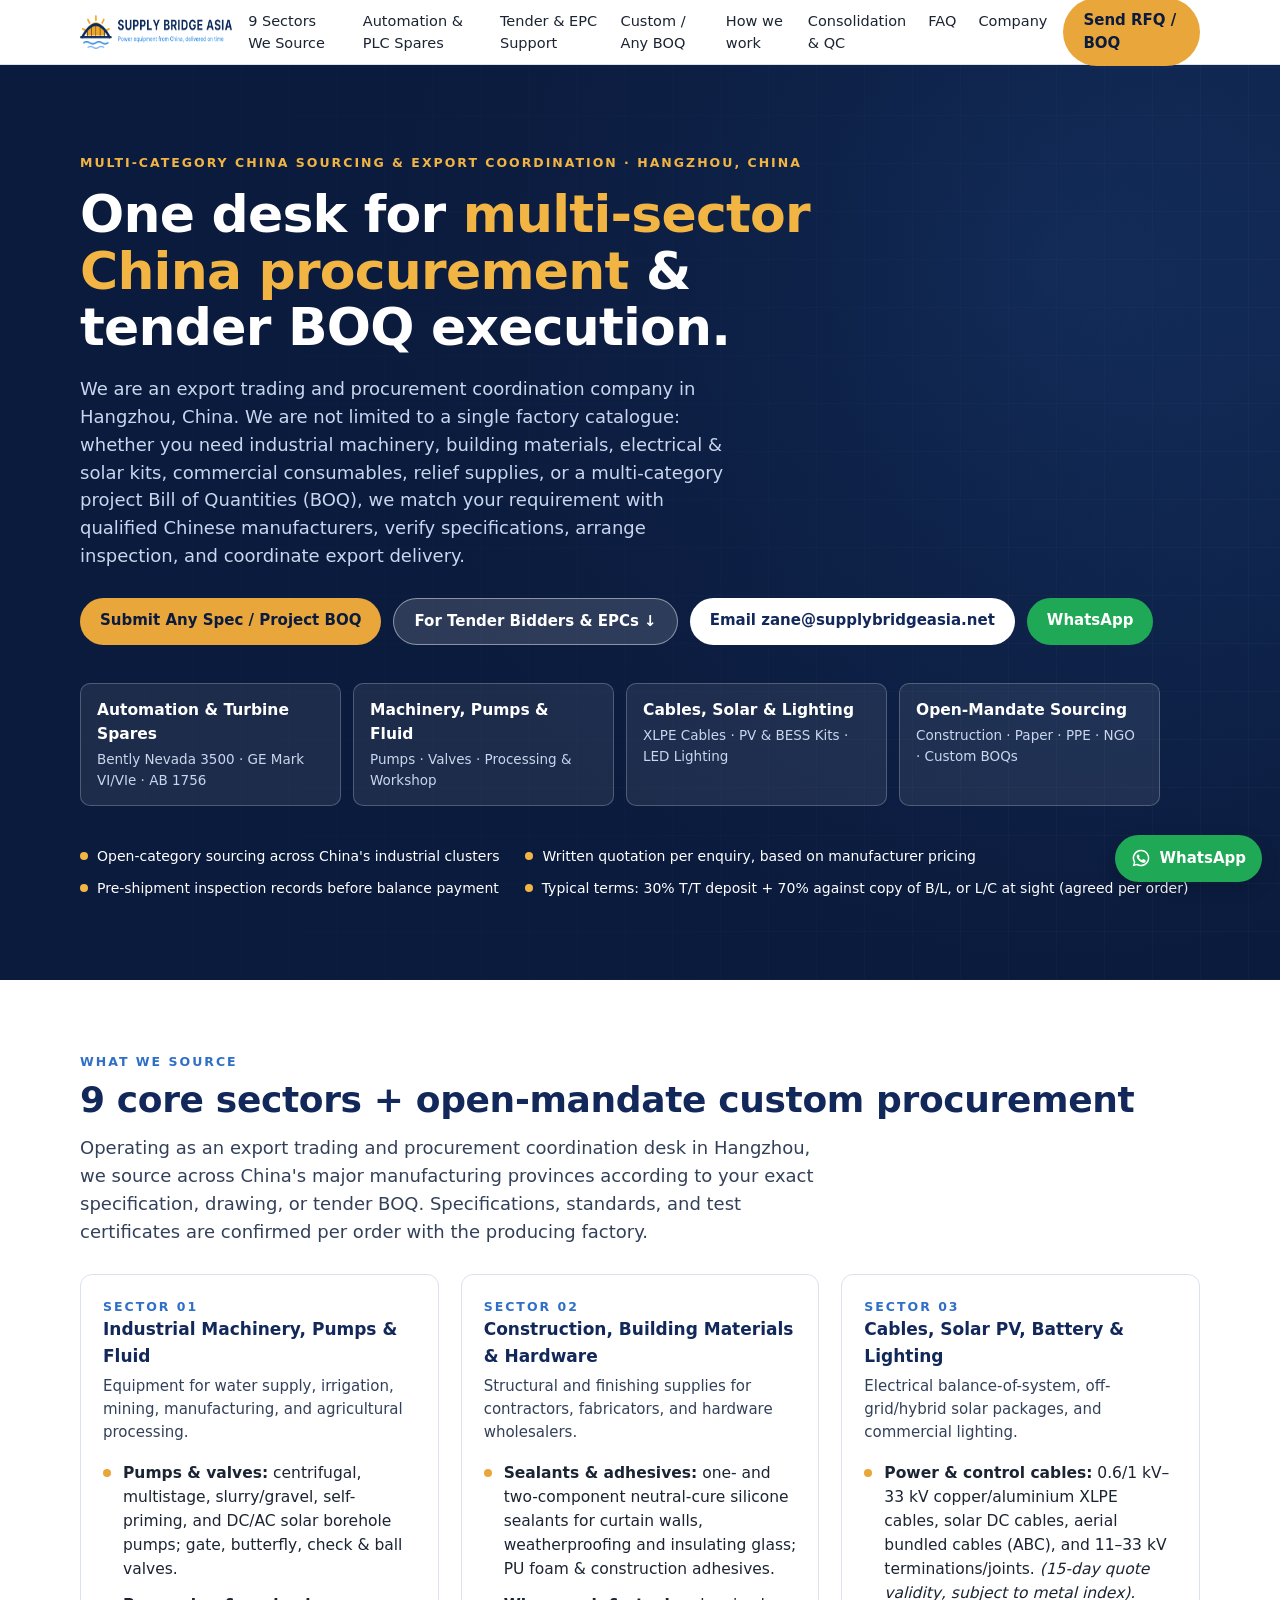
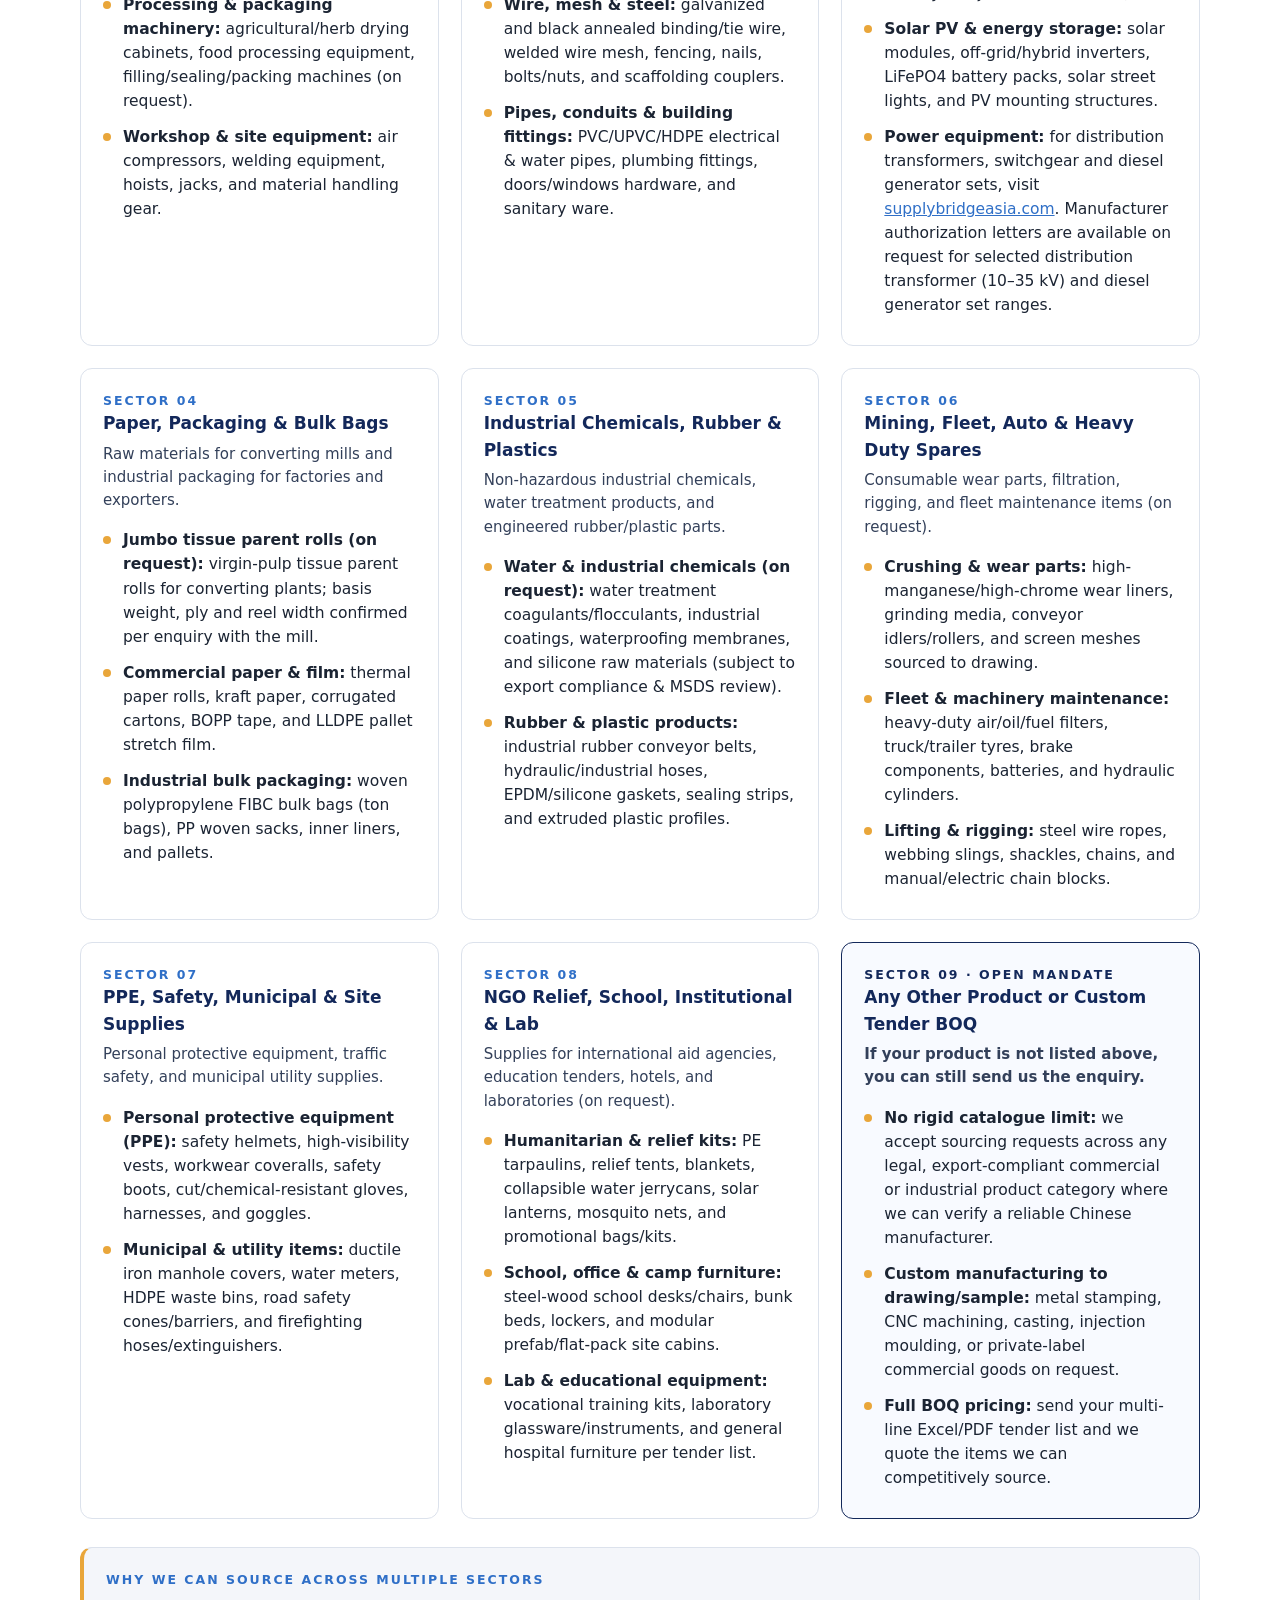
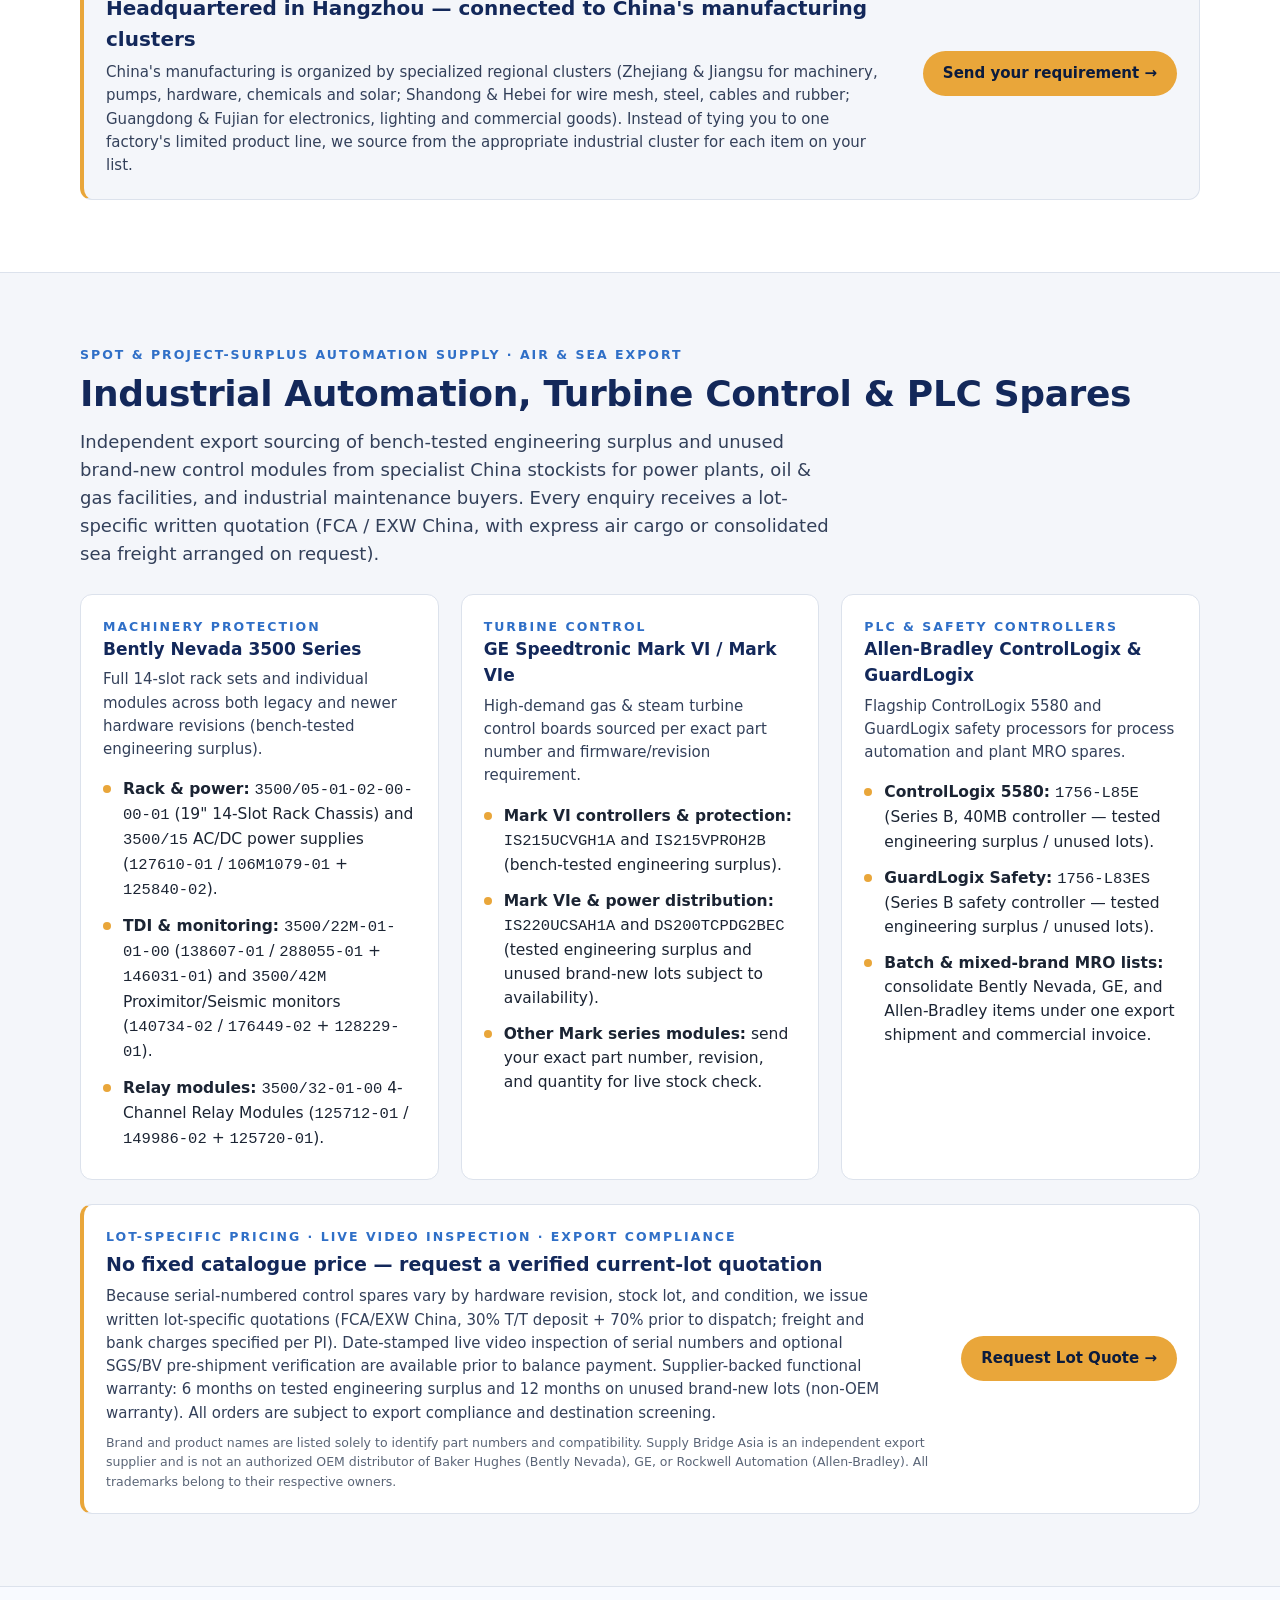
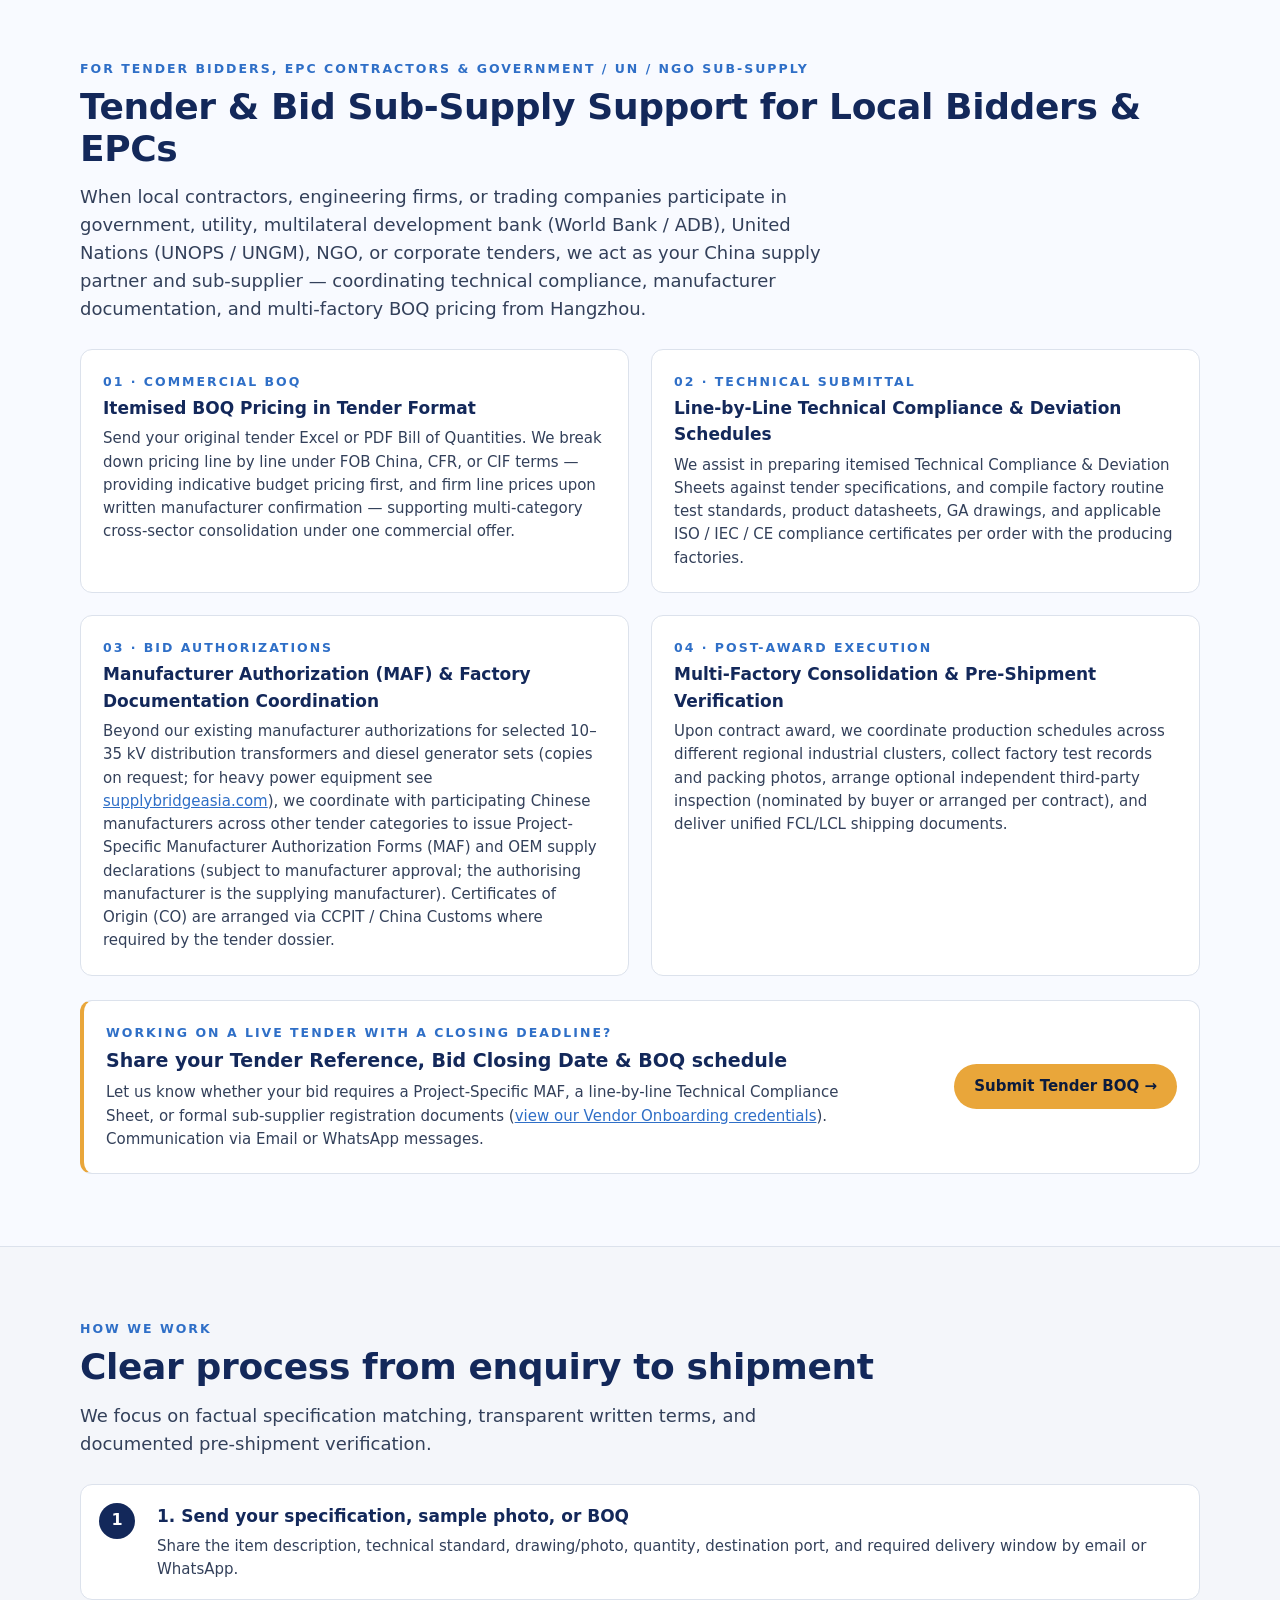
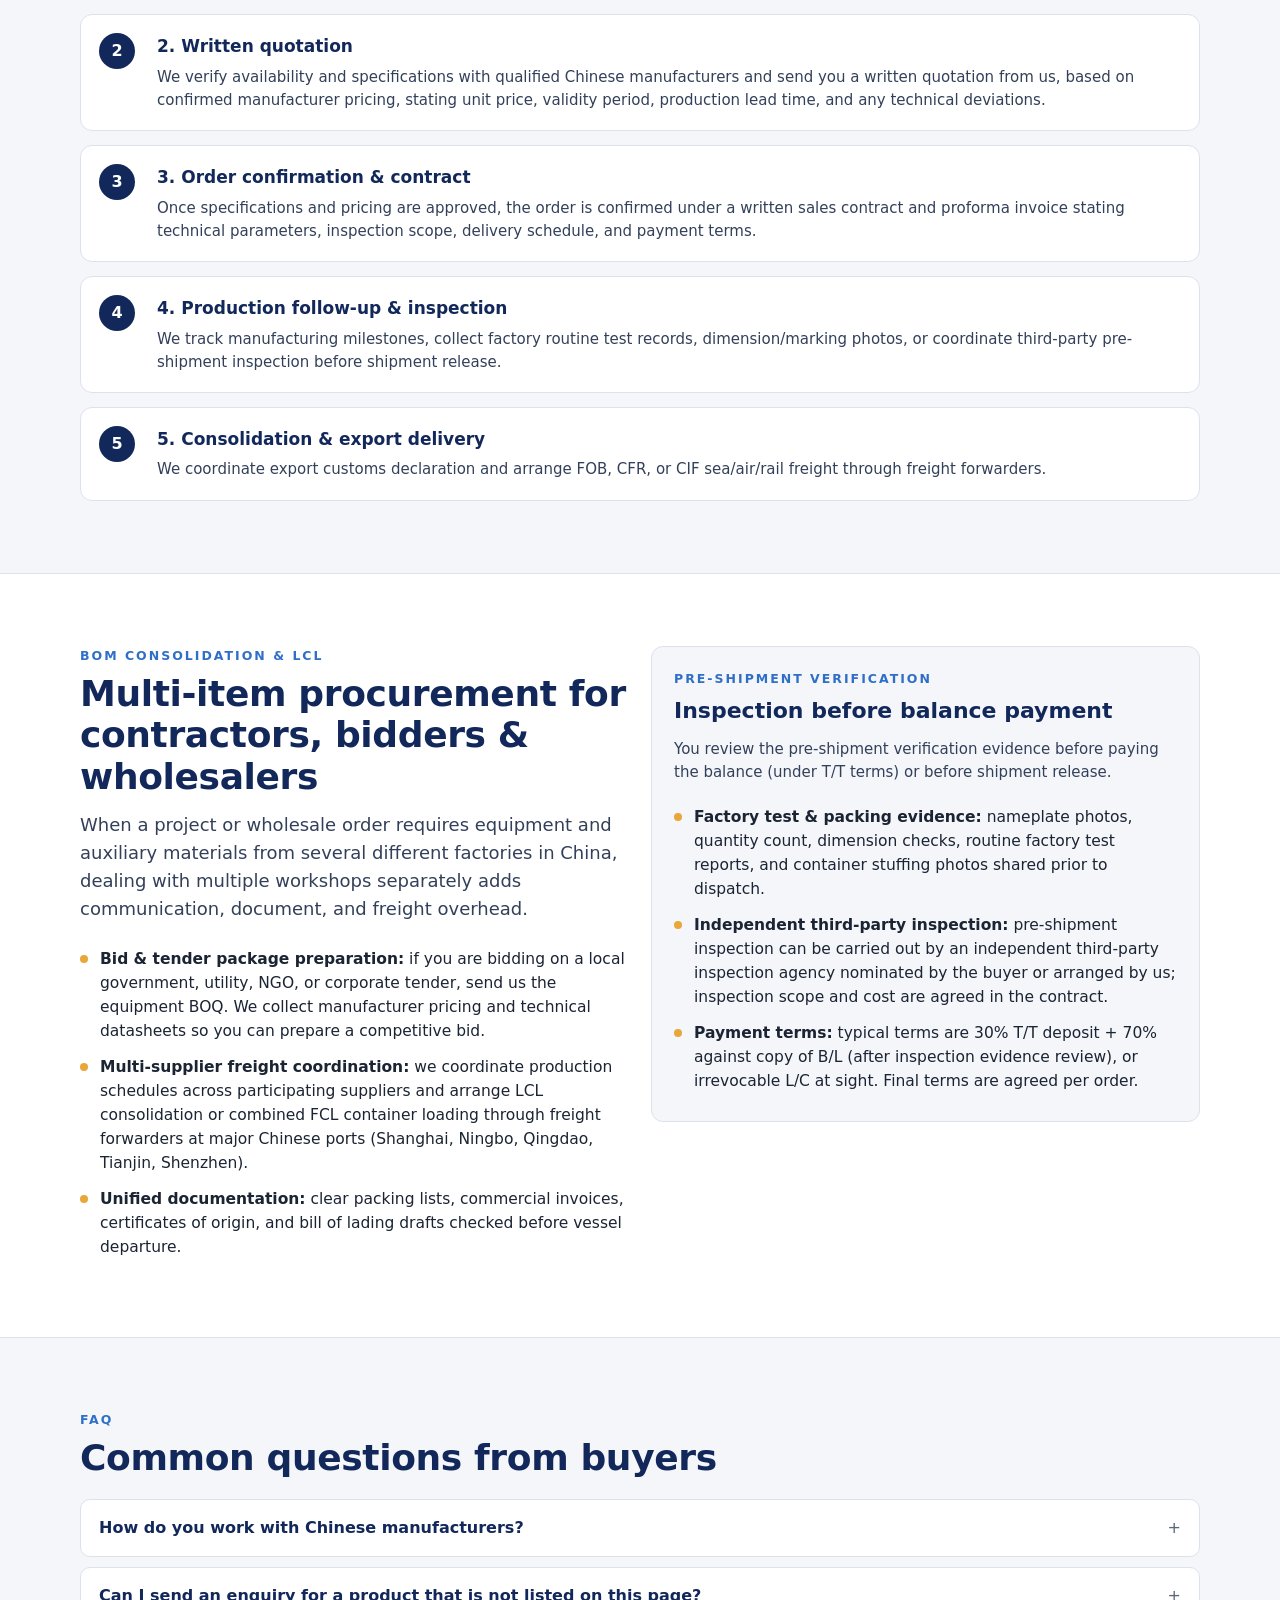
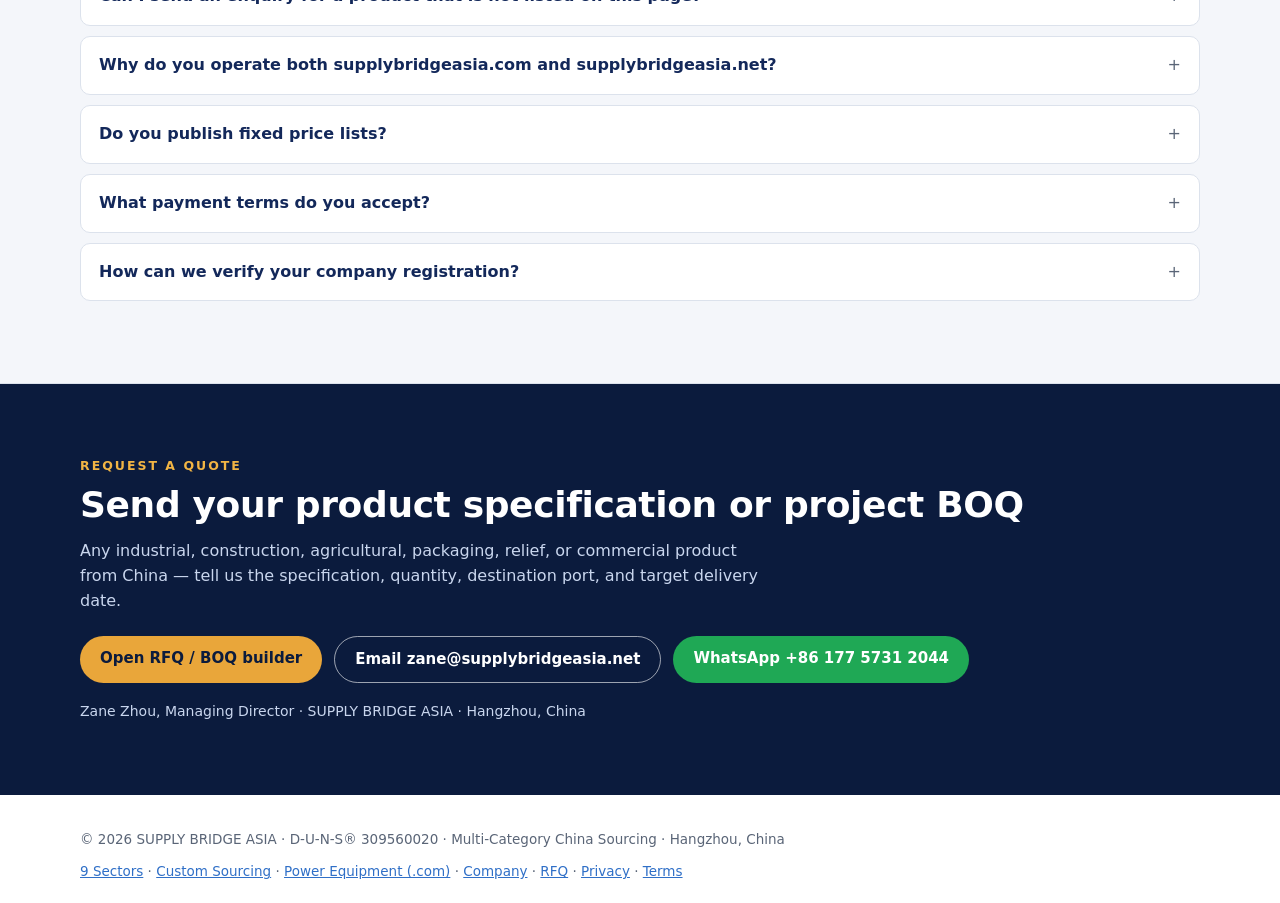
<file: index.html>
<!doctype html>
<html lang="en"><head>
<meta charset="utf-8"><meta name="viewport" content="width=device-width,initial-scale=1">
<title>Supply Bridge Asia | Multi-Category China Sourcing &amp; Project Supply Coordination</title>
<meta name="description" content="Multi-sector export trading and procurement coordination in Hangzhou, China. We source industrial machinery, pumps, construction materials, chemicals, cables, solar kits, packaging, PPE, NGO relief goods, and custom project BOQs from Chinese manufacturers.">
<link rel="canonical" href="https://supplybridgeasia.net/">
<meta property="og:type" content="website">
<meta property="og:site_name" content="Supply Bridge Asia – Multi-Sector China Sourcing">
<meta property="og:title" content="Supply Bridge Asia | Multi-Category China Sourcing &amp; Project Supply Coordination">
<meta property="og:description" content="Send your product specification or full project BOQ. We source across China's manufacturing clusters, verify specs, arrange inspection, and coordinate LCL/FCL export.">
<meta property="og:url" content="https://supplybridgeasia.net/">
<meta property="og:image" content="https://supplybridgeasia.net/assets/logo_icon.png">
<script type="application/ld+json">{"@context":"https://schema.org","@type":"Organization","name":"SUPPLY BRIDGE ASIA","description":"Multi-category export trading and procurement coordination company in Hangzhou, China.","url":"https://supplybridgeasia.net/","logo":"https://supplybridgeasia.net/assets/logo_icon.png","email":"zane@supplybridgeasia.net","address":{"@type":"PostalAddress","addressLocality":"Hangzhou","addressCountry":"CN"},"contactPoint":{"@type":"ContactPoint","contactType":"sales","email":"zane@supplybridgeasia.net","availableLanguage":["English"]}}</script>
<link rel="icon" href="assets/favicon.png">
<link rel="stylesheet" href="assets/site.css">
</head><body>
<header><div class="wrap nav">
  <a class="logo" href="index.html"><img src="assets/logo_h.png" alt="Supply Bridge Asia"></a>
  <ul>
    <li><a href="#categories">9 Sectors We Source</a></li>
    <li><a href="#automation-spares">Automation &amp; PLC Spares</a></li>
    <li><a href="#tender-support">Tender &amp; EPC Support</a></li>
    <li><a href="#open-mandate">Custom / Any BOQ</a></li>
    <li><a href="#how">How we work</a></li>
    <li><a href="#consolidation">Consolidation &amp; QC</a></li>
    <li><a href="#faq">FAQ</a></li>
    <li><a href="company.html">Company</a></li>
  </ul>
  <a class="btn" href="quote.html">Send RFQ / BOQ</a>
  <a class="menu btn ghost" href="quote.html">RFQ</a>
</div></header>

<section class="hero"><div class="bg"></div><div class="wrap">
  <div class="kick" style="color:#F2B544">Multi-Category China Sourcing &amp; Export Coordination · Hangzhou, China</div>
  <h1 style="margin-top:14px">One desk for <em>multi-sector China procurement</em> &amp; tender BOQ execution.</h1>
  <p>We are an export trading and procurement coordination company in Hangzhou, China. We are not limited to a single factory catalogue: whether you need industrial machinery, building materials, electrical &amp; solar kits, commercial consumables, relief supplies, or a multi-category project Bill of Quantities (BOQ), we match your requirement with qualified Chinese manufacturers, verify specifications, arrange inspection, and coordinate export delivery.</p>
  <div class="ctas">
    <a class="btn" href="quote.html">Submit Any Spec / Project BOQ</a>
    <a class="btn" style="background:rgba(255,255,255,.14);color:#fff;border:1.5px solid rgba(255,255,255,.45)" href="#tender-support">For Tender Bidders &amp; EPCs ↓</a>
    <a class="btn" style="background:#fff;color:#13285A" href="mailto:zane@supplybridgeasia.net?subject=RFQ%20%E2%80%93%20Supply%20Bridge%20Asia">Email zane@supplybridgeasia.net</a>
    <a class="btn wa" href="https://wa.me/8617757312044" target="_blank" rel="noopener">WhatsApp</a>
  </div>
  <div class="hl">
    <a href="#automation-spares"><b>Automation &amp; Turbine Spares</b><span>Bently Nevada 3500 · GE Mark VI/VIe · AB 1756</span></a>
    <a href="#sec-machinery"><b>Machinery, Pumps &amp; Fluid</b><span>Pumps · Valves · Processing &amp; Workshop</span></a>
    <a href="#sec-electrical"><b>Cables, Solar &amp; Lighting</b><span>XLPE Cables · PV &amp; BESS Kits · LED Lighting</span></a>
    <a href="#open-mandate"><b>Open-Mandate Sourcing</b><span>Construction · Paper · PPE · NGO · Custom BOQs</span></a>
  </div>
  <div class="facts">
    <span>Open-category sourcing across China's industrial clusters</span>
    <span>Written quotation per enquiry, based on manufacturer pricing</span>
    <span>Pre-shipment inspection records before balance payment</span>
    <span>Typical terms: 30% T/T deposit + 70% against copy of B/L, or L/C at sight (agreed per order)</span>
  </div>
</div></section>

<section id="categories"><div class="wrap">
  <div class="kick">What we source</div>
  <h2>9 core sectors + open-mandate custom procurement</h2>
  <p class="lead">Operating as an export trading and procurement coordination desk in Hangzhou, we source across China's major manufacturing provinces according to your exact specification, drawing, or tender BOQ. Specifications, standards, and test certificates are confirmed per order with the producing factory.</p>

  <div class="grid g3" style="margin-top:28px">
    <div class="card" id="sec-machinery">
      <div class="kick">Sector 01</div>
      <h3>Industrial Machinery, Pumps &amp; Fluid</h3>
      <p style="margin-top:6px">Equipment for water supply, irrigation, mining, manufacturing, and agricultural processing.</p>
      <ul class="t" style="margin-top:10px">
        <li><b>Pumps &amp; valves:</b> centrifugal, multistage, slurry/gravel, self-priming, and DC/AC solar borehole pumps; gate, butterfly, check &amp; ball valves.</li>
        <li><b>Processing &amp; packaging machinery:</b> agricultural/herb drying cabinets, food processing equipment, filling/sealing/packing machines (on request).</li>
        <li><b>Workshop &amp; site equipment:</b> air compressors, welding equipment, hoists, jacks, and material handling gear.</li>
      </ul>
    </div>

    <div class="card" id="sec-construction">
      <div class="kick">Sector 02</div>
      <h3>Construction, Building Materials &amp; Hardware</h3>
      <p style="margin-top:6px">Structural and finishing supplies for contractors, fabricators, and hardware wholesalers.</p>
      <ul class="t" style="margin-top:10px">
        <li><b>Sealants &amp; adhesives:</b> one- and two-component neutral-cure silicone sealants for curtain walls, weatherproofing and insulating glass; PU foam &amp; construction adhesives.</li>
        <li><b>Wire, mesh &amp; steel:</b> galvanized and black annealed binding/tie wire, welded wire mesh, fencing, nails, bolts/nuts, and scaffolding couplers.</li>
        <li><b>Pipes, conduits &amp; building fittings:</b> PVC/UPVC/HDPE electrical &amp; water pipes, plumbing fittings, doors/windows hardware, and sanitary ware.</li>
      </ul>
    </div>

    <div class="card" id="sec-electrical">
      <div class="kick">Sector 03</div>
      <h3>Cables, Solar PV, Battery &amp; Lighting</h3>
      <p style="margin-top:6px">Electrical balance-of-system, off-grid/hybrid solar packages, and commercial lighting.</p>
      <ul class="t" style="margin-top:10px">
        <li><b>Power &amp; control cables:</b> 0.6/1 kV–33 kV copper/aluminium XLPE cables, solar DC cables, aerial bundled cables (ABC), and 11–33 kV terminations/joints. <i>(15-day quote validity, subject to metal index).</i></li>
        <li><b>Solar PV &amp; energy storage:</b> solar modules, off-grid/hybrid inverters, LiFePO4 battery packs, solar street lights, and PV mounting structures.</li>
        <li><b>Power equipment:</b> for distribution transformers, switchgear and diesel generator sets, visit <a href="https://supplybridgeasia.com" target="_blank" rel="noopener">supplybridgeasia.com</a>. Manufacturer authorization letters are available on request for selected distribution transformer (10–35 kV) and diesel generator set ranges.</li>
      </ul>
    </div>

    <div class="card" id="sec-paper">
      <div class="kick">Sector 04</div>
      <h3>Paper, Packaging &amp; Bulk Bags</h3>
      <p style="margin-top:6px">Raw materials for converting mills and industrial packaging for factories and exporters.</p>
      <ul class="t" style="margin-top:10px">
        <li><b>Jumbo tissue parent rolls (on request):</b> virgin-pulp tissue parent rolls for converting plants; basis weight, ply and reel width confirmed per enquiry with the mill.</li>
        <li><b>Commercial paper &amp; film:</b> thermal paper rolls, kraft paper, corrugated cartons, BOPP tape, and LLDPE pallet stretch film.</li>
        <li><b>Industrial bulk packaging:</b> woven polypropylene FIBC bulk bags (ton bags), PP woven sacks, inner liners, and pallets.</li>
      </ul>
    </div>

    <div class="card" id="sec-chemicals">
      <div class="kick">Sector 05</div>
      <h3>Industrial Chemicals, Rubber &amp; Plastics</h3>
      <p style="margin-top:6px">Non-hazardous industrial chemicals, water treatment products, and engineered rubber/plastic parts.</p>
      <ul class="t" style="margin-top:10px">
        <li><b>Water &amp; industrial chemicals (on request):</b> water treatment coagulants/flocculants, industrial coatings, waterproofing membranes, and silicone raw materials (subject to export compliance &amp; MSDS review).</li>
        <li><b>Rubber &amp; plastic products:</b> industrial rubber conveyor belts, hydraulic/industrial hoses, EPDM/silicone gaskets, sealing strips, and extruded plastic profiles.</li>
      </ul>
    </div>

    <div class="card" id="sec-mining">
      <div class="kick">Sector 06</div>
      <h3>Mining, Fleet, Auto &amp; Heavy Duty Spares</h3>
      <p style="margin-top:6px">Consumable wear parts, filtration, rigging, and fleet maintenance items (on request).</p>
      <ul class="t" style="margin-top:10px">
        <li><b>Crushing &amp; wear parts:</b> high-manganese/high-chrome wear liners, grinding media, conveyor idlers/rollers, and screen meshes sourced to drawing.</li>
        <li><b>Fleet &amp; machinery maintenance:</b> heavy-duty air/oil/fuel filters, truck/trailer tyres, brake components, batteries, and hydraulic cylinders.</li>
        <li><b>Lifting &amp; rigging:</b> steel wire ropes, webbing slings, shackles, chains, and manual/electric chain blocks.</li>
      </ul>
    </div>

    <div class="card" id="sec-safety">
      <div class="kick">Sector 07</div>
      <h3>PPE, Safety, Municipal &amp; Site Supplies</h3>
      <p style="margin-top:6px">Personal protective equipment, traffic safety, and municipal utility supplies.</p>
      <ul class="t" style="margin-top:10px">
        <li><b>Personal protective equipment (PPE):</b> safety helmets, high-visibility vests, workwear coveralls, safety boots, cut/chemical-resistant gloves, harnesses, and goggles.</li>
        <li><b>Municipal &amp; utility items:</b> ductile iron manhole covers, water meters, HDPE waste bins, road safety cones/barriers, and firefighting hoses/extinguishers.</li>
      </ul>
    </div>

    <div class="card" id="sec-ngo">
      <div class="kick">Sector 08</div>
      <h3>NGO Relief, School, Institutional &amp; Lab</h3>
      <p style="margin-top:6px">Supplies for international aid agencies, education tenders, hotels, and laboratories (on request).</p>
      <ul class="t" style="margin-top:10px">
        <li><b>Humanitarian &amp; relief kits:</b> PE tarpaulins, relief tents, blankets, collapsible water jerrycans, solar lanterns, mosquito nets, and promotional bags/kits.</li>
        <li><b>School, office &amp; camp furniture:</b> steel-wood school desks/chairs, bunk beds, lockers, and modular prefab/flat-pack site cabins.</li>
        <li><b>Lab &amp; educational equipment:</b> vocational training kits, laboratory glassware/instruments, and general hospital furniture per tender list.</li>
      </ul>
    </div>

    <div class="card" id="open-mandate" style="border-color:var(--navy);background:#F8FAFF">
      <div class="kick" style="color:var(--navy)">Sector 09 · Open Mandate</div>
      <h3>Any Other Product or Custom Tender BOQ</h3>
      <p style="margin-top:6px"><b>If your product is not listed above, you can still send us the enquiry.</b></p>
      <ul class="t" style="margin-top:10px">
        <li><b>No rigid catalogue limit:</b> we accept sourcing requests across any legal, export-compliant commercial or industrial product category where we can verify a reliable Chinese manufacturer.</li>
        <li><b>Custom manufacturing to drawing/sample:</b> metal stamping, CNC machining, casting, injection moulding, or private-label commercial goods on request.</li>
        <li><b>Full BOQ pricing:</b> send your multi-line Excel/PDF tender list and we quote the items we can competitively source.</li>
      </ul>
    </div>
  </div>

  <div class="card promise" style="margin-top:28px;background:var(--bg)">
    <div>
      <div class="kick">Why we can source across multiple sectors</div>
      <h3 style="font-size:20px;margin-top:4px">Headquartered in Hangzhou — connected to China's manufacturing clusters</h3>
      <p style="margin-top:6px;max-width:780px">China's manufacturing is organized by specialized regional clusters (Zhejiang &amp; Jiangsu for machinery, pumps, hardware, chemicals and solar; Shandong &amp; Hebei for wire mesh, steel, cables and rubber; Guangdong &amp; Fujian for electronics, lighting and commercial goods). Instead of tying you to one factory's limited product line, we source from the appropriate industrial cluster for each item on your list.</p>
    </div>
    <a class="btn" href="quote.html">Send your requirement →</a>
  </div>
</div></section>

<section id="automation-spares" class="alt"><div class="wrap">
  <div class="kick">Spot &amp; Project-Surplus Automation Supply · Air &amp; Sea Export</div>
  <h2>Industrial Automation, Turbine Control &amp; PLC Spares</h2>
  <p class="lead">Independent export sourcing of bench-tested engineering surplus and unused brand-new control modules from specialist China stockists for power plants, oil &amp; gas facilities, and industrial maintenance buyers. Every enquiry receives a lot-specific written quotation (FCA / EXW China, with express air cargo or consolidated sea freight arranged on request).</p>

  <div class="grid g3" style="margin-top:26px">
    <div class="card">
      <div class="kick">Machinery Protection</div>
      <h3>Bently Nevada 3500 Series</h3>
      <p style="margin-top:6px">Full 14-slot rack sets and individual modules across both legacy and newer hardware revisions (bench-tested engineering surplus).</p>
      <ul class="t" style="margin-top:10px">
        <li><b>Rack &amp; power:</b> <code>3500/05-01-02-00-00-01</code> (19" 14-Slot Rack Chassis) and <code>3500/15</code> AC/DC power supplies (<code>127610-01</code> / <code>106M1079-01</code> + <code>125840-02</code>).</li>
        <li><b>TDI &amp; monitoring:</b> <code>3500/22M-01-01-00</code> (<code>138607-01</code> / <code>288055-01</code> + <code>146031-01</code>) and <code>3500/42M</code> Proximitor/Seismic monitors (<code>140734-02</code> / <code>176449-02</code> + <code>128229-01</code>).</li>
        <li><b>Relay modules:</b> <code>3500/32-01-00</code> 4-Channel Relay Modules (<code>125712-01</code> / <code>149986-02</code> + <code>125720-01</code>).</li>
      </ul>
    </div>

    <div class="card">
      <div class="kick">Turbine Control</div>
      <h3>GE Speedtronic Mark VI / Mark VIe</h3>
      <p style="margin-top:6px">High-demand gas &amp; steam turbine control boards sourced per exact part number and firmware/revision requirement.</p>
      <ul class="t" style="margin-top:10px">
        <li><b>Mark VI controllers &amp; protection:</b> <code>IS215UCVGH1A</code> and <code>IS215VPROH2B</code> (bench-tested engineering surplus).</li>
        <li><b>Mark VIe &amp; power distribution:</b> <code>IS220UCSAH1A</code> and <code>DS200TCPDG2BEC</code> (tested engineering surplus and unused brand-new lots subject to availability).</li>
        <li><b>Other Mark series modules:</b> send your exact part number, revision, and quantity for live stock check.</li>
      </ul>
    </div>

    <div class="card">
      <div class="kick">PLC &amp; Safety Controllers</div>
      <h3>Allen-Bradley ControlLogix &amp; GuardLogix</h3>
      <p style="margin-top:6px">Flagship ControlLogix 5580 and GuardLogix safety processors for process automation and plant MRO spares.</p>
      <ul class="t" style="margin-top:10px">
        <li><b>ControlLogix 5580:</b> <code>1756-L85E</code> (Series B, 40MB controller — tested engineering surplus / unused lots).</li>
        <li><b>GuardLogix Safety:</b> <code>1756-L83ES</code> (Series B safety controller — tested engineering surplus / unused lots).</li>
        <li><b>Batch &amp; mixed-brand MRO lists:</b> consolidate Bently Nevada, GE, and Allen-Bradley items under one export shipment and commercial invoice.</li>
      </ul>
    </div>
  </div>

  <div class="card promise" style="margin-top:24px;background:#fff">
    <div>
      <div class="kick">Lot-Specific Pricing · Live Video Inspection · Export Compliance</div>
      <h3 style="font-size:19px;margin-top:4px">No fixed catalogue price — request a verified current-lot quotation</h3>
      <p style="margin-top:6px;max-width:780px">Because serial-numbered control spares vary by hardware revision, stock lot, and condition, we issue written lot-specific quotations (FCA/EXW China, 30% T/T deposit + 70% prior to dispatch; freight and bank charges specified per PI). Date-stamped live video inspection of serial numbers and optional SGS/BV pre-shipment verification are available prior to balance payment. Supplier-backed functional warranty: 6 months on tested engineering surplus and 12 months on unused brand-new lots (non-OEM warranty). All orders are subject to export compliance and destination screening.</p>
      <p style="margin-top:8px;font-size:12.5px;color:var(--mute)">Brand and product names are listed solely to identify part numbers and compatibility. Supply Bridge Asia is an independent export supplier and is not an authorized OEM distributor of Baker Hughes (Bently Nevada), GE, or Rockwell Automation (Allen-Bradley). All trademarks belong to their respective owners.</p>
    </div>
    <a class="btn" href="quote.html">Request Lot Quote →</a>
  </div>
</div></section>

<section id="tender-support" style="background:#F8FAFF"><div class="wrap">
  <div class="kick">For Tender Bidders, EPC Contractors &amp; Government / UN / NGO Sub-Supply</div>
  <h2>Tender &amp; Bid Sub-Supply Support for Local Bidders &amp; EPCs</h2>
  <p class="lead">When local contractors, engineering firms, or trading companies participate in government, utility, multilateral development bank (World Bank / ADB), United Nations (UNOPS / UNGM), NGO, or corporate tenders, we act as your China supply partner and sub-supplier — coordinating technical compliance, manufacturer documentation, and multi-factory BOQ pricing from Hangzhou.</p>

  <div class="grid g2" style="margin-top:26px">
    <div class="card">
      <div class="kick">01 · Commercial BOQ</div>
      <h3 style="margin-top:4px">Itemised BOQ Pricing in Tender Format</h3>
      <p style="margin-top:6px">Send your original tender Excel or PDF Bill of Quantities. We break down pricing line by line under FOB China, CFR, or CIF terms — providing indicative budget pricing first, and firm line prices upon written manufacturer confirmation — supporting multi-category cross-sector consolidation under one commercial offer.</p>
    </div>
    <div class="card">
      <div class="kick">02 · Technical Submittal</div>
      <h3 style="margin-top:4px">Line-by-Line Technical Compliance &amp; Deviation Schedules</h3>
      <p style="margin-top:6px">We assist in preparing itemised Technical Compliance &amp; Deviation Sheets against tender specifications, and compile factory routine test standards, product datasheets, GA drawings, and applicable ISO / IEC / CE compliance certificates per order with the producing factories.</p>
    </div>
    <div class="card">
      <div class="kick">03 · Bid Authorizations</div>
      <h3 style="margin-top:4px">Manufacturer Authorization (MAF) &amp; Factory Documentation Coordination</h3>
      <p style="margin-top:6px">Beyond our existing manufacturer authorizations for selected 10–35 kV distribution transformers and diesel generator sets (copies on request; for heavy power equipment see <a href="https://supplybridgeasia.com" target="_blank" rel="noopener">supplybridgeasia.com</a>), we coordinate with participating Chinese manufacturers across other tender categories to issue Project-Specific Manufacturer Authorization Forms (MAF) and OEM supply declarations (subject to manufacturer approval; the authorising manufacturer is the supplying manufacturer). Certificates of Origin (CO) are arranged via CCPIT / China Customs where required by the tender dossier.</p>
    </div>
    <div class="card">
      <div class="kick">04 · Post-Award Execution</div>
      <h3 style="margin-top:4px">Multi-Factory Consolidation &amp; Pre-Shipment Verification</h3>
      <p style="margin-top:6px">Upon contract award, we coordinate production schedules across different regional industrial clusters, collect factory test records and packing photos, arrange optional independent third-party inspection (nominated by buyer or arranged per contract), and deliver unified FCL/LCL shipping documents.</p>
    </div>
  </div>

  <div class="card promise" style="margin-top:24px;background:#fff">
    <div>
      <div class="kick">Working on a live tender with a closing deadline?</div>
      <h3 style="font-size:19px;margin-top:4px">Share your Tender Reference, Bid Closing Date &amp; BOQ schedule</h3>
      <p style="margin-top:6px;max-width:760px">Let us know whether your bid requires a Project-Specific MAF, a line-by-line Technical Compliance Sheet, or formal sub-supplier registration documents (<a href="company.html#vendor-onboarding">view our Vendor Onboarding credentials</a>). Communication via Email or WhatsApp messages.</p>
    </div>
    <a class="btn" href="quote.html">Submit Tender BOQ →</a>
  </div>
</div></section>

<section id="how" class="alt"><div class="wrap">
  <div class="kick">How we work</div>
  <h2>Clear process from enquiry to shipment</h2>
  <p class="lead">We focus on factual specification matching, transparent written terms, and documented pre-shipment verification.</p>
  <div class="steps" style="margin-top:26px">
    <div class="step"><div><h3>1. Send your specification, sample photo, or BOQ</h3><p>Share the item description, technical standard, drawing/photo, quantity, destination port, and required delivery window by email or WhatsApp.</p></div></div>
    <div class="step"><div><h3>2. Written quotation</h3><p>We verify availability and specifications with qualified Chinese manufacturers and send you a written quotation from us, based on confirmed manufacturer pricing, stating unit price, validity period, production lead time, and any technical deviations.</p></div></div>
    <div class="step"><div><h3>3. Order confirmation &amp; contract</h3><p>Once specifications and pricing are approved, the order is confirmed under a written sales contract and proforma invoice stating technical parameters, inspection scope, delivery schedule, and payment terms.</p></div></div>
    <div class="step"><div><h3>4. Production follow-up &amp; inspection</h3><p>We track manufacturing milestones, collect factory routine test records, dimension/marking photos, or coordinate third-party pre-shipment inspection before shipment release.</p></div></div>
    <div class="step"><div><h3>5. Consolidation &amp; export delivery</h3><p>We coordinate export customs declaration and arrange FOB, CFR, or CIF sea/air/rail freight through freight forwarders.</p></div></div>
  </div>
</div></section>

<section id="consolidation"><div class="wrap">
  <div class="grid g2" style="align-items:start">
    <div>
      <div class="kick">BOM Consolidation &amp; LCL</div>
      <h2>Multi-item procurement for contractors, bidders &amp; wholesalers</h2>
      <p class="lead" style="margin-top:12px">When a project or wholesale order requires equipment and auxiliary materials from several different factories in China, dealing with multiple workshops separately adds communication, document, and freight overhead.</p>
      <ul class="t" style="margin-top:18px">
        <li><b>Bid &amp; tender package preparation:</b> if you are bidding on a local government, utility, NGO, or corporate tender, send us the equipment BOQ. We collect manufacturer pricing and technical datasheets so you can prepare a competitive bid.</li>
        <li><b>Multi-supplier freight coordination:</b> we coordinate production schedules across participating suppliers and arrange LCL consolidation or combined FCL container loading through freight forwarders at major Chinese ports (Shanghai, Ningbo, Qingdao, Tianjin, Shenzhen).</li>
        <li><b>Unified documentation:</b> clear packing lists, commercial invoices, certificates of origin, and bill of lading drafts checked before vessel departure.</li>
      </ul>
    </div>
    <div id="inspection" class="card" style="background:var(--bg)">
      <div class="kick">Pre-shipment verification</div>
      <h3 style="font-size:22px;margin-top:6px">Inspection before balance payment</h3>
      <p style="margin-top:10px">You review the pre-shipment verification evidence before paying the balance (under T/T terms) or before shipment release.</p>
      <ul class="t" style="margin-top:14px">
        <li><b>Factory test &amp; packing evidence:</b> nameplate photos, quantity count, dimension checks, routine factory test reports, and container stuffing photos shared prior to dispatch.</li>
        <li><b>Independent third-party inspection:</b> pre-shipment inspection can be carried out by an independent third-party inspection agency nominated by the buyer or arranged by us; inspection scope and cost are agreed in the contract.</li>
        <li><b>Payment terms:</b> typical terms are 30% T/T deposit + 70% against copy of B/L (after inspection evidence review), or irrevocable L/C at sight. Final terms are agreed per order.</li>
      </ul>
    </div>
  </div>
</div></section>

<section id="faq" class="alt"><div class="wrap">
  <div class="kick">FAQ</div>
  <h2>Common questions from buyers</h2>
  <div class="faq" style="margin-top:20px">
    <details><summary>How do you work with Chinese manufacturers?</summary><p>SUPPLY BRIDGE ASIA is a trading and procurement coordination company based in Hangzhou, China. For selected distribution transformers (10–35 kV) and diesel generator sets, we hold direct manufacturer authorizations (letters available on request). For all other industrial, construction, chemical, packaging, and commercial categories, we work with Chinese manufacturers on a per-project sourcing and coordination basis, confirming specifications and certificates per order with the producing factory.</p></details>
    <details><summary>Can I send an enquiry for a product that is not listed on this page?</summary><p>Yes. The 9 sectors above are examples of common requests, not a restrictive limit. As long as the product is legal and export-compliant from China, you can send us your specification, target quantity, or sample photo, and we will check availability and pricing with suitable Chinese manufacturers.</p></details>
    <details><summary>Why do you operate both supplybridgeasia.com and supplybridgeasia.net?</summary><p>Both domains belong to the same company, <b>SUPPLY BRIDGE ASIA</b>. <a href="https://supplybridgeasia.com">supplybridgeasia.com</a> is dedicated to our Power Equipment line (transformers, switchgear, and generator sets), while <b>supplybridgeasia.net</b> serves our multi-category Industrial, Commercial &amp; Project Sourcing requests across all sectors.</p></details>
    <details><summary>Do you publish fixed price lists?</summary><p>No fixed price list is published on this portal because raw material costs (copper, aluminium, silicone monomer, steel, wood pulp, resins) and custom specifications vary by order. Every enquiry receives a written quotation from us, based on confirmed manufacturer pricing, with a clear validity period (typically 15 days for copper/aluminium cables and transformers).</p></details>
    <details><summary>What payment terms do you accept?</summary><p>Standard export terms are 30% T/T deposit + 70% T/T balance prior to shipment (after pre-shipment inspection and factory test evidence review), or 100% irrevocable L/C at sight from prime international banks. Final contracting terms are agreed per order.</p></details>
    <details><summary>How can we verify your company registration?</summary><p>You can verify our D-U-N-S® Number (<b>309560020</b>) on Dun &amp; Bradstreet and our UNGM Vendor ID (<b>1273282</b>) on the United Nations Global Marketplace. See full verification details on our <a href="company.html">Company page</a>.</p></details>
  </div>
</div></section>

<section id="contact" class="cta"><div class="wrap">
  <div class="kick" style="color:#F2B544">Request a quote</div>
  <h2>Send your product specification or project BOQ</h2>
  <p style="max-width:680px">Any industrial, construction, agricultural, packaging, relief, or commercial product from China — tell us the specification, quantity, destination port, and target delivery date.</p>
  <div class="ctas" style="display:flex;gap:12px;flex-wrap:wrap;margin-top:22px">
    <a class="btn" href="quote.html">Open RFQ / BOQ builder</a>
    <a class="btn ghost" style="color:#fff;border-color:rgba(255,255,255,.6)" href="mailto:zane@supplybridgeasia.net?subject=RFQ%20%E2%80%93%20Supply%20Bridge%20Asia">Email zane@supplybridgeasia.net</a>
    <a class="btn wa" href="https://wa.me/8617757312044" target="_blank" rel="noopener">WhatsApp +86 177 5731 2044</a>
  </div>
  <p style="margin-top:18px;font-size:14px">Zane Zhou, Managing Director · SUPPLY BRIDGE ASIA · Hangzhou, China</p>
</div></section>

<footer><div class="wrap">
  <span>© 2026 SUPPLY BRIDGE ASIA · D-U-N-S® 309560020 · Multi-Category China Sourcing · Hangzhou, China</span>
  <span><a href="#categories">9 Sectors</a> · <a href="#open-mandate">Custom Sourcing</a> · <a href="https://supplybridgeasia.com" target="_blank" rel="noopener">Power Equipment (.com)</a> · <a href="company.html">Company</a> · <a href="quote.html">RFQ</a> · <a href="privacy.html">Privacy</a> · <a href="terms.html">Terms</a></span>
</div></footer>

<a class="wafab" href="https://wa.me/8617757312044" target="_blank" rel="noopener" aria-label="Chat on WhatsApp"><svg viewBox="0 0 24 24" aria-hidden="true"><path d="M12 2a10 10 0 0 0-8.6 15.1L2 22l5-1.3A10 10 0 1 0 12 2zm0 18.2a8.2 8.2 0 0 1-4.2-1.2l-.3-.2-3 .8.8-2.9-.2-.3A8.2 8.2 0 1 1 12 20.2zm4.5-6.1c-.2-.1-1.5-.7-1.7-.8s-.4-.1-.6.1-.7.8-.8 1-.3.2-.5.1a6.7 6.7 0 0 1-3.3-2.9c-.2-.4.2-.4.7-1.3.1-.2 0-.3 0-.4l-.8-1.8c-.2-.5-.4-.4-.6-.4h-.5a1 1 0 0 0-.7.3 3 3 0 0 0-.9 2.2 5.2 5.2 0 0 0 1.1 2.8 11.9 11.9 0 0 0 4.6 4c1.7.7 2.4.8 3.2.7a2.8 2.8 0 0 0 1.8-1.3 2.3 2.3 0 0 0 .2-1.3c-.1-.1-.3-.2-.5-.3z"/></svg><span>WhatsApp</span></a>
</body></html>
</file>
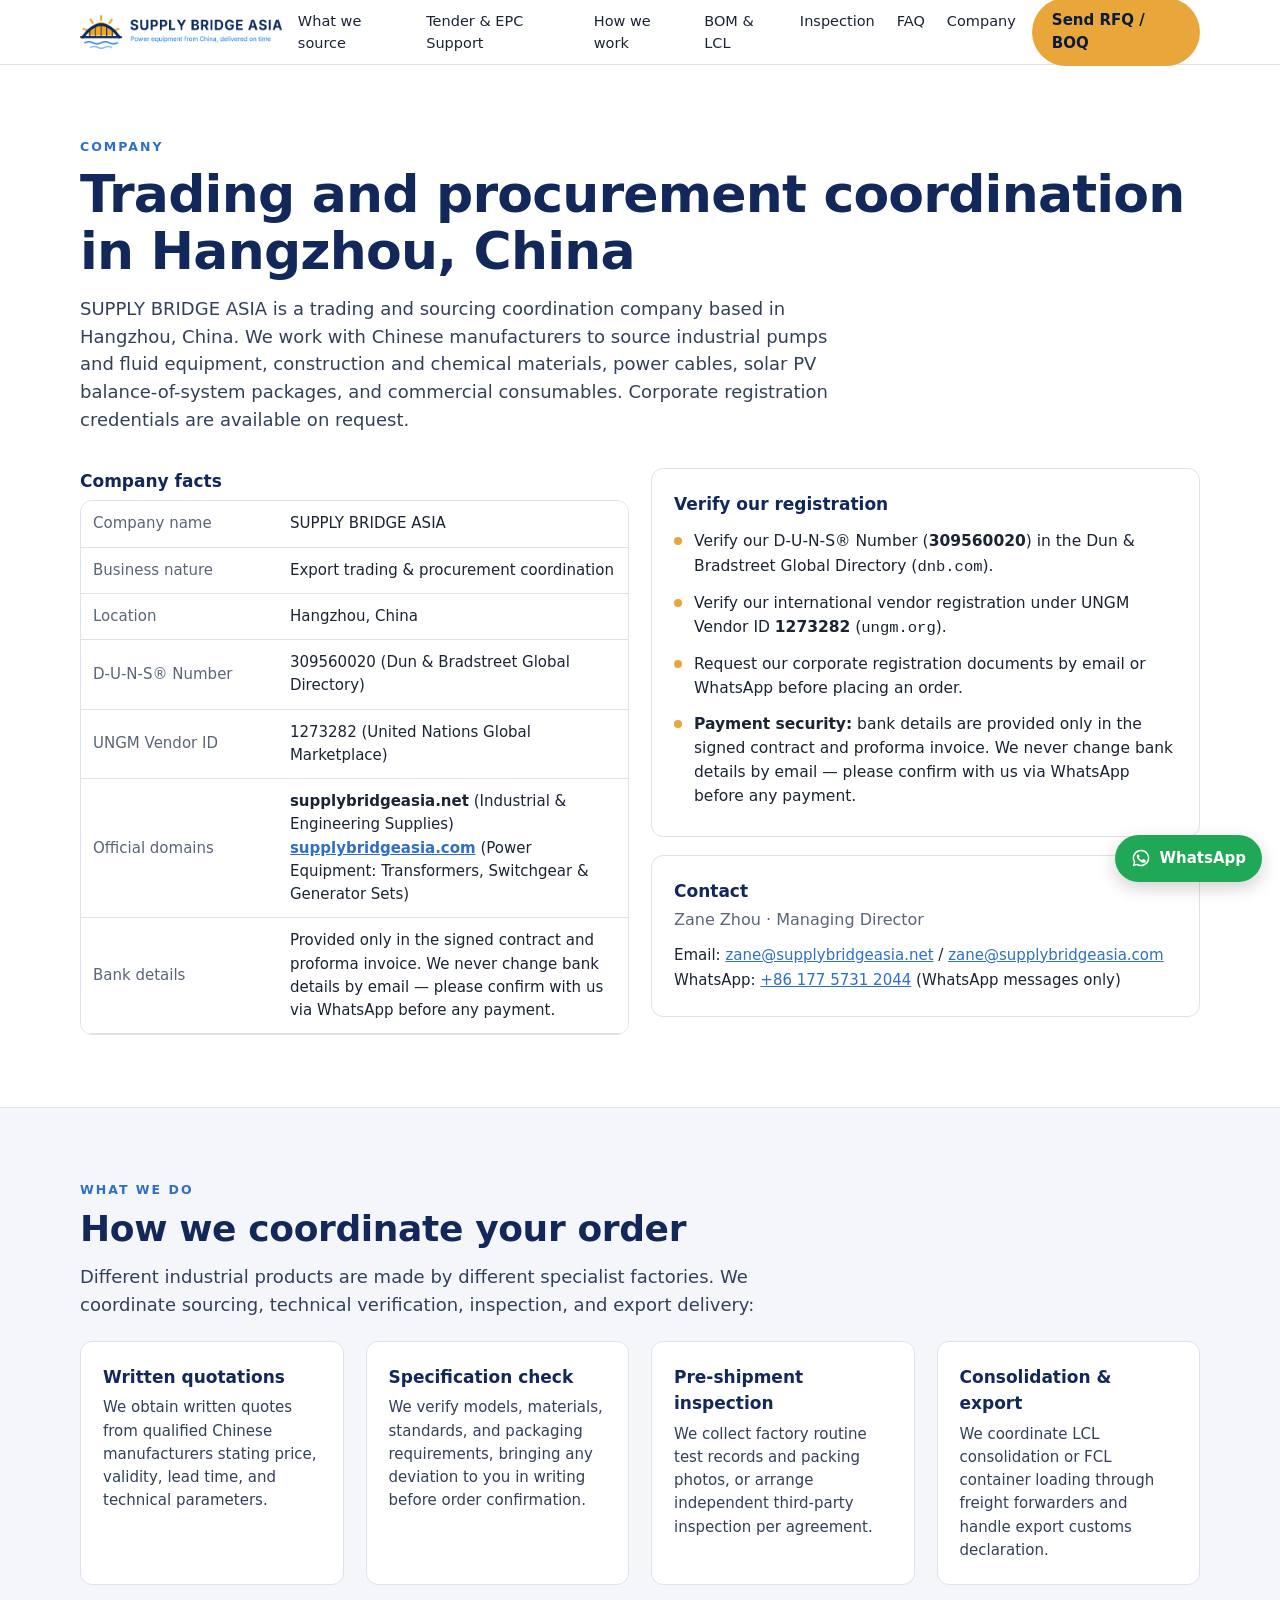
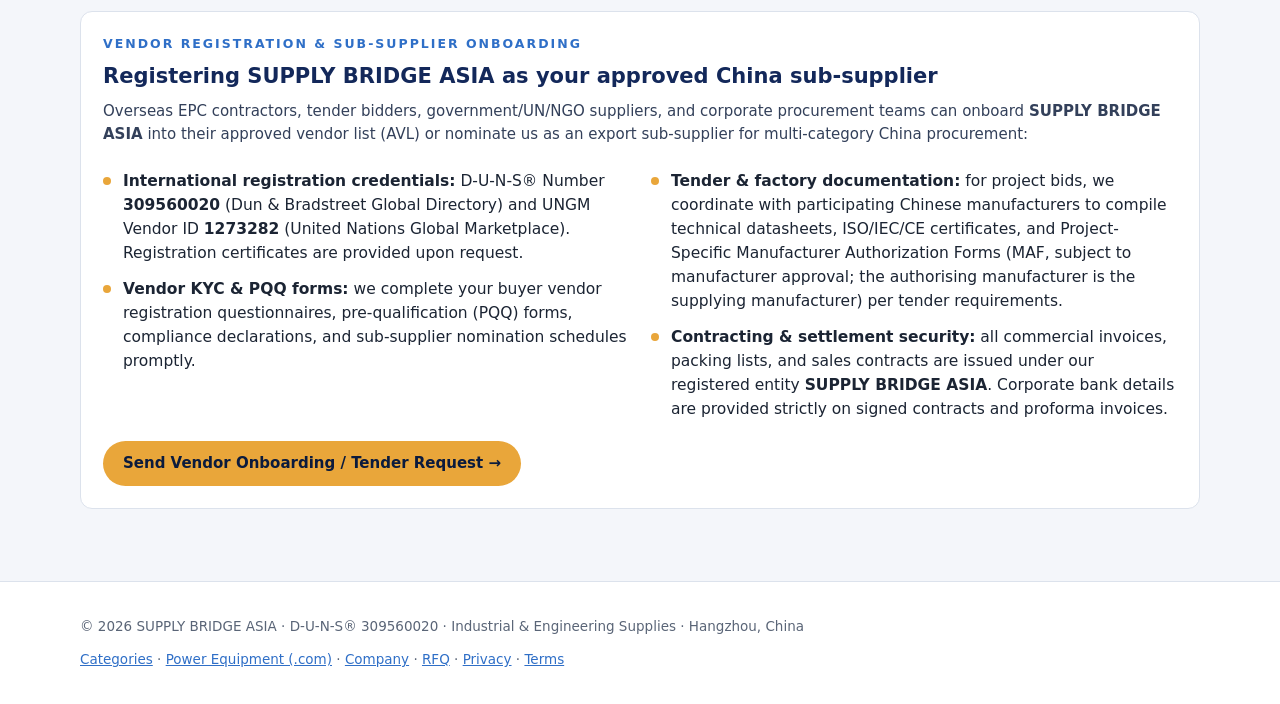
<file: company.html>
<!doctype html>
<html lang="en"><head>
<meta charset="utf-8"><meta name="viewport" content="width=device-width,initial-scale=1">
<title>Company | Supply Bridge Asia – Industrial &amp; Engineering Supplies</title>
<meta name="description" content="SUPPLY BRIDGE ASIA, trading and procurement coordination company in Hangzhou, China. D-U-N-S® 309560020, UNGM Vendor ID 1273282, verification guide, and working model.">
<link rel="canonical" href="https://supplybridgeasia.net/company.html">
<meta property="og:type" content="website">
<meta property="og:site_name" content="Supply Bridge Asia">
<meta property="og:title" content="Company | Supply Bridge Asia">
<meta property="og:description" content="SUPPLY BRIDGE ASIA. D-U-N-S® 309560020, UNGM Vendor ID 1273282, and how we coordinate industrial sourcing.">
<meta property="og:url" content="https://supplybridgeasia.net/company.html">
<meta property="og:image" content="https://supplybridgeasia.net/assets/logo_icon.png">
<link rel="icon" href="assets/favicon.png">
<link rel="stylesheet" href="assets/site.css">
</head><body>
<header><div class="wrap nav">
  <a class="logo" href="index.html"><img src="assets/logo_h.png" alt="Supply Bridge Asia"></a>
  <ul>
    <li><a href="index.html#categories">What we source</a></li>
    <li><a href="index.html#tender-support">Tender &amp; EPC Support</a></li>
    <li><a href="index.html#how">How we work</a></li>
    <li><a href="index.html#consolidation">BOM &amp; LCL</a></li>
    <li><a href="index.html#inspection">Inspection</a></li>
    <li><a href="index.html#faq">FAQ</a></li>
    <li><a href="company.html">Company</a></li>
  </ul>
  <a class="btn" href="quote.html">Send RFQ / BOQ</a>
  <a class="menu btn ghost" href="quote.html">RFQ</a>
</div></header>

<section><div class="wrap">
  <div class="kick">Company</div>
  <h1 style="margin-top:10px">Trading and procurement coordination in Hangzhou, China</h1>
  <p class="lead" style="margin-top:16px">SUPPLY BRIDGE ASIA is a trading and sourcing coordination company based in Hangzhou, China. We work with Chinese manufacturers to source industrial pumps and fluid equipment, construction and chemical materials, power cables, solar PV balance-of-system packages, and commercial consumables. Corporate registration credentials are available on request.</p>

  <div class="grid g2" style="margin-top:34px;align-items:start">
    <div>
      <h3>Company facts</h3>
      <div class="tbl"><table class="kv">
        <tr><td>Company name</td><td>SUPPLY BRIDGE ASIA</td></tr>
        <tr><td>Business nature</td><td>Export trading &amp; procurement coordination</td></tr>
        <tr><td>Location</td><td>Hangzhou, China</td></tr>
        <tr><td>D-U-N-S® Number</td><td>309560020 (Dun &amp; Bradstreet Global Directory)</td></tr>
        <tr><td>UNGM Vendor ID</td><td>1273282 (United Nations Global Marketplace)</td></tr>
        <tr><td>Official domains</td><td><b>supplybridgeasia.net</b> (Industrial &amp; Engineering Supplies)<br><b><a href="https://supplybridgeasia.com" target="_blank" rel="noopener">supplybridgeasia.com</a></b> (Power Equipment: Transformers, Switchgear &amp; Generator Sets)</td></tr>
        <tr><td>Bank details</td><td>Provided only in the signed contract and proforma invoice. We never change bank details by email — please confirm with us via WhatsApp before any payment.</td></tr>
      </table></div>
    </div>
    <div>
      <div class="card">
        <h3>Verify our registration</h3>
        <ul class="t">
          <li>Verify our D-U-N-S® Number (<b>309560020</b>) in the Dun &amp; Bradstreet Global Directory (<code>dnb.com</code>).</li>
          <li>Verify our international vendor registration under UNGM Vendor ID <b>1273282</b> (<code>ungm.org</code>).</li>
          <li>Request our corporate registration documents by email or WhatsApp before placing an order.</li>
          <li><b>Payment security:</b> bank details are provided only in the signed contract and proforma invoice. We never change bank details by email — please confirm with us via WhatsApp before any payment.</li>
        </ul>
      </div>
      <div class="card" style="margin-top:18px">
        <h3 style="margin:0">Contact</h3>
        <div style="color:var(--mute);margin-top:4px">Zane Zhou · Managing Director</div>
        <div style="margin-top:10px;font-size:15px;line-height:1.7">
          Email: <a href="mailto:zane@supplybridgeasia.net">zane@supplybridgeasia.net</a> / <a href="mailto:zane@supplybridgeasia.com">zane@supplybridgeasia.com</a><br>
          WhatsApp: <a href="https://wa.me/8617757312044" target="_blank" rel="noopener">+86 177 5731 2044</a> (WhatsApp messages only)
        </div>
      </div>
    </div>
  </div>
</div></section>

<section class="alt"><div class="wrap">
  <div class="kick">What we do</div>
  <h2>How we coordinate your order</h2>
  <p class="lead">Different industrial products are made by different specialist factories. We coordinate sourcing, technical verification, inspection, and export delivery:</p>
  <div class="grid g4" style="margin-top:22px">
    <div class="card"><h3>Written quotations</h3><p>We obtain written quotes from qualified Chinese manufacturers stating price, validity, lead time, and technical parameters.</p></div>
    <div class="card"><h3>Specification check</h3><p>We verify models, materials, standards, and packaging requirements, bringing any deviation to you in writing before order confirmation.</p></div>
    <div class="card"><h3>Pre-shipment inspection</h3><p>We collect factory routine test records and packing photos, or arrange independent third-party inspection per agreement.</p></div>
    <div class="card"><h3>Consolidation &amp; export</h3><p>We coordinate LCL consolidation or FCL container loading through freight forwarders and handle export customs declaration.</p></div>
  </div>

  <div class="card" id="vendor-onboarding" style="margin-top:26px">
    <div class="kick">Vendor Registration &amp; Sub-Supplier Onboarding</div>
    <h3 style="font-size:21px;margin-top:6px">Registering SUPPLY BRIDGE ASIA as your approved China sub-supplier</h3>
    <p style="margin-top:8px">Overseas EPC contractors, tender bidders, government/UN/NGO suppliers, and corporate procurement teams can onboard <b>SUPPLY BRIDGE ASIA</b> into their approved vendor list (AVL) or nominate us as an export sub-supplier for multi-category China procurement:</p>
    <div class="grid g2" style="margin-top:16px">
      <ul class="t">
        <li><b>International registration credentials:</b> D-U-N-S® Number <b>309560020</b> (Dun &amp; Bradstreet Global Directory) and UNGM Vendor ID <b>1273282</b> (United Nations Global Marketplace). Registration certificates are provided upon request.</li>
        <li><b>Vendor KYC &amp; PQQ forms:</b> we complete your buyer vendor registration questionnaires, pre-qualification (PQQ) forms, compliance declarations, and sub-supplier nomination schedules promptly.</li>
      </ul>
      <ul class="t">
        <li><b>Tender &amp; factory documentation:</b> for project bids, we coordinate with participating Chinese manufacturers to compile technical datasheets, ISO/IEC/CE certificates, and Project-Specific Manufacturer Authorization Forms (MAF, subject to manufacturer approval; the authorising manufacturer is the supplying manufacturer) per tender requirements.</li>
        <li><b>Contracting &amp; settlement security:</b> all commercial invoices, packing lists, and sales contracts are issued under our registered entity <b>SUPPLY BRIDGE ASIA</b>. Corporate bank details are provided strictly on signed contracts and proforma invoices.</li>
      </ul>
    </div>
    <p style="margin-top:14px"><a class="btn" href="quote.html">Send Vendor Onboarding / Tender Request →</a></p>
  </div>
</div></section>

<footer><div class="wrap">
  <span>© 2026 SUPPLY BRIDGE ASIA · D-U-N-S® 309560020 · Industrial &amp; Engineering Supplies · Hangzhou, China</span>
  <span><a href="index.html#categories">Categories</a> · <a href="https://supplybridgeasia.com" target="_blank" rel="noopener">Power Equipment (.com)</a> · <a href="company.html">Company</a> · <a href="quote.html">RFQ</a> · <a href="privacy.html">Privacy</a> · <a href="terms.html">Terms</a></span>
</div></footer>

<a class="wafab" href="https://wa.me/8617757312044" target="_blank" rel="noopener" aria-label="Chat on WhatsApp"><svg viewBox="0 0 24 24" aria-hidden="true"><path d="M12 2a10 10 0 0 0-8.6 15.1L2 22l5-1.3A10 10 0 1 0 12 2zm0 18.2a8.2 8.2 0 0 1-4.2-1.2l-.3-.2-3 .8.8-2.9-.2-.3A8.2 8.2 0 1 1 12 20.2zm4.5-6.1c-.2-.1-1.5-.7-1.7-.8s-.4-.1-.6.1-.7.8-.8 1-.3.2-.5.1a6.7 6.7 0 0 1-3.3-2.9c-.2-.4.2-.4.7-1.3.1-.2 0-.3 0-.4l-.8-1.8c-.2-.5-.4-.4-.6-.4h-.5a1 1 0 0 0-.7.3 3 3 0 0 0-.9 2.2 5.2 5.2 0 0 0 1.1 2.8 11.9 11.9 0 0 0 4.6 4c1.7.7 2.4.8 3.2.7a2.8 2.8 0 0 0 1.8-1.3 2.3 2.3 0 0 0 .2-1.3c-.1-.1-.3-.2-.5-.3z"/></svg><span>WhatsApp</span></a>
</body></html>
</file>
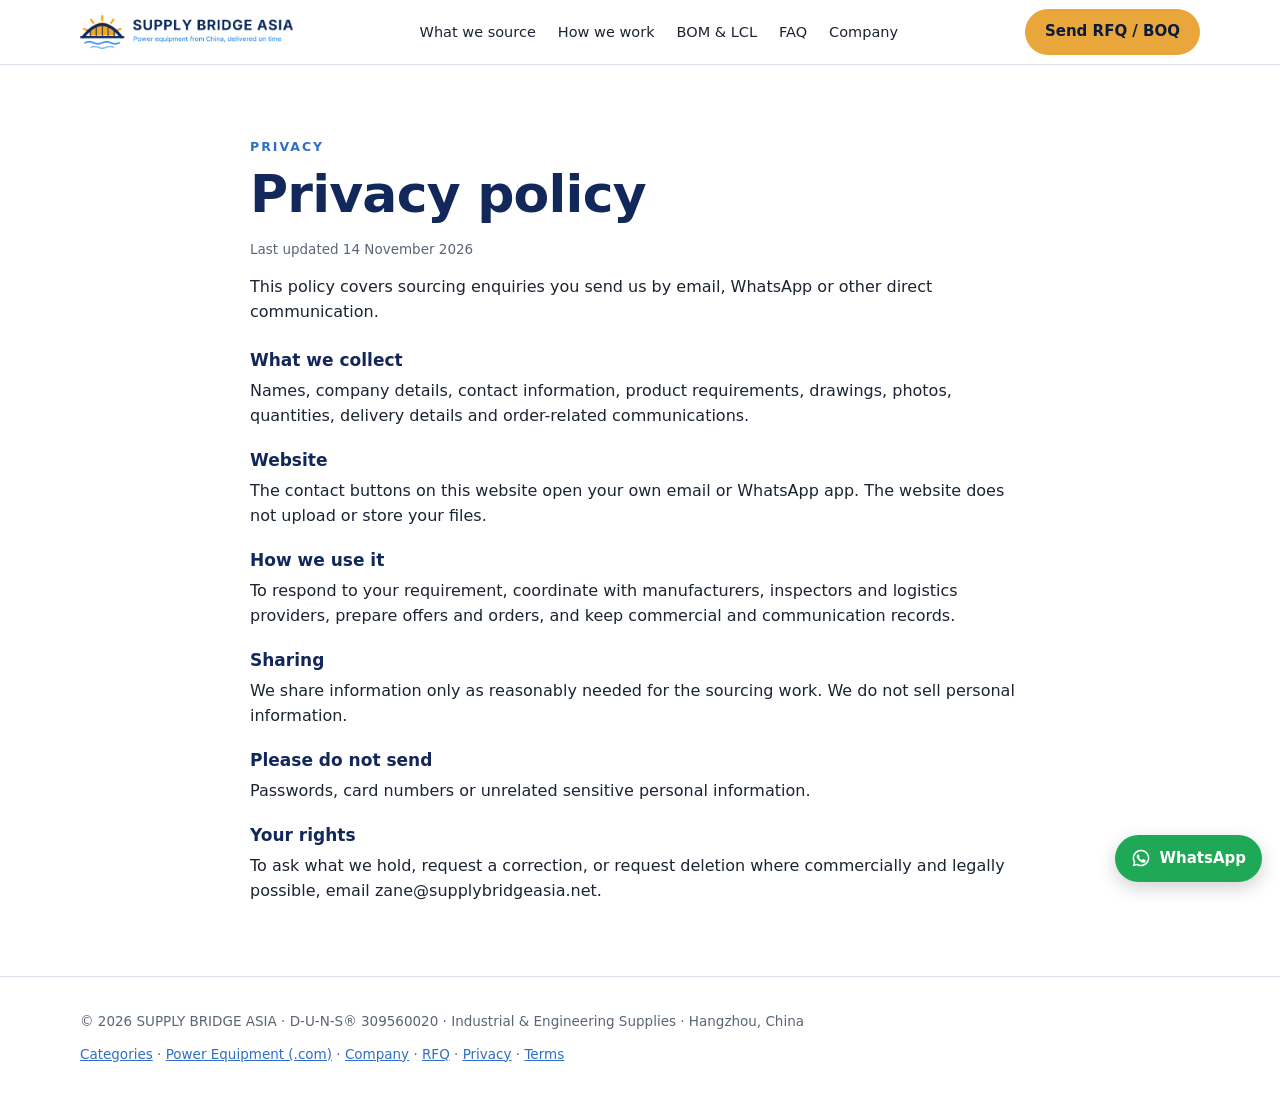
<file: privacy.html>
<!doctype html>
<html lang="en"><head>
<meta charset="utf-8"><meta name="viewport" content="width=device-width,initial-scale=1">
<title>Privacy | Supply Bridge Asia</title>
<meta name="description" content="Privacy policy of Supply Bridge Asia: what enquiry data we collect, how we use it and how to ask us to delete it.">
<link rel="canonical" href="https://supplybridgeasia.net/privacy.html">
<meta property="og:type" content="website">
<meta property="og:site_name" content="Supply Bridge Asia">
<meta property="og:title" content="Privacy | Supply Bridge Asia">
<meta property="og:description" content="Privacy policy of Supply Bridge Asia: what enquiry data we collect, how we use it and how to ask us to delete it.">
<meta property="og:url" content="https://supplybridgeasia.net/privacy.html">
<meta property="og:image" content="https://supplybridgeasia.net/assets/logo_icon.png">
<link rel="icon" href="assets/favicon.png">
<link rel="stylesheet" href="assets/site.css">
</head><body>
<header><div class="wrap nav">
  <a class="logo" href="index.html"><img src="assets/logo_h.png" alt="Supply Bridge Asia"></a>
  <ul><li><a href="index.html#categories">What we source</a></li><li><a href="index.html#how">How we work</a></li><li><a href="index.html#consolidation">BOM &amp; LCL</a></li><li><a href="index.html#faq">FAQ</a></li><li><a href="company.html">Company</a></li></ul>
  <a class="btn" href="quote.html">Send RFQ / BOQ</a>
  <a class="menu btn ghost" href="quote.html">RFQ</a>
</div></header>

<section><div class="wrap" style="max-width:820px"><div class="kick">Privacy</div><h1 style="margin:10px 0 16px">Privacy policy</h1><p class="note">Last updated 14 November 2026</p>
<p style="margin-top:16px">This policy covers sourcing enquiries you send us by email, WhatsApp or other direct communication.</p>
<h3 style="margin-top:22px">What we collect</h3><p>Names, company details, contact information, product requirements, drawings, photos, quantities, delivery details and order-related communications.</p>
<h3 style="margin-top:18px">Website</h3><p>The contact buttons on this website open your own email or WhatsApp app. The website does not upload or store your files.</p>
<h3 style="margin-top:18px">How we use it</h3><p>To respond to your requirement, coordinate with manufacturers, inspectors and logistics providers, prepare offers and orders, and keep commercial and communication records.</p>
<h3 style="margin-top:18px">Sharing</h3><p>We share information only as reasonably needed for the sourcing work. We do not sell personal information.</p>
<h3 style="margin-top:18px">Please do not send</h3><p>Passwords, card numbers or unrelated sensitive personal information.</p>
<h3 style="margin-top:18px">Your rights</h3><p>To ask what we hold, request a correction, or request deletion where commercially and legally possible, email zane@supplybridgeasia.net.</p></div></section>
<footer><div class="wrap"><span>© 2026 SUPPLY BRIDGE ASIA · D-U-N-S® 309560020 · Industrial &amp; Engineering Supplies · Hangzhou, China</span><span><a href="index.html#categories">Categories</a> · <a href="https://supplybridgeasia.com" target="_blank" rel="noopener">Power Equipment (.com)</a> · <a href="company.html">Company</a> · <a href="quote.html">RFQ</a> · <a href="privacy.html">Privacy</a> · <a href="terms.html">Terms</a></span></div></footer>
<a class="wafab" href="https://wa.me/8617757312044" target="_blank" rel="noopener" aria-label="Chat on WhatsApp"><svg viewBox="0 0 24 24" aria-hidden="true"><path d="M12 2a10 10 0 0 0-8.6 15.1L2 22l5-1.3A10 10 0 1 0 12 2zm0 18.2a8.2 8.2 0 0 1-4.2-1.2l-.3-.2-3 .8.8-2.9-.2-.3A8.2 8.2 0 1 1 12 20.2zm4.5-6.1c-.2-.1-1.5-.7-1.7-.8s-.4-.1-.6.1-.7.8-.8 1-.3.2-.5.1a6.7 6.7 0 0 1-3.3-2.9c-.2-.4.2-.4.7-1.3.1-.2 0-.3 0-.4l-.8-1.8c-.2-.5-.4-.4-.6-.4h-.5a1 1 0 0 0-.7.3 3 3 0 0 0-.9 2.2 5.2 5.2 0 0 0 1.1 2.8 11.9 11.9 0 0 0 4.6 4c1.7.7 2.4.8 3.2.7a2.8 2.8 0 0 0 1.8-1.3 2.3 2.3 0 0 0 .2-1.3c-.1-.1-.3-.2-.5-.3z"/></svg><span>WhatsApp</span></a>
</body></html>
</file>
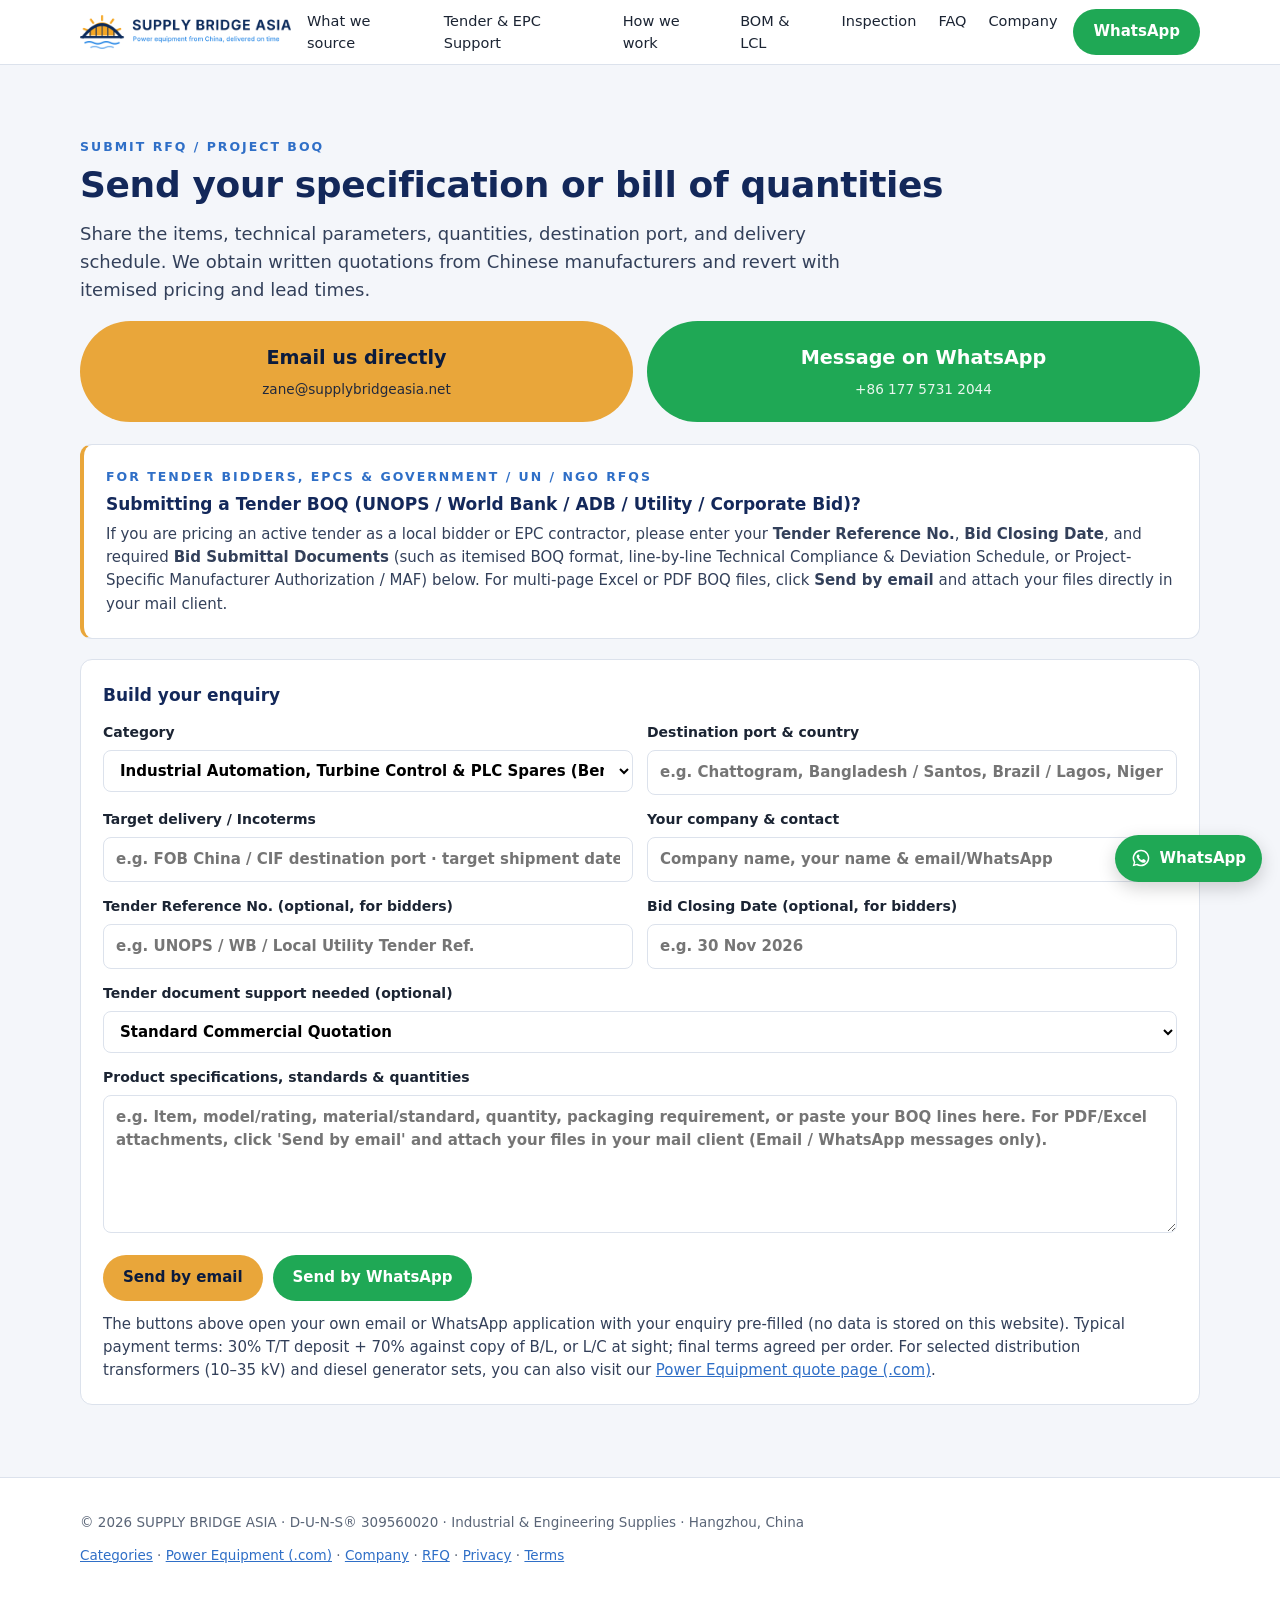
<file: quote.html>
<!doctype html>
<html lang="en"><head>
<meta charset="utf-8"><meta name="viewport" content="width=device-width,initial-scale=1">
<title>Submit RFQ / BOQ | Supply Bridge Asia – Industrial &amp; Engineering Supplies</title>
<meta name="description" content="Send your product specifications or project BOQ for industrial pumps, construction materials, silicone sealants, cables, solar BOS, or commercial consumables.">
<link rel="canonical" href="https://supplybridgeasia.net/quote.html">
<meta property="og:type" content="website">
<meta property="og:site_name" content="Supply Bridge Asia">
<meta property="og:title" content="Submit RFQ / BOQ | Supply Bridge Asia">
<meta property="og:description" content="Send your product specifications or project BOQ. We check with Chinese manufacturers and revert with a written quotation.">
<meta property="og:url" content="https://supplybridgeasia.net/quote.html">
<meta property="og:image" content="https://supplybridgeasia.net/assets/logo_icon.png">
<link rel="icon" href="assets/favicon.png">
<link rel="stylesheet" href="assets/site.css">
<style>
.qq{display:grid;grid-template-columns:1fr 1fr;gap:14px;margin:18px 0 22px}
.btn.big{display:flex;flex-direction:column;align-items:center;justify-content:center;padding:22px 12px;font-size:1.2rem;text-align:center}
.btn.big small{display:block;font-size:.85rem;font-weight:400;margin-top:6px;opacity:.9;word-break:break-all}
.qform{display:grid;grid-template-columns:1fr 1fr;gap:14px;margin-top:14px}
.qform .full{grid-column:1 / -1}
.qbox label{font-weight:600;display:block;font-size:14px;color:var(--ink)}
.qbox input,.qbox select,.qbox textarea{width:100%;box-sizing:border-box;font:inherit;font-size:15px;padding:10px 12px;margin-top:6px;border:1px solid var(--line);border-radius:8px;background:#fff}
.qbox .acts{display:flex;gap:10px;flex-wrap:wrap;margin-top:16px}
.ok{font-size:13.5px;color:var(--mute);margin-top:12px}
@media(max-width:680px){.qq,.qform{grid-template-columns:1fr}}
</style>
</head><body>
<header><div class="wrap nav">
  <a class="logo" href="index.html"><img src="assets/logo_h.png" alt="Supply Bridge Asia"></a>
  <ul>
    <li><a href="index.html#categories">What we source</a></li>
    <li><a href="index.html#tender-support">Tender &amp; EPC Support</a></li>
    <li><a href="index.html#how">How we work</a></li>
    <li><a href="index.html#consolidation">BOM &amp; LCL</a></li>
    <li><a href="index.html#inspection">Inspection</a></li>
    <li><a href="index.html#faq">FAQ</a></li>
    <li><a href="company.html">Company</a></li>
  </ul>
  <a class="btn wa" href="https://wa.me/8617757312044" target="_blank" rel="noopener">WhatsApp</a>
</div></header>

<section class="alt"><div class="wrap">
  <div class="kick">Submit RFQ / Project BOQ</div>
  <h2>Send your specification or bill of quantities</h2>
  <p class="lead">Share the items, technical parameters, quantities, destination port, and delivery schedule. We obtain written quotations from Chinese manufacturers and revert with itemised pricing and lead times.</p>

  <div class="qq">
    <a class="btn big" href="mailto:zane@supplybridgeasia.net?subject=RFQ%20%E2%80%93%20Supply%20Bridge%20Asia">Email us directly<small>zane@supplybridgeasia.net</small></a>
    <a class="btn wa big" href="https://wa.me/8617757312044?text=Hello%20Supply%20Bridge%20Asia%2C%20I%20would%20like%20to%20request%20a%20quote%20for%3A%20" target="_blank" rel="noopener">Message on WhatsApp<small>+86 177 5731 2044</small></a>
  </div>

  <div class="card" style="margin-bottom:20px;border-left:4px solid var(--gold);background:#fff">
    <div class="kick">For Tender Bidders, EPCs &amp; Government / UN / NGO RFQs</div>
    <h3 style="margin-top:4px">Submitting a Tender BOQ (UNOPS / World Bank / ADB / Utility / Corporate Bid)?</h3>
    <p style="margin-top:6px">If you are pricing an active tender as a local bidder or EPC contractor, please enter your <b>Tender Reference No.</b>, <b>Bid Closing Date</b>, and required <b>Bid Submittal Documents</b> (such as itemised BOQ format, line-by-line Technical Compliance &amp; Deviation Schedule, or Project-Specific Manufacturer Authorization / MAF) below. For multi-page Excel or PDF BOQ files, click <b>Send by email</b> and attach your files directly in your mail client.</p>
  </div>

  <div class="card qbox">
    <h3>Build your enquiry</h3>
    <div class="qform">
      <label>Category
        <select id="cat">
          <option value="Industrial Automation, Turbine Control & PLC Spares (Bently Nevada / GE Mark / Allen-Bradley)">Industrial Automation, Turbine Control &amp; PLC Spares (Bently Nevada / GE Mark / Allen-Bradley)</option>
          <option value="Open-Mandate / Custom Product or Full Tender BOQ">Open-Mandate / Any Custom Product or Full Tender BOQ</option>
          <option value="Tender Bid Sub-Supply (Government / World Bank / UN / EPC BOQ)">Tender Bid Sub-Supply (Government / World Bank / UN / EPC BOQ)</option>
          <option value="01. Industrial Machinery, Pumps & Fluid Equipment">01. Industrial Machinery, Pumps &amp; Fluid Equipment</option>
          <option value="02. Construction, Building Materials, Sealants & Wire">02. Construction, Building Materials, Sealants &amp; Wire</option>
          <option value="03. Power Cables, Solar PV, Battery & Lighting">03. Power Cables, Solar PV, Battery &amp; Lighting</option>
          <option value="04. Paper Parent Rolls, Packaging & FIBC Bulk Bags">04. Paper Parent Rolls, Packaging &amp; FIBC Bulk Bags</option>
          <option value="05. Industrial Chemicals, Rubber & Plastic Products">05. Industrial Chemicals, Rubber &amp; Plastic Products</option>
          <option value="06. Mining, Fleet, Auto Spares & Rigging Hardware">06. Mining, Fleet, Auto Spares &amp; Rigging Hardware</option>
          <option value="07. PPE, Safety, Municipal & Site Supplies">07. PPE, Safety, Municipal &amp; Site Supplies</option>
          <option value="08. NGO Relief, School, Institutional & Lab Supplies">08. NGO Relief, School, Institutional &amp; Lab Supplies</option>
        </select>
      </label>
      <label>Destination port &amp; country
        <input id="port" type="text" placeholder="e.g. Chattogram, Bangladesh / Santos, Brazil / Lagos, Nigeria">
      </label>
      <label>Target delivery / Incoterms
        <input id="term" type="text" placeholder="e.g. FOB China / CIF destination port · target shipment date">
      </label>
      <label>Your company &amp; contact
        <input id="comp" type="text" placeholder="Company name, your name &amp; email/WhatsApp">
      </label>
      <label>Tender Reference No. (optional, for bidders)
        <input id="tref" type="text" placeholder="e.g. UNOPS / WB / Local Utility Tender Ref.">
      </label>
      <label>Bid Closing Date (optional, for bidders)
        <input id="tdate" type="text" placeholder="e.g. 30 Nov 2026">
      </label>
      <label class="full">Tender document support needed (optional)
        <select id="tdoc">
          <option value="Standard Commercial Quotation">Standard Commercial Quotation</option>
          <option value="Itemised BOQ Pricing + Technical Datasheets">Itemised BOQ Pricing + Technical Datasheets</option>
          <option value="BOQ + Line-by-Line Technical Compliance & Deviation Sheet">BOQ + Line-by-Line Technical Compliance &amp; Deviation Sheet</option>
          <option value="Full Tender Package (BOQ + Technical Compliance + Project-Specific MAF Coordination, subject to factory approval)">Full Tender Package (BOQ + Technical Compliance + Project-Specific MAF Coordination, subject to factory approval)</option>
        </select>
      </label>
      <label class="full">Product specifications, standards &amp; quantities
        <textarea id="spec" rows="5" placeholder="e.g. Item, model/rating, material/standard, quantity, packaging requirement, or paste your BOQ lines here. For PDF/Excel attachments, click 'Send by email' and attach your files in your mail client (Email / WhatsApp messages only)."></textarea>
      </label>
    </div>
    <div class="acts">
      <a class="btn" id="sendMail" href="#">Send by email</a>
      <a class="btn wa" id="sendWa" href="#" target="_blank" rel="noopener">Send by WhatsApp</a>
    </div>
    <p class="ok">The buttons above open your own email or WhatsApp application with your enquiry pre-filled (no data is stored on this website). Typical payment terms: 30% T/T deposit + 70% against copy of B/L, or L/C at sight; final terms agreed per order. For selected distribution transformers (10–35 kV) and diesel generator sets, you can also visit our <a href="https://supplybridgeasia.com/quote.html" target="_blank" rel="noopener">Power Equipment quote page (.com)</a>.</p>
  </div>
</div></section>

<footer><div class="wrap">
  <span>© 2026 SUPPLY BRIDGE ASIA · D-U-N-S® 309560020 · Industrial &amp; Engineering Supplies · Hangzhou, China</span>
  <span><a href="index.html#categories">Categories</a> · <a href="https://supplybridgeasia.com" target="_blank" rel="noopener">Power Equipment (.com)</a> · <a href="company.html">Company</a> · <a href="quote.html">RFQ</a> · <a href="privacy.html">Privacy</a> · <a href="terms.html">Terms</a></span>
</div></footer>

<script>
(function(){
  var cat=document.getElementById('cat'),port=document.getElementById('port'),term=document.getElementById('term'),comp=document.getElementById('comp'),tref=document.getElementById('tref'),tdate=document.getElementById('tdate'),tdoc=document.getElementById('tdoc'),spec=document.getElementById('spec'),wa=document.getElementById('sendWa'),ml=document.getElementById('sendMail');
  function upd(){
    var lines=['RFQ – SUPPLY BRIDGE ASIA (supplybridgeasia.net)',''];
    if(cat.value)lines.push('Category: '+cat.value);
    if(comp.value.trim())lines.push('Buyer / Contact: '+comp.value.trim());
    if(port.value.trim())lines.push('Destination Port / Country: '+port.value.trim());
    if(term.value.trim())lines.push('Incoterms / Target Delivery: '+term.value.trim());
    if(tref&&tref.value.trim())lines.push('Tender Reference No.: '+tref.value.trim());
    if(tdate&&tdate.value.trim())lines.push('Bid Closing Date: '+tdate.value.trim());
    if(tdoc&&tdoc.value)lines.push('Required Documentation: '+tdoc.value);
    lines.push('','Specifications & Quantities:',spec.value.trim()||'(Please enter specifications or attach BOQ file)');
    var body=lines.join('\n');
    var subj='RFQ – '+(tref&&tref.value.trim()?tref.value.trim()+' – ':'')+(cat.value||'Industrial Supplies')+(port.value.trim()?' ('+port.value.trim()+')':'');
    wa.href='https://wa.me/8617757312044?text='+encodeURIComponent(body);
    ml.href='mailto:zane@supplybridgeasia.net?subject='+encodeURIComponent(subj)+'&body='+encodeURIComponent(body);
  }
  [cat,port,term,comp,tref,tdate,tdoc,spec].forEach(function(el){if(el){el.addEventListener('input',upd);el.addEventListener('change',upd)}});
  upd();
})();
</script>
<a class="wafab" href="https://wa.me/8617757312044" target="_blank" rel="noopener" aria-label="Chat on WhatsApp"><svg viewBox="0 0 24 24" aria-hidden="true"><path d="M12 2a10 10 0 0 0-8.6 15.1L2 22l5-1.3A10 10 0 1 0 12 2zm0 18.2a8.2 8.2 0 0 1-4.2-1.2l-.3-.2-3 .8.8-2.9-.2-.3A8.2 8.2 0 1 1 12 20.2zm4.5-6.1c-.2-.1-1.5-.7-1.7-.8s-.4-.1-.6.1-.7.8-.8 1-.3.2-.5.1a6.7 6.7 0 0 1-3.3-2.9c-.2-.4.2-.4.7-1.3.1-.2 0-.3 0-.4l-.8-1.8c-.2-.5-.4-.4-.6-.4h-.5a1 1 0 0 0-.7.3 3 3 0 0 0-.9 2.2 5.2 5.2 0 0 0 1.1 2.8 11.9 11.9 0 0 0 4.6 4c1.7.7 2.4.8 3.2.7a2.8 2.8 0 0 0 1.8-1.3 2.3 2.3 0 0 0 .2-1.3c-.1-.1-.3-.2-.5-.3z"/></svg><span>WhatsApp</span></a>
</body></html>
</file>
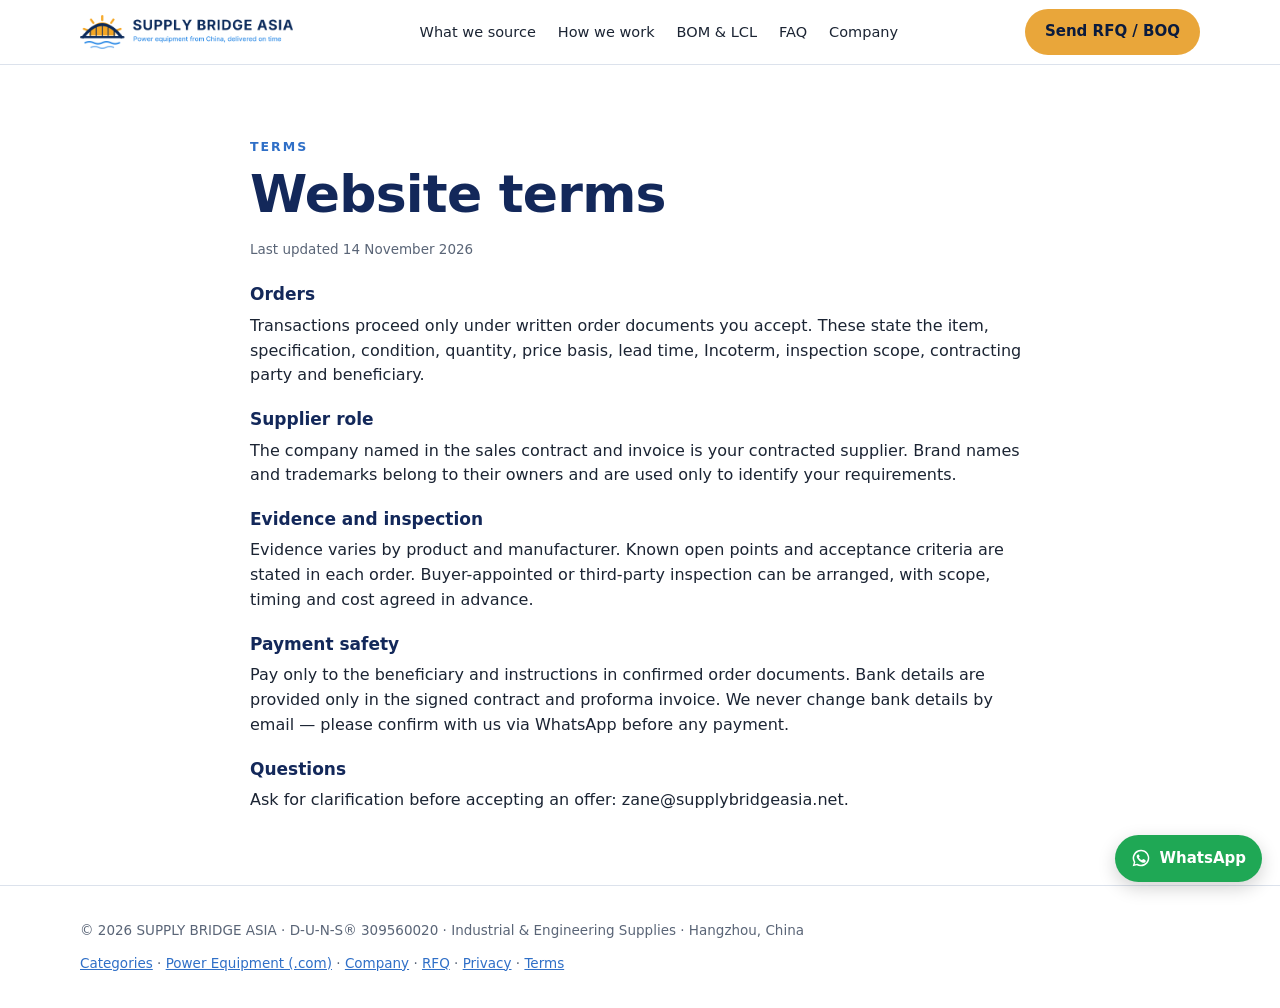
<file: terms.html>
<!doctype html>
<html lang="en"><head>
<meta charset="utf-8"><meta name="viewport" content="width=device-width,initial-scale=1">
<title>Terms | Supply Bridge Asia</title>
<meta name="description" content="Terms of use for supplybridgeasia.net and general terms for quotations from Supply Bridge Asia.">
<link rel="canonical" href="https://supplybridgeasia.net/terms.html">
<meta property="og:type" content="website">
<meta property="og:site_name" content="Supply Bridge Asia">
<meta property="og:title" content="Terms | Supply Bridge Asia">
<meta property="og:description" content="Terms of use for supplybridgeasia.net and general terms for quotations from Supply Bridge Asia.">
<meta property="og:url" content="https://supplybridgeasia.net/terms.html">
<meta property="og:image" content="https://supplybridgeasia.net/assets/logo_icon.png">
<link rel="icon" href="assets/favicon.png">
<link rel="stylesheet" href="assets/site.css">
</head><body>
<header><div class="wrap nav">
  <a class="logo" href="index.html"><img src="assets/logo_h.png" alt="Supply Bridge Asia"></a>
  <ul><li><a href="index.html#categories">What we source</a></li><li><a href="index.html#how">How we work</a></li><li><a href="index.html#consolidation">BOM &amp; LCL</a></li><li><a href="index.html#faq">FAQ</a></li><li><a href="company.html">Company</a></li></ul>
  <a class="btn" href="quote.html">Send RFQ / BOQ</a>
  <a class="menu btn ghost" href="quote.html">RFQ</a>
</div></header>

<section><div class="wrap" style="max-width:820px"><div class="kick">Terms</div><h1 style="margin:10px 0 16px">Website terms</h1><p class="note">Last updated 14 November 2026</p>
<h3 style="margin-top:22px">Orders</h3><p>Transactions proceed only under written order documents you accept. These state the item, specification, condition, quantity, price basis, lead time, Incoterm, inspection scope, contracting party and beneficiary.</p>
<h3 style="margin-top:18px">Supplier role</h3><p>The company named in the sales contract and invoice is your contracted supplier. Brand names and trademarks belong to their owners and are used only to identify your requirements.</p>
<h3 style="margin-top:18px">Evidence and inspection</h3><p>Evidence varies by product and manufacturer. Known open points and acceptance criteria are stated in each order. Buyer-appointed or third-party inspection can be arranged, with scope, timing and cost agreed in advance.</p>
<h3 style="margin-top:18px">Payment safety</h3><p>Pay only to the beneficiary and instructions in confirmed order documents. Bank details are provided only in the signed contract and proforma invoice. We never change bank details by email — please confirm with us via WhatsApp before any payment.</p>
<h3 style="margin-top:18px">Questions</h3><p>Ask for clarification before accepting an offer: zane@supplybridgeasia.net.</p></div></section>
<footer><div class="wrap"><span>© 2026 SUPPLY BRIDGE ASIA · D-U-N-S® 309560020 · Industrial &amp; Engineering Supplies · Hangzhou, China</span><span><a href="index.html#categories">Categories</a> · <a href="https://supplybridgeasia.com" target="_blank" rel="noopener">Power Equipment (.com)</a> · <a href="company.html">Company</a> · <a href="quote.html">RFQ</a> · <a href="privacy.html">Privacy</a> · <a href="terms.html">Terms</a></span></div></footer>
<a class="wafab" href="https://wa.me/8617757312044" target="_blank" rel="noopener" aria-label="Chat on WhatsApp"><svg viewBox="0 0 24 24" aria-hidden="true"><path d="M12 2a10 10 0 0 0-8.6 15.1L2 22l5-1.3A10 10 0 1 0 12 2zm0 18.2a8.2 8.2 0 0 1-4.2-1.2l-.3-.2-3 .8.8-2.9-.2-.3A8.2 8.2 0 1 1 12 20.2zm4.5-6.1c-.2-.1-1.5-.7-1.7-.8s-.4-.1-.6.1-.7.8-.8 1-.3.2-.5.1a6.7 6.7 0 0 1-3.3-2.9c-.2-.4.2-.4.7-1.3.1-.2 0-.3 0-.4l-.8-1.8c-.2-.5-.4-.4-.6-.4h-.5a1 1 0 0 0-.7.3 3 3 0 0 0-.9 2.2 5.2 5.2 0 0 0 1.1 2.8 11.9 11.9 0 0 0 4.6 4c1.7.7 2.4.8 3.2.7a2.8 2.8 0 0 0 1.8-1.3 2.3 2.3 0 0 0 .2-1.3c-.1-.1-.3-.2-.5-.3z"/></svg><span>WhatsApp</span></a>
</body></html>
</file>
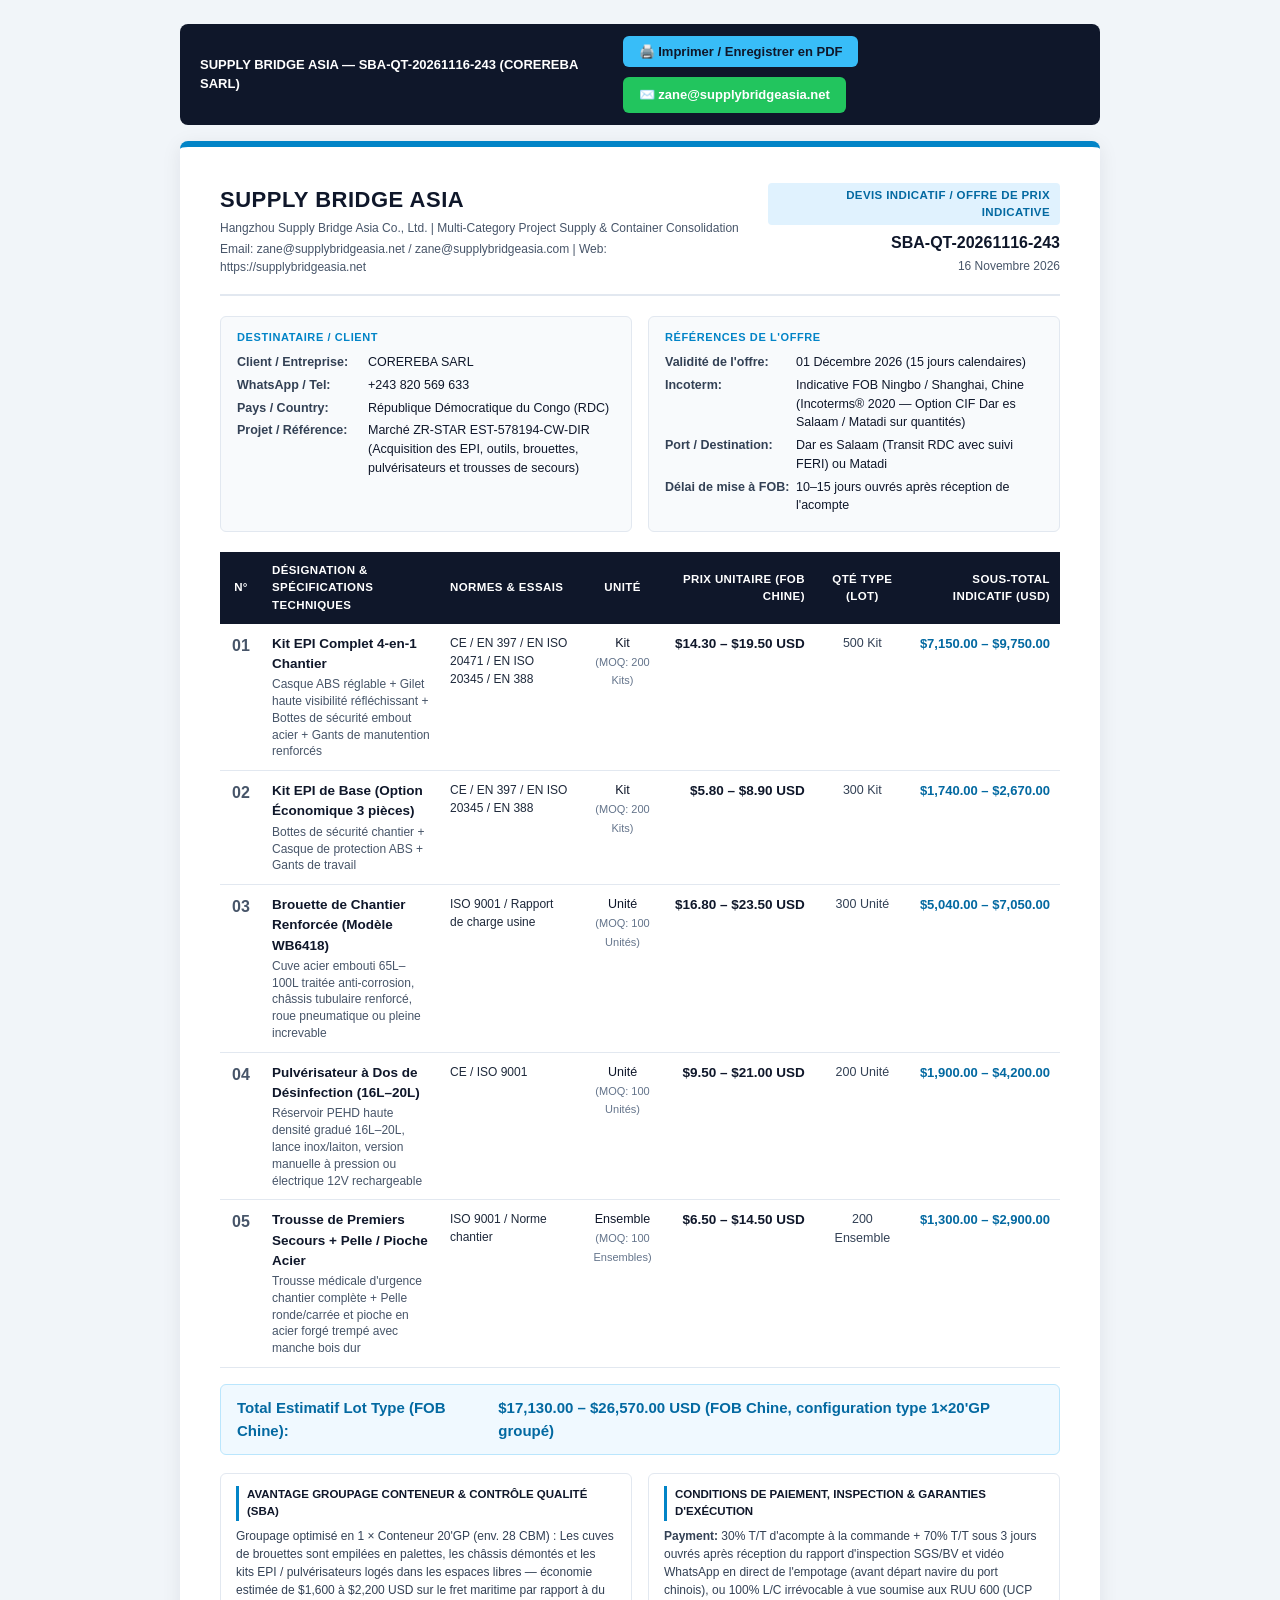
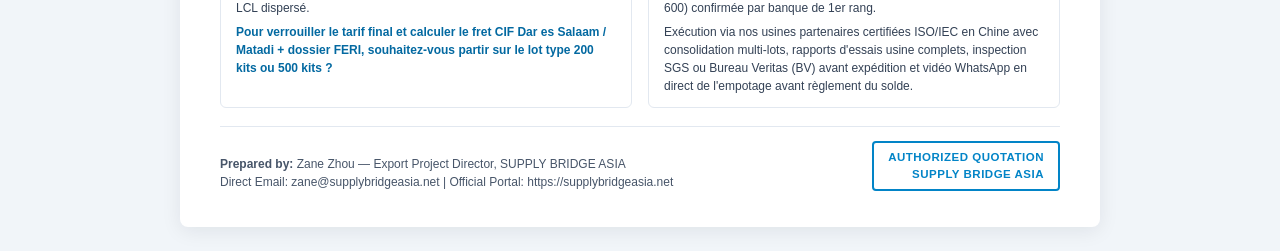
<file: quotes/SBA-QT-20261116-DRC-COREREBA.html>
<!DOCTYPE html>
<html lang="fr">
<head>
  <meta charset="UTF-8">
  <meta name="viewport" content="width=device-width, initial-scale=1.0">
  <meta name="robots" content="noindex, nofollow">
  <title>SBA-QT-20261116-243 — COREREBA SARL | SUPPLY BRIDGE ASIA</title>
  <style>
    * { box-sizing: border-box; margin: 0; padding: 0; }
    body {
      font-family: -apple-system, BlinkMacSystemFont, "Segoe UI", Roboto, "Helvetica Neue", Arial, sans-serif;
      background: #f1f5f9;
      color: #0f172a;
      padding: 24px 16px;
      line-height: 1.5;
    }
    .toolbar {
      max-width: 920px;
      margin: 0 auto 16px auto;
      display: flex;
      justify-content: space-between;
      align-items: center;
      gap: 12px;
      background: #0f172a;
      color: #fff;
      padding: 12px 20px;
      border-radius: 8px;
    }
    .toolbar-actions { display: flex; gap: 10px; flex-wrap: wrap; }
    .btn {
      display: inline-flex;
      align-items: center;
      gap: 6px;
      padding: 8px 16px;
      border-radius: 6px;
      font-size: 13px;
      font-weight: 600;
      text-decoration: none;
      cursor: pointer;
      border: none;
    }
    .btn-print { background: #38bdf8; color: #0f172a; }
    .btn-wa { background: #22c55e; color: #fff; }
    .page {
      max-width: 920px;
      margin: 0 auto;
      background: #fff;
      padding: 36px 40px;
      border-radius: 8px;
      box-shadow: 0 4px 20px rgba(15, 23, 42, 0.08);
      border-top: 6px solid #0284c7;
    }
    .header {
      display: flex;
      justify-content: space-between;
      align-items: flex-start;
      border-bottom: 2px solid #e2e8f0;
      padding-bottom: 18px;
      margin-bottom: 20px;
      gap: 20px;
    }
    .brand h1 { font-size: 22px; letter-spacing: 0.5px; color: #0f172a; font-weight: 800; }
    .brand p { font-size: 12px; color: #475569; margin-top: 3px; }
    .doc-badge {
      text-align: right;
    }
    .doc-badge .tag {
      display: inline-block;
      background: #e0f2fe;
      color: #0369a1;
      font-weight: 700;
      font-size: 11.5px;
      padding: 4px 10px;
      border-radius: 4px;
      letter-spacing: 0.4px;
    }
    .doc-badge .qno {
      font-size: 16px;
      font-weight: 800;
      color: #0f172a;
      margin-top: 6px;
    }
    .meta-grid {
      display: grid;
      grid-template-columns: 1fr 1fr;
      gap: 16px;
      margin-bottom: 20px;
    }
    .meta-box {
      background: #f8fafc;
      border: 1px solid #e2e8f0;
      border-radius: 6px;
      padding: 12px 16px;
      font-size: 12.5px;
    }
    .meta-box h3 {
      font-size: 11px;
      text-transform: uppercase;
      letter-spacing: 0.6px;
      color: #0284c7;
      margin-bottom: 8px;
      font-weight: 700;
    }
    .meta-row { margin-bottom: 4px; display: flex; gap: 6px; }
    .meta-row strong { color: #334155; min-width: 125px; }
    table {
      width: 100%;
      border-collapse: collapse;
      margin-bottom: 16px;
    }
    th {
      background: #0f172a;
      color: #fff;
      font-size: 11.5px;
      text-transform: uppercase;
      letter-spacing: 0.4px;
      padding: 10px 10px;
      text-align: left;
    }
    td {
      padding: 10px 10px;
      border-bottom: 1px solid #e2e8f0;
      vertical-align: top;
    }
    .total-bar {
      background: #f0f9ff;
      border: 1px solid #bae6fd;
      border-radius: 6px;
      padding: 12px 16px;
      display: flex;
      justify-content: space-between;
      align-items: center;
      margin-bottom: 18px;
      font-size: 13.5px;
    }
    .total-bar strong { color: #0369a1; font-size: 15px; }
    .info-section {
      display: grid;
      grid-template-columns: 1fr 1fr;
      gap: 16px;
      margin-bottom: 18px;
    }
    .info-card {
      border: 1px solid #e2e8f0;
      border-radius: 6px;
      padding: 12px 15px;
      font-size: 12px;
      color: #334155;
    }
    .info-card h4 {
      font-size: 11.5px;
      color: #0f172a;
      margin-bottom: 6px;
      font-weight: 700;
      border-left: 3px solid #0284c7;
      padding-left: 8px;
    }
    .footer-sign {
      display: flex;
      justify-content: space-between;
      align-items: flex-end;
      border-top: 1px solid #e2e8f0;
      padding-top: 14px;
      font-size: 12px;
      color: #475569;
    }
    .stamp-box {
      text-align: right;
    }
    .stamp {
      display: inline-block;
      border: 2px solid #0284c7;
      color: #0284c7;
      padding: 6px 14px;
      border-radius: 4px;
      font-weight: 700;
      font-size: 11.5px;
      letter-spacing: 0.5px;
    }
    @media print {
      body { background: #fff; padding: 0; }
      .toolbar { display: none !important; }
      .page { box-shadow: none; padding: 16px 20px; max-width: 100%; border-radius: 0; }
    }
    @media (max-width: 700px) {
      .meta-grid, .info-section { grid-template-columns: 1fr; }
      .page { padding: 20px 16px; }
      table { display: block; overflow-x: auto; }
    }
  </style>
</head>
<body>
  <div class="toolbar">
    <div style="font-size:13px;font-weight:600;">SUPPLY BRIDGE ASIA — SBA-QT-20261116-243 (COREREBA SARL)</div>
    <div class="toolbar-actions">
      <button class="btn btn-print" onclick="window.print()">🖨️ Imprimer / Enregistrer en PDF</button>
      <a class="btn btn-wa" href="mailto:zane@supplybridgeasia.net?subject=Re:%20SBA-QT-20261116-243%20-%20COREREBA%20SARL">✉️ zane@supplybridgeasia.net</a>
    </div>
  </div>

  <div class="page">
    <div class="header">
      <div class="brand">
        <h1>SUPPLY BRIDGE ASIA</h1>
        <p>Hangzhou Supply Bridge Asia Co., Ltd. | Multi-Category Project Supply & Container Consolidation</p>
        <p>Email: zane@supplybridgeasia.net / zane@supplybridgeasia.com | Web: https://supplybridgeasia.net</p>
      </div>
      <div class="doc-badge">
        <span class="tag">DEVIS INDICATIF / OFFRE DE PRIX INDICATIVE</span>
        <div class="qno">SBA-QT-20261116-243</div>
        <div style="font-size:12px;color:#475569;margin-top:2px;">16 Novembre 2026</div>
      </div>
    </div>

    <div class="meta-grid">
      <div class="meta-box">
        <h3>DESTINATAIRE / CLIENT</h3>
        <div class="meta-row"><strong>Client / Entreprise:</strong> <span>COREREBA SARL</span></div>
        <div class="meta-row"><strong>WhatsApp / Tel:</strong> <span>+243 820 569 633</span></div>
        <div class="meta-row"><strong>Pays / Country:</strong> <span>République Démocratique du Congo (RDC)</span></div>
        <div class="meta-row"><strong>Projet / Référence:</strong> <span>Marché ZR-STAR EST-578194-CW-DIR (Acquisition des EPI, outils, brouettes, pulvérisateurs et trousses de secours)</span></div>
      </div>
      <div class="meta-box">
        <h3>RÉFÉRENCES DE L'OFFRE</h3>
        <div class="meta-row"><strong>Validité de l'offre:</strong> <span>01 Décembre 2026 (15 jours calendaires)</span></div>
        <div class="meta-row"><strong>Incoterm:</strong> <span>Indicative FOB Ningbo / Shanghai, Chine (Incoterms® 2020 — Option CIF Dar es Salaam / Matadi sur quantités)</span></div>
        <div class="meta-row"><strong>Port / Destination:</strong> <span>Dar es Salaam (Transit RDC avec suivi FERI) ou Matadi</span></div>
        <div class="meta-row"><strong>Délai de mise à FOB:</strong> <span>10–15 jours ouvrés après réception de l'acompte</span></div>
      </div>
    </div>

    <table>
      <thead>
        <tr>
          <th style="width:42px;text-align:center;">N°</th>
          <th>Désignation & Spécifications Techniques</th>
          <th style="width:140px;">Normes & Essais</th>
          <th style="width:85px;text-align:center;">Unité</th>
          <th style="width:135px;text-align:right;">Prix Unitaire (FOB Chine)</th>
          <th style="width:95px;text-align:center;">Qté Type (Lot)</th>
          <th style="width:145px;text-align:right;">Sous-total Indicatif (USD)</th>
        </tr>
      </thead>
      <tbody>
        
      <tr>
        <td style="text-align:center;font-weight:600;color:#475569;">01</td>
        <td>
          <div style="font-weight:700;color:#0f172a;font-size:13.5px;">Kit EPI Complet 4-en-1 Chantier</div>
          <div style="font-size:12px;color:#475569;margin-top:2px;line-height:1.4;">Casque ABS réglable + Gilet haute visibilité réfléchissant + Bottes de sécurité embout acier + Gants de manutention renforcés</div>
        </td>
        <td style="font-size:12px;color:#1e293b;font-weight:500;">CE / EN 397 / EN ISO 20471 / EN ISO 20345 / EN 388</td>
        <td style="text-align:center;font-size:12.5px;">Kit<br><span style="font-size:11px;color:#64748b;">(MOQ: 200 Kits)</span></td>
        <td style="text-align:right;font-weight:700;color:#0f172a;font-size:13.5px;white-space:nowrap;">$14.30 – $19.50 USD</td>
        <td style="text-align:center;font-size:12.5px;color:#334155;">500 Kit</td>
        <td style="text-align:right;font-weight:600;color:#0369a1;font-size:13px;white-space:nowrap;">$7,150.00 – $9,750.00</td>
      </tr>
      <tr>
        <td style="text-align:center;font-weight:600;color:#475569;">02</td>
        <td>
          <div style="font-weight:700;color:#0f172a;font-size:13.5px;">Kit EPI de Base (Option Économique 3 pièces)</div>
          <div style="font-size:12px;color:#475569;margin-top:2px;line-height:1.4;">Bottes de sécurité chantier + Casque de protection ABS + Gants de travail</div>
        </td>
        <td style="font-size:12px;color:#1e293b;font-weight:500;">CE / EN 397 / EN ISO 20345 / EN 388</td>
        <td style="text-align:center;font-size:12.5px;">Kit<br><span style="font-size:11px;color:#64748b;">(MOQ: 200 Kits)</span></td>
        <td style="text-align:right;font-weight:700;color:#0f172a;font-size:13.5px;white-space:nowrap;">$5.80 – $8.90 USD</td>
        <td style="text-align:center;font-size:12.5px;color:#334155;">300 Kit</td>
        <td style="text-align:right;font-weight:600;color:#0369a1;font-size:13px;white-space:nowrap;">$1,740.00 – $2,670.00</td>
      </tr>
      <tr>
        <td style="text-align:center;font-weight:600;color:#475569;">03</td>
        <td>
          <div style="font-weight:700;color:#0f172a;font-size:13.5px;">Brouette de Chantier Renforcée (Modèle WB6418)</div>
          <div style="font-size:12px;color:#475569;margin-top:2px;line-height:1.4;">Cuve acier embouti 65L–100L traitée anti-corrosion, châssis tubulaire renforcé, roue pneumatique ou pleine increvable</div>
        </td>
        <td style="font-size:12px;color:#1e293b;font-weight:500;">ISO 9001 / Rapport de charge usine</td>
        <td style="text-align:center;font-size:12.5px;">Unité<br><span style="font-size:11px;color:#64748b;">(MOQ: 100 Unités)</span></td>
        <td style="text-align:right;font-weight:700;color:#0f172a;font-size:13.5px;white-space:nowrap;">$16.80 – $23.50 USD</td>
        <td style="text-align:center;font-size:12.5px;color:#334155;">300 Unité</td>
        <td style="text-align:right;font-weight:600;color:#0369a1;font-size:13px;white-space:nowrap;">$5,040.00 – $7,050.00</td>
      </tr>
      <tr>
        <td style="text-align:center;font-weight:600;color:#475569;">04</td>
        <td>
          <div style="font-weight:700;color:#0f172a;font-size:13.5px;">Pulvérisateur à Dos de Désinfection (16L–20L)</div>
          <div style="font-size:12px;color:#475569;margin-top:2px;line-height:1.4;">Réservoir PEHD haute densité gradué 16L–20L, lance inox/laiton, version manuelle à pression ou électrique 12V rechargeable</div>
        </td>
        <td style="font-size:12px;color:#1e293b;font-weight:500;">CE / ISO 9001</td>
        <td style="text-align:center;font-size:12.5px;">Unité<br><span style="font-size:11px;color:#64748b;">(MOQ: 100 Unités)</span></td>
        <td style="text-align:right;font-weight:700;color:#0f172a;font-size:13.5px;white-space:nowrap;">$9.50 – $21.00 USD</td>
        <td style="text-align:center;font-size:12.5px;color:#334155;">200 Unité</td>
        <td style="text-align:right;font-weight:600;color:#0369a1;font-size:13px;white-space:nowrap;">$1,900.00 – $4,200.00</td>
      </tr>
      <tr>
        <td style="text-align:center;font-weight:600;color:#475569;">05</td>
        <td>
          <div style="font-weight:700;color:#0f172a;font-size:13.5px;">Trousse de Premiers Secours + Pelle / Pioche Acier</div>
          <div style="font-size:12px;color:#475569;margin-top:2px;line-height:1.4;">Trousse médicale d'urgence chantier complète + Pelle ronde/carrée et pioche en acier forgé trempé avec manche bois dur</div>
        </td>
        <td style="font-size:12px;color:#1e293b;font-weight:500;">ISO 9001 / Norme chantier</td>
        <td style="text-align:center;font-size:12.5px;">Ensemble<br><span style="font-size:11px;color:#64748b;">(MOQ: 100 Ensembles)</span></td>
        <td style="text-align:right;font-weight:700;color:#0f172a;font-size:13.5px;white-space:nowrap;">$6.50 – $14.50 USD</td>
        <td style="text-align:center;font-size:12.5px;color:#334155;">200 Ensemble</td>
        <td style="text-align:right;font-weight:600;color:#0369a1;font-size:13px;white-space:nowrap;">$1,300.00 – $2,900.00</td>
      </tr>
      </tbody>
    </table>

    <div class="total-bar">
      <span><strong>Total Estimatif Lot Type (FOB Chine):</strong></span>
      <strong>$17,130.00 – $26,570.00 USD (FOB Chine, configuration type 1×20'GP groupé)</strong>
    </div>

    <div class="info-section">
      <div class="info-card">
        <h4>AVANTAGE GROUPAGE CONTENEUR & CONTRÔLE QUALITÉ (SBA)</h4>
        <p>Groupage optimisé en 1 × Conteneur 20'GP (env. 28 CBM) : Les cuves de brouettes sont empilées en palettes, les châssis démontés et les kits EPI / pulvérisateurs logés dans les espaces libres — économie estimée de $1,600 à $2,200 USD sur le fret maritime par rapport à du LCL dispersé.</p>
        <p style="margin-top:6px;color:#0369a1;font-weight:600;">Pour verrouiller le tarif final et calculer le fret CIF Dar es Salaam / Matadi + dossier FERI, souhaitez-vous partir sur le lot type 200 kits ou 500 kits ?</p>
      </div>
      <div class="info-card">
        <h4>CONDITIONS DE PAIEMENT, INSPECTION & GARANTIES D'EXÉCUTION</h4>
        <p><strong>Payment:</strong> 30% T/T d'acompte à la commande + 70% T/T sous 3 jours ouvrés après réception du rapport d'inspection SGS/BV et vidéo WhatsApp en direct de l'empotage (avant départ navire du port chinois), ou 100% L/C irrévocable à vue soumise aux RUU 600 (UCP 600) confirmée par banque de 1er rang.</p>
        <p style="margin-top:6px;">Exécution via nos usines partenaires certifiées ISO/IEC en Chine avec consolidation multi-lots, rapports d'essais usine complets, inspection SGS ou Bureau Veritas (BV) avant expédition et vidéo WhatsApp en direct de l'empotage avant règlement du solde.</p>
      </div>
    </div>

    <div class="footer-sign">
      <div>
        <strong>Prepared by:</strong> Zane Zhou — Export Project Director, SUPPLY BRIDGE ASIA<br>
        <span>Direct Email: zane@supplybridgeasia.net | Official Portal: https://supplybridgeasia.net</span>
      </div>
      <div class="stamp-box">
        <div class="stamp">AUTHORIZED QUOTATION<br>SUPPLY BRIDGE ASIA</div>
      </div>
    </div>
  </div>
</body>
</html>
</file>
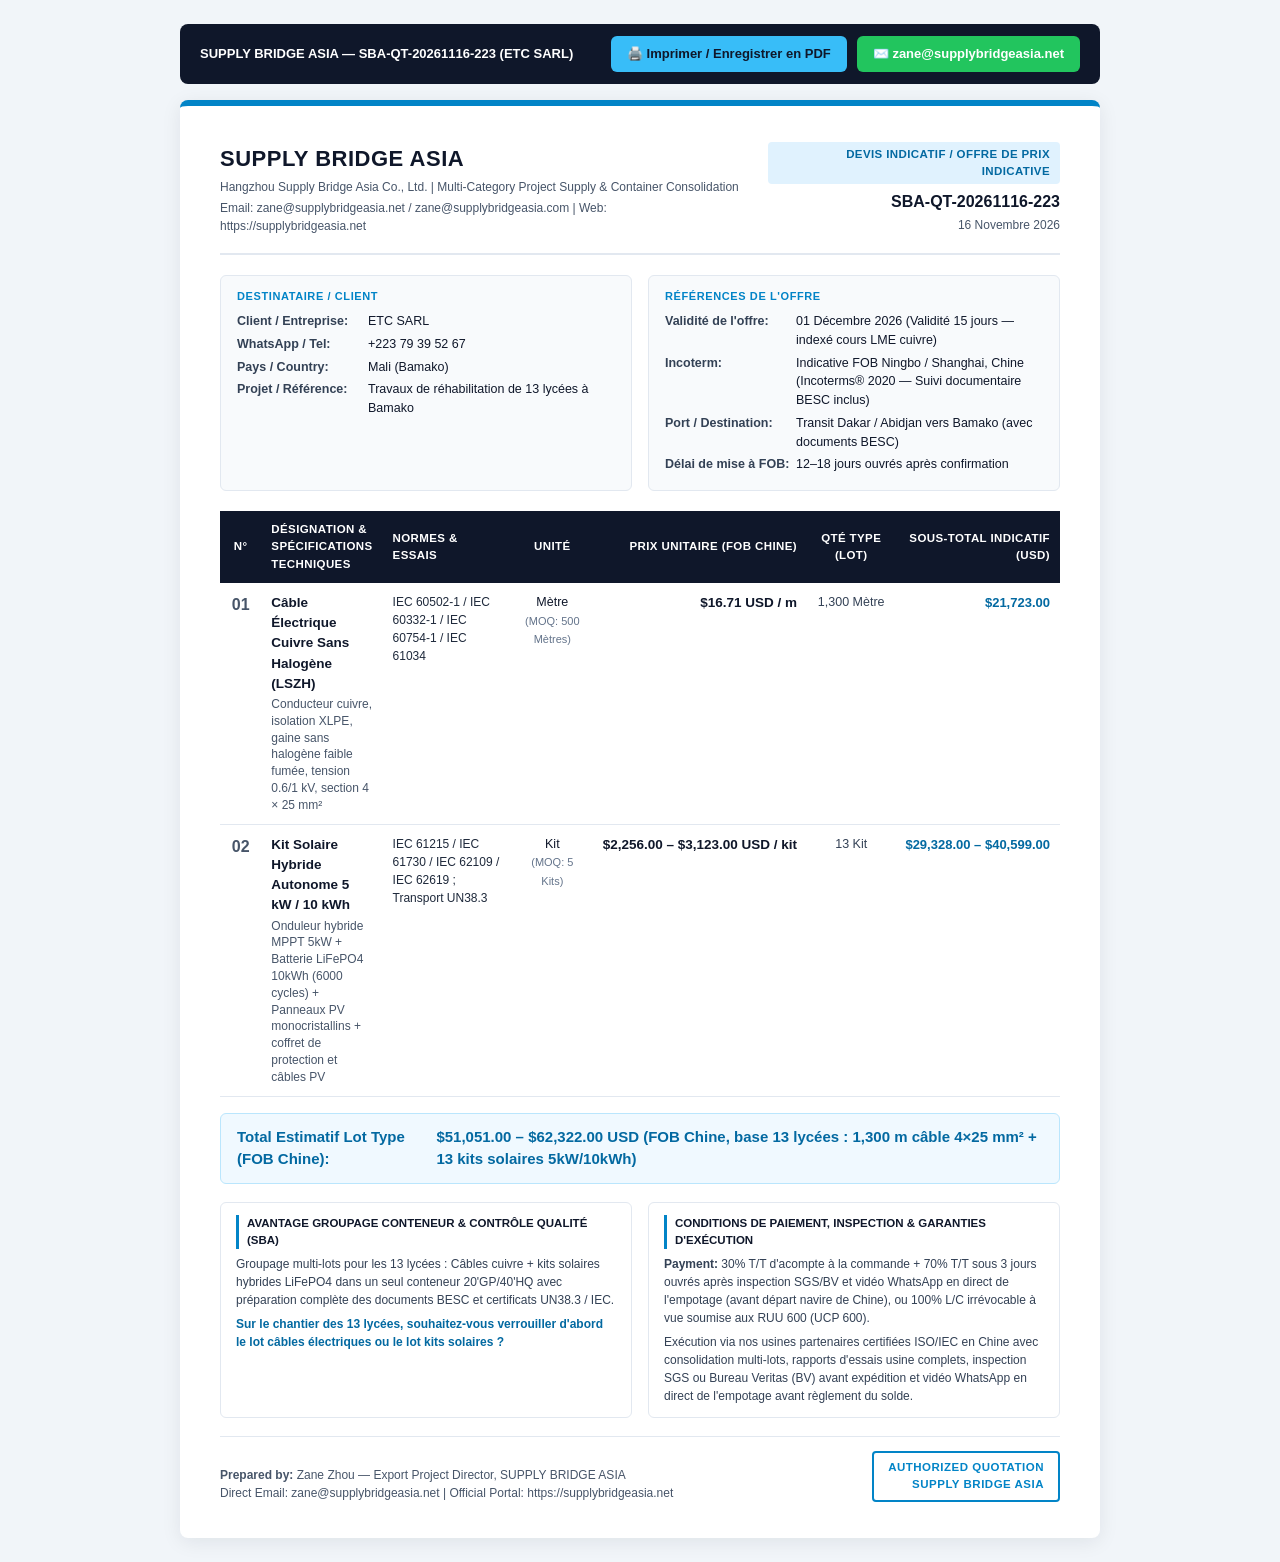
<file: quotes/SBA-QT-20261116-MLI-ETCSARL.html>
<!DOCTYPE html>
<html lang="fr">
<head>
  <meta charset="UTF-8">
  <meta name="viewport" content="width=device-width, initial-scale=1.0">
  <meta name="robots" content="noindex, nofollow">
  <title>SBA-QT-20261116-223 — ETC SARL | SUPPLY BRIDGE ASIA</title>
  <style>
    * { box-sizing: border-box; margin: 0; padding: 0; }
    body {
      font-family: -apple-system, BlinkMacSystemFont, "Segoe UI", Roboto, "Helvetica Neue", Arial, sans-serif;
      background: #f1f5f9;
      color: #0f172a;
      padding: 24px 16px;
      line-height: 1.5;
    }
    .toolbar {
      max-width: 920px;
      margin: 0 auto 16px auto;
      display: flex;
      justify-content: space-between;
      align-items: center;
      gap: 12px;
      background: #0f172a;
      color: #fff;
      padding: 12px 20px;
      border-radius: 8px;
    }
    .toolbar-actions { display: flex; gap: 10px; flex-wrap: wrap; }
    .btn {
      display: inline-flex;
      align-items: center;
      gap: 6px;
      padding: 8px 16px;
      border-radius: 6px;
      font-size: 13px;
      font-weight: 600;
      text-decoration: none;
      cursor: pointer;
      border: none;
    }
    .btn-print { background: #38bdf8; color: #0f172a; }
    .btn-wa { background: #22c55e; color: #fff; }
    .page {
      max-width: 920px;
      margin: 0 auto;
      background: #fff;
      padding: 36px 40px;
      border-radius: 8px;
      box-shadow: 0 4px 20px rgba(15, 23, 42, 0.08);
      border-top: 6px solid #0284c7;
    }
    .header {
      display: flex;
      justify-content: space-between;
      align-items: flex-start;
      border-bottom: 2px solid #e2e8f0;
      padding-bottom: 18px;
      margin-bottom: 20px;
      gap: 20px;
    }
    .brand h1 { font-size: 22px; letter-spacing: 0.5px; color: #0f172a; font-weight: 800; }
    .brand p { font-size: 12px; color: #475569; margin-top: 3px; }
    .doc-badge {
      text-align: right;
    }
    .doc-badge .tag {
      display: inline-block;
      background: #e0f2fe;
      color: #0369a1;
      font-weight: 700;
      font-size: 11.5px;
      padding: 4px 10px;
      border-radius: 4px;
      letter-spacing: 0.4px;
    }
    .doc-badge .qno {
      font-size: 16px;
      font-weight: 800;
      color: #0f172a;
      margin-top: 6px;
    }
    .meta-grid {
      display: grid;
      grid-template-columns: 1fr 1fr;
      gap: 16px;
      margin-bottom: 20px;
    }
    .meta-box {
      background: #f8fafc;
      border: 1px solid #e2e8f0;
      border-radius: 6px;
      padding: 12px 16px;
      font-size: 12.5px;
    }
    .meta-box h3 {
      font-size: 11px;
      text-transform: uppercase;
      letter-spacing: 0.6px;
      color: #0284c7;
      margin-bottom: 8px;
      font-weight: 700;
    }
    .meta-row { margin-bottom: 4px; display: flex; gap: 6px; }
    .meta-row strong { color: #334155; min-width: 125px; }
    table {
      width: 100%;
      border-collapse: collapse;
      margin-bottom: 16px;
    }
    th {
      background: #0f172a;
      color: #fff;
      font-size: 11.5px;
      text-transform: uppercase;
      letter-spacing: 0.4px;
      padding: 10px 10px;
      text-align: left;
    }
    td {
      padding: 10px 10px;
      border-bottom: 1px solid #e2e8f0;
      vertical-align: top;
    }
    .total-bar {
      background: #f0f9ff;
      border: 1px solid #bae6fd;
      border-radius: 6px;
      padding: 12px 16px;
      display: flex;
      justify-content: space-between;
      align-items: center;
      margin-bottom: 18px;
      font-size: 13.5px;
    }
    .total-bar strong { color: #0369a1; font-size: 15px; }
    .info-section {
      display: grid;
      grid-template-columns: 1fr 1fr;
      gap: 16px;
      margin-bottom: 18px;
    }
    .info-card {
      border: 1px solid #e2e8f0;
      border-radius: 6px;
      padding: 12px 15px;
      font-size: 12px;
      color: #334155;
    }
    .info-card h4 {
      font-size: 11.5px;
      color: #0f172a;
      margin-bottom: 6px;
      font-weight: 700;
      border-left: 3px solid #0284c7;
      padding-left: 8px;
    }
    .footer-sign {
      display: flex;
      justify-content: space-between;
      align-items: flex-end;
      border-top: 1px solid #e2e8f0;
      padding-top: 14px;
      font-size: 12px;
      color: #475569;
    }
    .stamp-box {
      text-align: right;
    }
    .stamp {
      display: inline-block;
      border: 2px solid #0284c7;
      color: #0284c7;
      padding: 6px 14px;
      border-radius: 4px;
      font-weight: 700;
      font-size: 11.5px;
      letter-spacing: 0.5px;
    }
    @media print {
      body { background: #fff; padding: 0; }
      .toolbar { display: none !important; }
      .page { box-shadow: none; padding: 16px 20px; max-width: 100%; border-radius: 0; }
    }
    @media (max-width: 700px) {
      .meta-grid, .info-section { grid-template-columns: 1fr; }
      .page { padding: 20px 16px; }
      table { display: block; overflow-x: auto; }
    }
  </style>
</head>
<body>
  <div class="toolbar">
    <div style="font-size:13px;font-weight:600;">SUPPLY BRIDGE ASIA — SBA-QT-20261116-223 (ETC SARL)</div>
    <div class="toolbar-actions">
      <button class="btn btn-print" onclick="window.print()">🖨️ Imprimer / Enregistrer en PDF</button>
      <a class="btn btn-wa" href="mailto:zane@supplybridgeasia.net?subject=Re:%20SBA-QT-20261116-223%20-%20ETC%20SARL">✉️ zane@supplybridgeasia.net</a>
    </div>
  </div>

  <div class="page">
    <div class="header">
      <div class="brand">
        <h1>SUPPLY BRIDGE ASIA</h1>
        <p>Hangzhou Supply Bridge Asia Co., Ltd. | Multi-Category Project Supply & Container Consolidation</p>
        <p>Email: zane@supplybridgeasia.net / zane@supplybridgeasia.com | Web: https://supplybridgeasia.net</p>
      </div>
      <div class="doc-badge">
        <span class="tag">DEVIS INDICATIF / OFFRE DE PRIX INDICATIVE</span>
        <div class="qno">SBA-QT-20261116-223</div>
        <div style="font-size:12px;color:#475569;margin-top:2px;">16 Novembre 2026</div>
      </div>
    </div>

    <div class="meta-grid">
      <div class="meta-box">
        <h3>DESTINATAIRE / CLIENT</h3>
        <div class="meta-row"><strong>Client / Entreprise:</strong> <span>ETC SARL</span></div>
        <div class="meta-row"><strong>WhatsApp / Tel:</strong> <span>+223 79 39 52 67</span></div>
        <div class="meta-row"><strong>Pays / Country:</strong> <span>Mali (Bamako)</span></div>
        <div class="meta-row"><strong>Projet / Référence:</strong> <span>Travaux de réhabilitation de 13 lycées à Bamako</span></div>
      </div>
      <div class="meta-box">
        <h3>RÉFÉRENCES DE L'OFFRE</h3>
        <div class="meta-row"><strong>Validité de l'offre:</strong> <span>01 Décembre 2026 (Validité 15 jours — indexé cours LME cuivre)</span></div>
        <div class="meta-row"><strong>Incoterm:</strong> <span>Indicative FOB Ningbo / Shanghai, Chine (Incoterms® 2020 — Suivi documentaire BESC inclus)</span></div>
        <div class="meta-row"><strong>Port / Destination:</strong> <span>Transit Dakar / Abidjan vers Bamako (avec documents BESC)</span></div>
        <div class="meta-row"><strong>Délai de mise à FOB:</strong> <span>12–18 jours ouvrés après confirmation</span></div>
      </div>
    </div>

    <table>
      <thead>
        <tr>
          <th style="width:42px;text-align:center;">N°</th>
          <th>Désignation & Spécifications Techniques</th>
          <th style="width:140px;">Normes & Essais</th>
          <th style="width:85px;text-align:center;">Unité</th>
          <th style="width:135px;text-align:right;">Prix Unitaire (FOB Chine)</th>
          <th style="width:95px;text-align:center;">Qté Type (Lot)</th>
          <th style="width:145px;text-align:right;">Sous-total Indicatif (USD)</th>
        </tr>
      </thead>
      <tbody>
        
      <tr>
        <td style="text-align:center;font-weight:600;color:#475569;">01</td>
        <td>
          <div style="font-weight:700;color:#0f172a;font-size:13.5px;">Câble Électrique Cuivre Sans Halogène (LSZH)</div>
          <div style="font-size:12px;color:#475569;margin-top:2px;line-height:1.4;">Conducteur cuivre, isolation XLPE, gaine sans halogène faible fumée, tension 0.6/1 kV, section 4 × 25 mm²</div>
        </td>
        <td style="font-size:12px;color:#1e293b;font-weight:500;">IEC 60502-1 / IEC 60332-1 / IEC 60754-1 / IEC 61034</td>
        <td style="text-align:center;font-size:12.5px;">Mètre<br><span style="font-size:11px;color:#64748b;">(MOQ: 500 Mètres)</span></td>
        <td style="text-align:right;font-weight:700;color:#0f172a;font-size:13.5px;white-space:nowrap;">$16.71 USD / m</td>
        <td style="text-align:center;font-size:12.5px;color:#334155;">1,300 Mètre</td>
        <td style="text-align:right;font-weight:600;color:#0369a1;font-size:13px;white-space:nowrap;">$21,723.00</td>
      </tr>
      <tr>
        <td style="text-align:center;font-weight:600;color:#475569;">02</td>
        <td>
          <div style="font-weight:700;color:#0f172a;font-size:13.5px;">Kit Solaire Hybride Autonome 5 kW / 10 kWh</div>
          <div style="font-size:12px;color:#475569;margin-top:2px;line-height:1.4;">Onduleur hybride MPPT 5kW + Batterie LiFePO4 10kWh (6000 cycles) + Panneaux PV monocristallins + coffret de protection et câbles PV</div>
        </td>
        <td style="font-size:12px;color:#1e293b;font-weight:500;">IEC 61215 / IEC 61730 / IEC 62109 / IEC 62619 ; Transport UN38.3</td>
        <td style="text-align:center;font-size:12.5px;">Kit<br><span style="font-size:11px;color:#64748b;">(MOQ: 5 Kits)</span></td>
        <td style="text-align:right;font-weight:700;color:#0f172a;font-size:13.5px;white-space:nowrap;">$2,256.00 – $3,123.00 USD / kit</td>
        <td style="text-align:center;font-size:12.5px;color:#334155;">13 Kit</td>
        <td style="text-align:right;font-weight:600;color:#0369a1;font-size:13px;white-space:nowrap;">$29,328.00 – $40,599.00</td>
      </tr>
      </tbody>
    </table>

    <div class="total-bar">
      <span><strong>Total Estimatif Lot Type (FOB Chine):</strong></span>
      <strong>$51,051.00 – $62,322.00 USD (FOB Chine, base 13 lycées : 1,300 m câble 4×25 mm² + 13 kits solaires 5kW/10kWh)</strong>
    </div>

    <div class="info-section">
      <div class="info-card">
        <h4>AVANTAGE GROUPAGE CONTENEUR & CONTRÔLE QUALITÉ (SBA)</h4>
        <p>Groupage multi-lots pour les 13 lycées : Câbles cuivre + kits solaires hybrides LiFePO4 dans un seul conteneur 20'GP/40'HQ avec préparation complète des documents BESC et certificats UN38.3 / IEC.</p>
        <p style="margin-top:6px;color:#0369a1;font-weight:600;">Sur le chantier des 13 lycées, souhaitez-vous verrouiller d'abord le lot câbles électriques ou le lot kits solaires ?</p>
      </div>
      <div class="info-card">
        <h4>CONDITIONS DE PAIEMENT, INSPECTION & GARANTIES D'EXÉCUTION</h4>
        <p><strong>Payment:</strong> 30% T/T d'acompte à la commande + 70% T/T sous 3 jours ouvrés après inspection SGS/BV et vidéo WhatsApp en direct de l'empotage (avant départ navire de Chine), ou 100% L/C irrévocable à vue soumise aux RUU 600 (UCP 600).</p>
        <p style="margin-top:6px;">Exécution via nos usines partenaires certifiées ISO/IEC en Chine avec consolidation multi-lots, rapports d'essais usine complets, inspection SGS ou Bureau Veritas (BV) avant expédition et vidéo WhatsApp en direct de l'empotage avant règlement du solde.</p>
      </div>
    </div>

    <div class="footer-sign">
      <div>
        <strong>Prepared by:</strong> Zane Zhou — Export Project Director, SUPPLY BRIDGE ASIA<br>
        <span>Direct Email: zane@supplybridgeasia.net | Official Portal: https://supplybridgeasia.net</span>
      </div>
      <div class="stamp-box">
        <div class="stamp">AUTHORIZED QUOTATION<br>SUPPLY BRIDGE ASIA</div>
      </div>
    </div>
  </div>
</body>
</html>
</file>
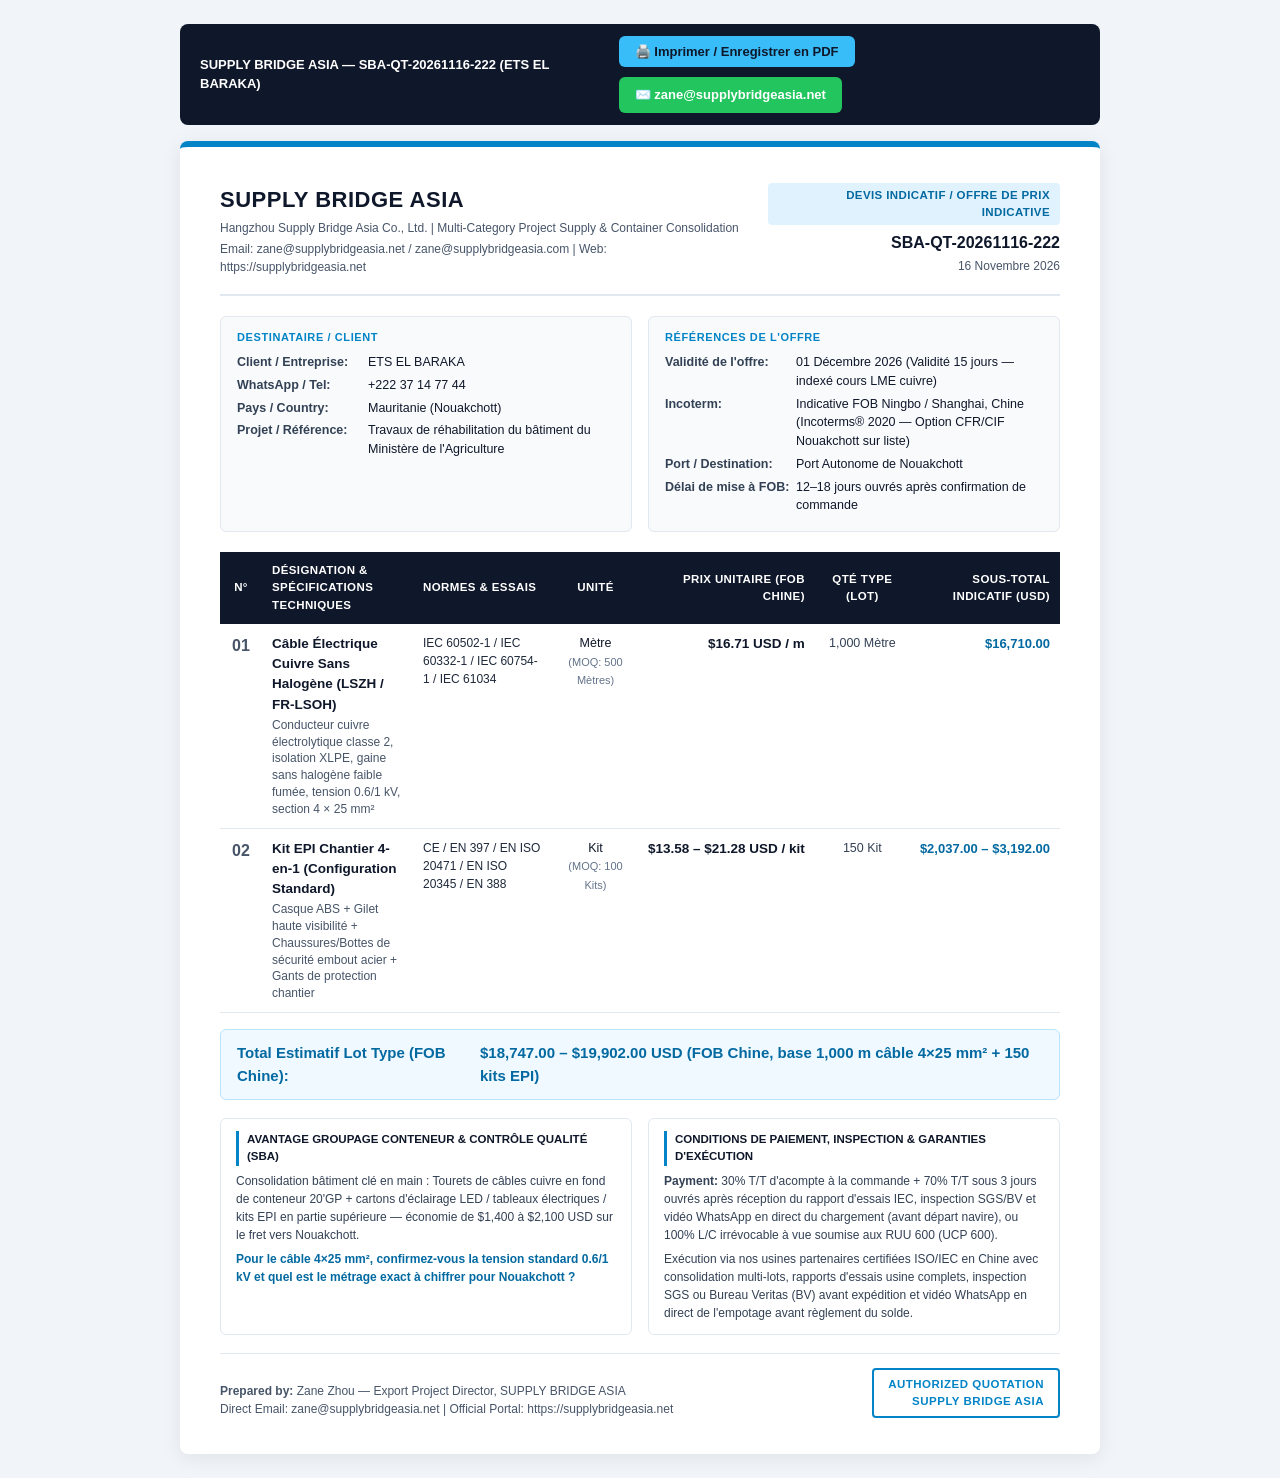
<file: quotes/SBA-QT-20261116-MRT-ELBARAKA.html>
<!DOCTYPE html>
<html lang="fr">
<head>
  <meta charset="UTF-8">
  <meta name="viewport" content="width=device-width, initial-scale=1.0">
  <meta name="robots" content="noindex, nofollow">
  <title>SBA-QT-20261116-222 — ETS EL BARAKA | SUPPLY BRIDGE ASIA</title>
  <style>
    * { box-sizing: border-box; margin: 0; padding: 0; }
    body {
      font-family: -apple-system, BlinkMacSystemFont, "Segoe UI", Roboto, "Helvetica Neue", Arial, sans-serif;
      background: #f1f5f9;
      color: #0f172a;
      padding: 24px 16px;
      line-height: 1.5;
    }
    .toolbar {
      max-width: 920px;
      margin: 0 auto 16px auto;
      display: flex;
      justify-content: space-between;
      align-items: center;
      gap: 12px;
      background: #0f172a;
      color: #fff;
      padding: 12px 20px;
      border-radius: 8px;
    }
    .toolbar-actions { display: flex; gap: 10px; flex-wrap: wrap; }
    .btn {
      display: inline-flex;
      align-items: center;
      gap: 6px;
      padding: 8px 16px;
      border-radius: 6px;
      font-size: 13px;
      font-weight: 600;
      text-decoration: none;
      cursor: pointer;
      border: none;
    }
    .btn-print { background: #38bdf8; color: #0f172a; }
    .btn-wa { background: #22c55e; color: #fff; }
    .page {
      max-width: 920px;
      margin: 0 auto;
      background: #fff;
      padding: 36px 40px;
      border-radius: 8px;
      box-shadow: 0 4px 20px rgba(15, 23, 42, 0.08);
      border-top: 6px solid #0284c7;
    }
    .header {
      display: flex;
      justify-content: space-between;
      align-items: flex-start;
      border-bottom: 2px solid #e2e8f0;
      padding-bottom: 18px;
      margin-bottom: 20px;
      gap: 20px;
    }
    .brand h1 { font-size: 22px; letter-spacing: 0.5px; color: #0f172a; font-weight: 800; }
    .brand p { font-size: 12px; color: #475569; margin-top: 3px; }
    .doc-badge {
      text-align: right;
    }
    .doc-badge .tag {
      display: inline-block;
      background: #e0f2fe;
      color: #0369a1;
      font-weight: 700;
      font-size: 11.5px;
      padding: 4px 10px;
      border-radius: 4px;
      letter-spacing: 0.4px;
    }
    .doc-badge .qno {
      font-size: 16px;
      font-weight: 800;
      color: #0f172a;
      margin-top: 6px;
    }
    .meta-grid {
      display: grid;
      grid-template-columns: 1fr 1fr;
      gap: 16px;
      margin-bottom: 20px;
    }
    .meta-box {
      background: #f8fafc;
      border: 1px solid #e2e8f0;
      border-radius: 6px;
      padding: 12px 16px;
      font-size: 12.5px;
    }
    .meta-box h3 {
      font-size: 11px;
      text-transform: uppercase;
      letter-spacing: 0.6px;
      color: #0284c7;
      margin-bottom: 8px;
      font-weight: 700;
    }
    .meta-row { margin-bottom: 4px; display: flex; gap: 6px; }
    .meta-row strong { color: #334155; min-width: 125px; }
    table {
      width: 100%;
      border-collapse: collapse;
      margin-bottom: 16px;
    }
    th {
      background: #0f172a;
      color: #fff;
      font-size: 11.5px;
      text-transform: uppercase;
      letter-spacing: 0.4px;
      padding: 10px 10px;
      text-align: left;
    }
    td {
      padding: 10px 10px;
      border-bottom: 1px solid #e2e8f0;
      vertical-align: top;
    }
    .total-bar {
      background: #f0f9ff;
      border: 1px solid #bae6fd;
      border-radius: 6px;
      padding: 12px 16px;
      display: flex;
      justify-content: space-between;
      align-items: center;
      margin-bottom: 18px;
      font-size: 13.5px;
    }
    .total-bar strong { color: #0369a1; font-size: 15px; }
    .info-section {
      display: grid;
      grid-template-columns: 1fr 1fr;
      gap: 16px;
      margin-bottom: 18px;
    }
    .info-card {
      border: 1px solid #e2e8f0;
      border-radius: 6px;
      padding: 12px 15px;
      font-size: 12px;
      color: #334155;
    }
    .info-card h4 {
      font-size: 11.5px;
      color: #0f172a;
      margin-bottom: 6px;
      font-weight: 700;
      border-left: 3px solid #0284c7;
      padding-left: 8px;
    }
    .footer-sign {
      display: flex;
      justify-content: space-between;
      align-items: flex-end;
      border-top: 1px solid #e2e8f0;
      padding-top: 14px;
      font-size: 12px;
      color: #475569;
    }
    .stamp-box {
      text-align: right;
    }
    .stamp {
      display: inline-block;
      border: 2px solid #0284c7;
      color: #0284c7;
      padding: 6px 14px;
      border-radius: 4px;
      font-weight: 700;
      font-size: 11.5px;
      letter-spacing: 0.5px;
    }
    @media print {
      body { background: #fff; padding: 0; }
      .toolbar { display: none !important; }
      .page { box-shadow: none; padding: 16px 20px; max-width: 100%; border-radius: 0; }
    }
    @media (max-width: 700px) {
      .meta-grid, .info-section { grid-template-columns: 1fr; }
      .page { padding: 20px 16px; }
      table { display: block; overflow-x: auto; }
    }
  </style>
</head>
<body>
  <div class="toolbar">
    <div style="font-size:13px;font-weight:600;">SUPPLY BRIDGE ASIA — SBA-QT-20261116-222 (ETS EL BARAKA)</div>
    <div class="toolbar-actions">
      <button class="btn btn-print" onclick="window.print()">🖨️ Imprimer / Enregistrer en PDF</button>
      <a class="btn btn-wa" href="mailto:zane@supplybridgeasia.net?subject=Re:%20SBA-QT-20261116-222%20-%20ETS%20EL%20BARAKA">✉️ zane@supplybridgeasia.net</a>
    </div>
  </div>

  <div class="page">
    <div class="header">
      <div class="brand">
        <h1>SUPPLY BRIDGE ASIA</h1>
        <p>Hangzhou Supply Bridge Asia Co., Ltd. | Multi-Category Project Supply & Container Consolidation</p>
        <p>Email: zane@supplybridgeasia.net / zane@supplybridgeasia.com | Web: https://supplybridgeasia.net</p>
      </div>
      <div class="doc-badge">
        <span class="tag">DEVIS INDICATIF / OFFRE DE PRIX INDICATIVE</span>
        <div class="qno">SBA-QT-20261116-222</div>
        <div style="font-size:12px;color:#475569;margin-top:2px;">16 Novembre 2026</div>
      </div>
    </div>

    <div class="meta-grid">
      <div class="meta-box">
        <h3>DESTINATAIRE / CLIENT</h3>
        <div class="meta-row"><strong>Client / Entreprise:</strong> <span>ETS EL BARAKA</span></div>
        <div class="meta-row"><strong>WhatsApp / Tel:</strong> <span>+222 37 14 77 44</span></div>
        <div class="meta-row"><strong>Pays / Country:</strong> <span>Mauritanie (Nouakchott)</span></div>
        <div class="meta-row"><strong>Projet / Référence:</strong> <span>Travaux de réhabilitation du bâtiment du Ministère de l'Agriculture</span></div>
      </div>
      <div class="meta-box">
        <h3>RÉFÉRENCES DE L'OFFRE</h3>
        <div class="meta-row"><strong>Validité de l'offre:</strong> <span>01 Décembre 2026 (Validité 15 jours — indexé cours LME cuivre)</span></div>
        <div class="meta-row"><strong>Incoterm:</strong> <span>Indicative FOB Ningbo / Shanghai, Chine (Incoterms® 2020 — Option CFR/CIF Nouakchott sur liste)</span></div>
        <div class="meta-row"><strong>Port / Destination:</strong> <span>Port Autonome de Nouakchott</span></div>
        <div class="meta-row"><strong>Délai de mise à FOB:</strong> <span>12–18 jours ouvrés après confirmation de commande</span></div>
      </div>
    </div>

    <table>
      <thead>
        <tr>
          <th style="width:42px;text-align:center;">N°</th>
          <th>Désignation & Spécifications Techniques</th>
          <th style="width:140px;">Normes & Essais</th>
          <th style="width:85px;text-align:center;">Unité</th>
          <th style="width:135px;text-align:right;">Prix Unitaire (FOB Chine)</th>
          <th style="width:95px;text-align:center;">Qté Type (Lot)</th>
          <th style="width:145px;text-align:right;">Sous-total Indicatif (USD)</th>
        </tr>
      </thead>
      <tbody>
        
      <tr>
        <td style="text-align:center;font-weight:600;color:#475569;">01</td>
        <td>
          <div style="font-weight:700;color:#0f172a;font-size:13.5px;">Câble Électrique Cuivre Sans Halogène (LSZH / FR-LSOH)</div>
          <div style="font-size:12px;color:#475569;margin-top:2px;line-height:1.4;">Conducteur cuivre électrolytique classe 2, isolation XLPE, gaine sans halogène faible fumée, tension 0.6/1 kV, section 4 × 25 mm²</div>
        </td>
        <td style="font-size:12px;color:#1e293b;font-weight:500;">IEC 60502-1 / IEC 60332-1 / IEC 60754-1 / IEC 61034</td>
        <td style="text-align:center;font-size:12.5px;">Mètre<br><span style="font-size:11px;color:#64748b;">(MOQ: 500 Mètres)</span></td>
        <td style="text-align:right;font-weight:700;color:#0f172a;font-size:13.5px;white-space:nowrap;">$16.71 USD / m</td>
        <td style="text-align:center;font-size:12.5px;color:#334155;">1,000 Mètre</td>
        <td style="text-align:right;font-weight:600;color:#0369a1;font-size:13px;white-space:nowrap;">$16,710.00</td>
      </tr>
      <tr>
        <td style="text-align:center;font-weight:600;color:#475569;">02</td>
        <td>
          <div style="font-weight:700;color:#0f172a;font-size:13.5px;">Kit EPI Chantier 4-en-1 (Configuration Standard)</div>
          <div style="font-size:12px;color:#475569;margin-top:2px;line-height:1.4;">Casque ABS + Gilet haute visibilité + Chaussures/Bottes de sécurité embout acier + Gants de protection chantier</div>
        </td>
        <td style="font-size:12px;color:#1e293b;font-weight:500;">CE / EN 397 / EN ISO 20471 / EN ISO 20345 / EN 388</td>
        <td style="text-align:center;font-size:12.5px;">Kit<br><span style="font-size:11px;color:#64748b;">(MOQ: 100 Kits)</span></td>
        <td style="text-align:right;font-weight:700;color:#0f172a;font-size:13.5px;white-space:nowrap;">$13.58 – $21.28 USD / kit</td>
        <td style="text-align:center;font-size:12.5px;color:#334155;">150 Kit</td>
        <td style="text-align:right;font-weight:600;color:#0369a1;font-size:13px;white-space:nowrap;">$2,037.00 – $3,192.00</td>
      </tr>
      </tbody>
    </table>

    <div class="total-bar">
      <span><strong>Total Estimatif Lot Type (FOB Chine):</strong></span>
      <strong>$18,747.00 – $19,902.00 USD (FOB Chine, base 1,000 m câble 4×25 mm² + 150 kits EPI)</strong>
    </div>

    <div class="info-section">
      <div class="info-card">
        <h4>AVANTAGE GROUPAGE CONTENEUR & CONTRÔLE QUALITÉ (SBA)</h4>
        <p>Consolidation bâtiment clé en main : Tourets de câbles cuivre en fond de conteneur 20'GP + cartons d'éclairage LED / tableaux électriques / kits EPI en partie supérieure — économie de $1,400 à $2,100 USD sur le fret vers Nouakchott.</p>
        <p style="margin-top:6px;color:#0369a1;font-weight:600;">Pour le câble 4×25 mm², confirmez-vous la tension standard 0.6/1 kV et quel est le métrage exact à chiffrer pour Nouakchott ?</p>
      </div>
      <div class="info-card">
        <h4>CONDITIONS DE PAIEMENT, INSPECTION & GARANTIES D'EXÉCUTION</h4>
        <p><strong>Payment:</strong> 30% T/T d'acompte à la commande + 70% T/T sous 3 jours ouvrés après réception du rapport d'essais IEC, inspection SGS/BV et vidéo WhatsApp en direct du chargement (avant départ navire), ou 100% L/C irrévocable à vue soumise aux RUU 600 (UCP 600).</p>
        <p style="margin-top:6px;">Exécution via nos usines partenaires certifiées ISO/IEC en Chine avec consolidation multi-lots, rapports d'essais usine complets, inspection SGS ou Bureau Veritas (BV) avant expédition et vidéo WhatsApp en direct de l'empotage avant règlement du solde.</p>
      </div>
    </div>

    <div class="footer-sign">
      <div>
        <strong>Prepared by:</strong> Zane Zhou — Export Project Director, SUPPLY BRIDGE ASIA<br>
        <span>Direct Email: zane@supplybridgeasia.net | Official Portal: https://supplybridgeasia.net</span>
      </div>
      <div class="stamp-box">
        <div class="stamp">AUTHORIZED QUOTATION<br>SUPPLY BRIDGE ASIA</div>
      </div>
    </div>
  </div>
</body>
</html>
</file>
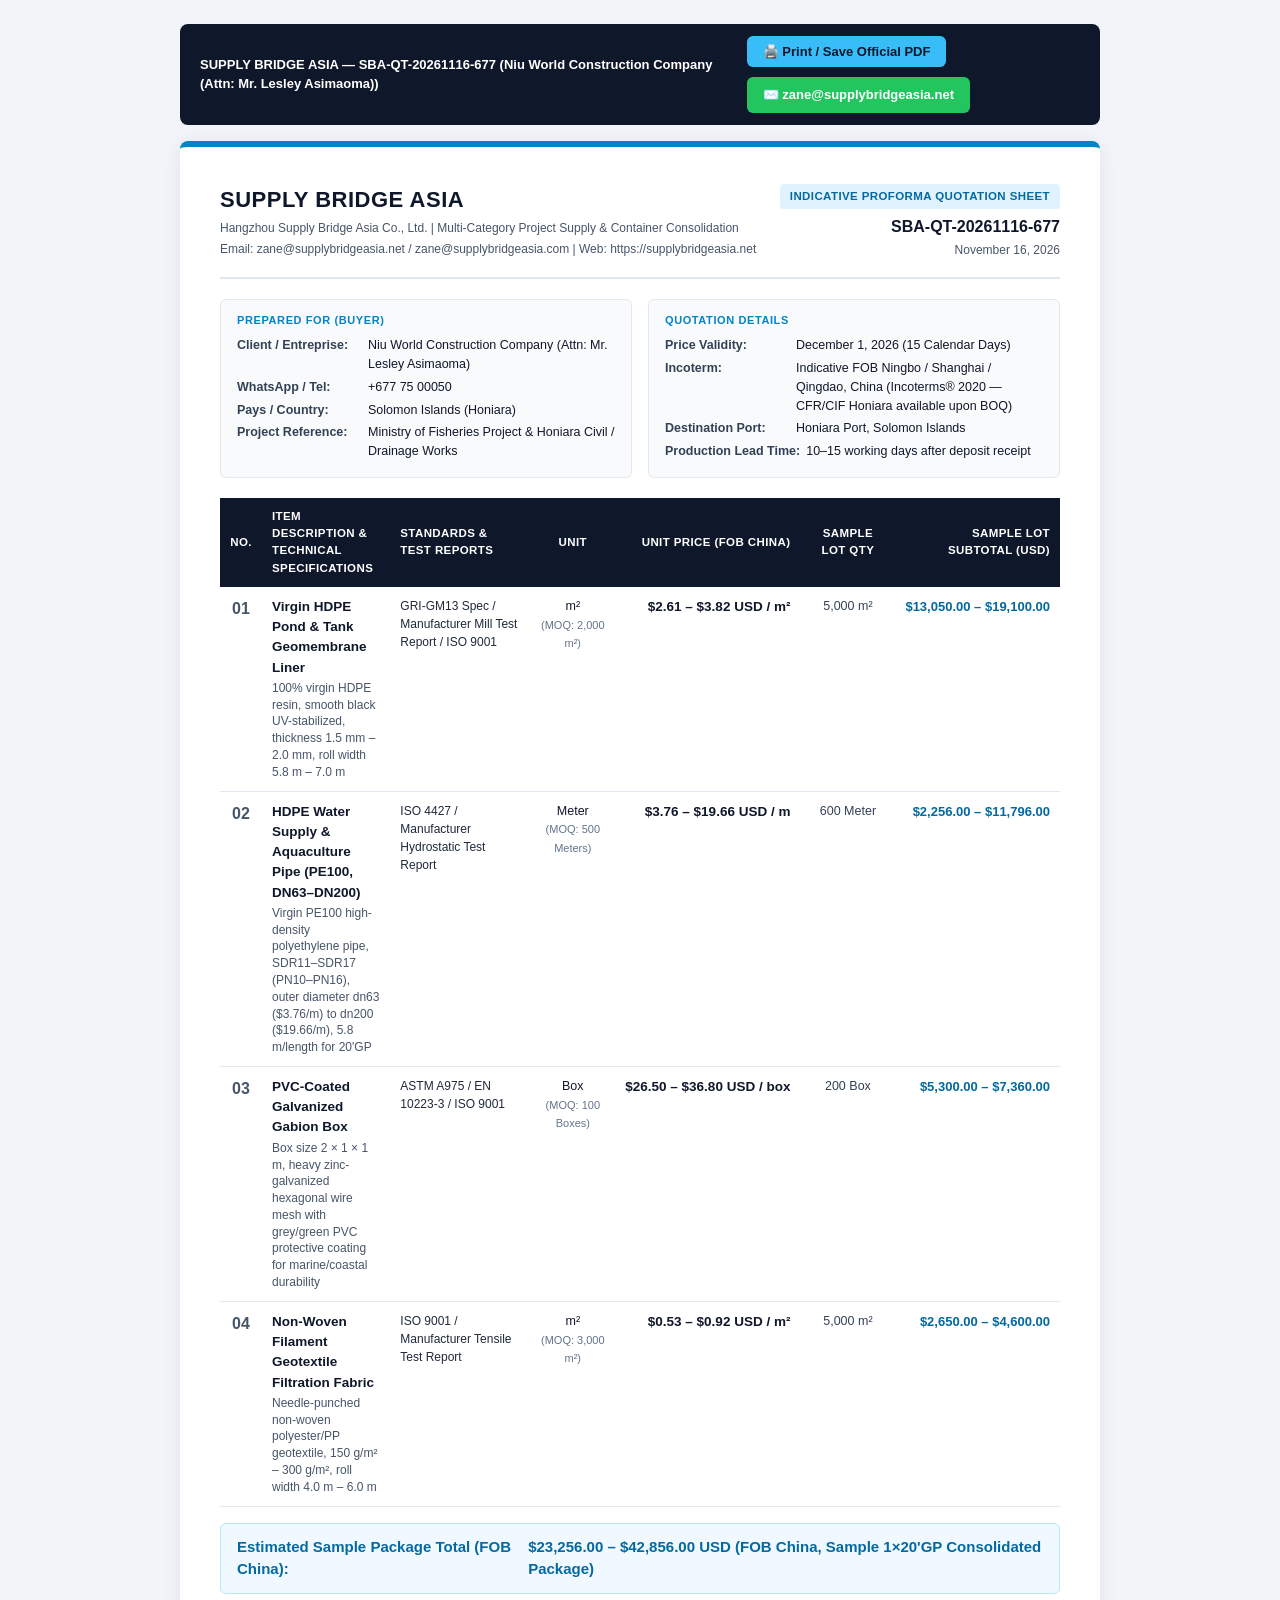
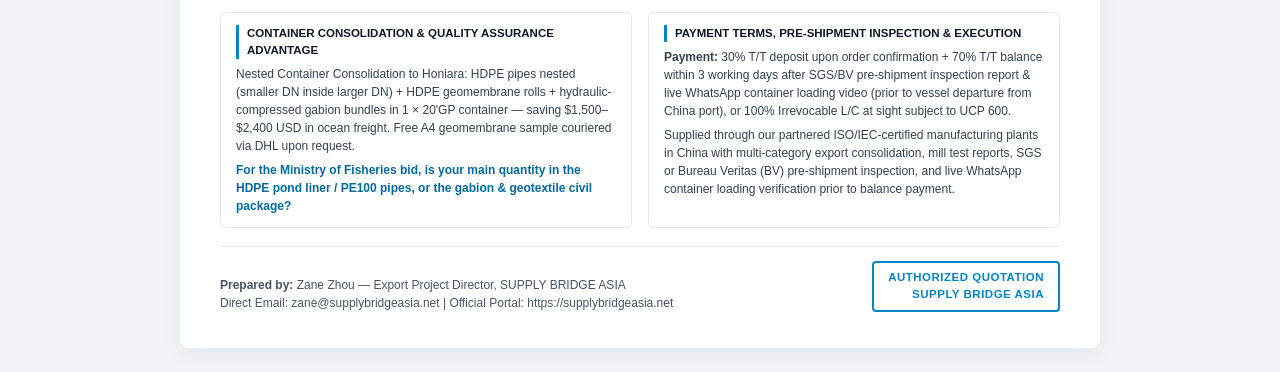
<file: quotes/SBA-QT-20261116-SLB-NIUWORLD.html>
<!DOCTYPE html>
<html lang="en">
<head>
  <meta charset="UTF-8">
  <meta name="viewport" content="width=device-width, initial-scale=1.0">
  <meta name="robots" content="noindex, nofollow">
  <title>SBA-QT-20261116-677 — Niu World Construction Company (Attn: Mr. Lesley Asimaoma) | SUPPLY BRIDGE ASIA</title>
  <style>
    * { box-sizing: border-box; margin: 0; padding: 0; }
    body {
      font-family: -apple-system, BlinkMacSystemFont, "Segoe UI", Roboto, "Helvetica Neue", Arial, sans-serif;
      background: #f1f5f9;
      color: #0f172a;
      padding: 24px 16px;
      line-height: 1.5;
    }
    .toolbar {
      max-width: 920px;
      margin: 0 auto 16px auto;
      display: flex;
      justify-content: space-between;
      align-items: center;
      gap: 12px;
      background: #0f172a;
      color: #fff;
      padding: 12px 20px;
      border-radius: 8px;
    }
    .toolbar-actions { display: flex; gap: 10px; flex-wrap: wrap; }
    .btn {
      display: inline-flex;
      align-items: center;
      gap: 6px;
      padding: 8px 16px;
      border-radius: 6px;
      font-size: 13px;
      font-weight: 600;
      text-decoration: none;
      cursor: pointer;
      border: none;
    }
    .btn-print { background: #38bdf8; color: #0f172a; }
    .btn-wa { background: #22c55e; color: #fff; }
    .page {
      max-width: 920px;
      margin: 0 auto;
      background: #fff;
      padding: 36px 40px;
      border-radius: 8px;
      box-shadow: 0 4px 20px rgba(15, 23, 42, 0.08);
      border-top: 6px solid #0284c7;
    }
    .header {
      display: flex;
      justify-content: space-between;
      align-items: flex-start;
      border-bottom: 2px solid #e2e8f0;
      padding-bottom: 18px;
      margin-bottom: 20px;
      gap: 20px;
    }
    .brand h1 { font-size: 22px; letter-spacing: 0.5px; color: #0f172a; font-weight: 800; }
    .brand p { font-size: 12px; color: #475569; margin-top: 3px; }
    .doc-badge {
      text-align: right;
    }
    .doc-badge .tag {
      display: inline-block;
      background: #e0f2fe;
      color: #0369a1;
      font-weight: 700;
      font-size: 11.5px;
      padding: 4px 10px;
      border-radius: 4px;
      letter-spacing: 0.4px;
    }
    .doc-badge .qno {
      font-size: 16px;
      font-weight: 800;
      color: #0f172a;
      margin-top: 6px;
    }
    .meta-grid {
      display: grid;
      grid-template-columns: 1fr 1fr;
      gap: 16px;
      margin-bottom: 20px;
    }
    .meta-box {
      background: #f8fafc;
      border: 1px solid #e2e8f0;
      border-radius: 6px;
      padding: 12px 16px;
      font-size: 12.5px;
    }
    .meta-box h3 {
      font-size: 11px;
      text-transform: uppercase;
      letter-spacing: 0.6px;
      color: #0284c7;
      margin-bottom: 8px;
      font-weight: 700;
    }
    .meta-row { margin-bottom: 4px; display: flex; gap: 6px; }
    .meta-row strong { color: #334155; min-width: 125px; }
    table {
      width: 100%;
      border-collapse: collapse;
      margin-bottom: 16px;
    }
    th {
      background: #0f172a;
      color: #fff;
      font-size: 11.5px;
      text-transform: uppercase;
      letter-spacing: 0.4px;
      padding: 10px 10px;
      text-align: left;
    }
    td {
      padding: 10px 10px;
      border-bottom: 1px solid #e2e8f0;
      vertical-align: top;
    }
    .total-bar {
      background: #f0f9ff;
      border: 1px solid #bae6fd;
      border-radius: 6px;
      padding: 12px 16px;
      display: flex;
      justify-content: space-between;
      align-items: center;
      margin-bottom: 18px;
      font-size: 13.5px;
    }
    .total-bar strong { color: #0369a1; font-size: 15px; }
    .info-section {
      display: grid;
      grid-template-columns: 1fr 1fr;
      gap: 16px;
      margin-bottom: 18px;
    }
    .info-card {
      border: 1px solid #e2e8f0;
      border-radius: 6px;
      padding: 12px 15px;
      font-size: 12px;
      color: #334155;
    }
    .info-card h4 {
      font-size: 11.5px;
      color: #0f172a;
      margin-bottom: 6px;
      font-weight: 700;
      border-left: 3px solid #0284c7;
      padding-left: 8px;
    }
    .footer-sign {
      display: flex;
      justify-content: space-between;
      align-items: flex-end;
      border-top: 1px solid #e2e8f0;
      padding-top: 14px;
      font-size: 12px;
      color: #475569;
    }
    .stamp-box {
      text-align: right;
    }
    .stamp {
      display: inline-block;
      border: 2px solid #0284c7;
      color: #0284c7;
      padding: 6px 14px;
      border-radius: 4px;
      font-weight: 700;
      font-size: 11.5px;
      letter-spacing: 0.5px;
    }
    @media print {
      body { background: #fff; padding: 0; }
      .toolbar { display: none !important; }
      .page { box-shadow: none; padding: 16px 20px; max-width: 100%; border-radius: 0; }
    }
    @media (max-width: 700px) {
      .meta-grid, .info-section { grid-template-columns: 1fr; }
      .page { padding: 20px 16px; }
      table { display: block; overflow-x: auto; }
    }
  </style>
</head>
<body>
  <div class="toolbar">
    <div style="font-size:13px;font-weight:600;">SUPPLY BRIDGE ASIA — SBA-QT-20261116-677 (Niu World Construction Company (Attn: Mr. Lesley Asimaoma))</div>
    <div class="toolbar-actions">
      <button class="btn btn-print" onclick="window.print()">🖨️ Print / Save Official PDF</button>
      <a class="btn btn-wa" href="mailto:zane@supplybridgeasia.net?subject=Re:%20SBA-QT-20261116-677%20-%20Niu%20World%20Construction%20Company%20(Attn%3A%20Mr.%20Lesley%20Asimaoma)">✉️ zane@supplybridgeasia.net</a>
    </div>
  </div>

  <div class="page">
    <div class="header">
      <div class="brand">
        <h1>SUPPLY BRIDGE ASIA</h1>
        <p>Hangzhou Supply Bridge Asia Co., Ltd. | Multi-Category Project Supply & Container Consolidation</p>
        <p>Email: zane@supplybridgeasia.net / zane@supplybridgeasia.com | Web: https://supplybridgeasia.net</p>
      </div>
      <div class="doc-badge">
        <span class="tag">INDICATIVE PROFORMA QUOTATION SHEET</span>
        <div class="qno">SBA-QT-20261116-677</div>
        <div style="font-size:12px;color:#475569;margin-top:2px;">November 16, 2026</div>
      </div>
    </div>

    <div class="meta-grid">
      <div class="meta-box">
        <h3>PREPARED FOR (BUYER)</h3>
        <div class="meta-row"><strong>Client / Entreprise:</strong> <span>Niu World Construction Company (Attn: Mr. Lesley Asimaoma)</span></div>
        <div class="meta-row"><strong>WhatsApp / Tel:</strong> <span>+677 75 00050</span></div>
        <div class="meta-row"><strong>Pays / Country:</strong> <span>Solomon Islands (Honiara)</span></div>
        <div class="meta-row"><strong>Project Reference:</strong> <span>Ministry of Fisheries Project & Honiara Civil / Drainage Works</span></div>
      </div>
      <div class="meta-box">
        <h3>QUOTATION DETAILS</h3>
        <div class="meta-row"><strong>Price Validity:</strong> <span>December 1, 2026 (15 Calendar Days)</span></div>
        <div class="meta-row"><strong>Incoterm:</strong> <span>Indicative FOB Ningbo / Shanghai / Qingdao, China (Incoterms® 2020 — CFR/CIF Honiara available upon BOQ)</span></div>
        <div class="meta-row"><strong>Destination Port:</strong> <span>Honiara Port, Solomon Islands</span></div>
        <div class="meta-row"><strong>Production Lead Time:</strong> <span>10–15 working days after deposit receipt</span></div>
      </div>
    </div>

    <table>
      <thead>
        <tr>
          <th style="width:42px;text-align:center;">No.</th>
          <th>Item Description & Technical Specifications</th>
          <th style="width:140px;">Standards & Test Reports</th>
          <th style="width:85px;text-align:center;">Unit</th>
          <th style="width:135px;text-align:right;">Unit Price (FOB China)</th>
          <th style="width:95px;text-align:center;">Sample Lot Qty</th>
          <th style="width:145px;text-align:right;">Sample Lot Subtotal (USD)</th>
        </tr>
      </thead>
      <tbody>
        
      <tr>
        <td style="text-align:center;font-weight:600;color:#475569;">01</td>
        <td>
          <div style="font-weight:700;color:#0f172a;font-size:13.5px;">Virgin HDPE Pond & Tank Geomembrane Liner</div>
          <div style="font-size:12px;color:#475569;margin-top:2px;line-height:1.4;">100% virgin HDPE resin, smooth black UV-stabilized, thickness 1.5 mm – 2.0 mm, roll width 5.8 m – 7.0 m</div>
        </td>
        <td style="font-size:12px;color:#1e293b;font-weight:500;">GRI-GM13 Spec / Manufacturer Mill Test Report / ISO 9001</td>
        <td style="text-align:center;font-size:12.5px;">m²<br><span style="font-size:11px;color:#64748b;">(MOQ: 2,000 m²)</span></td>
        <td style="text-align:right;font-weight:700;color:#0f172a;font-size:13.5px;white-space:nowrap;">$2.61 – $3.82 USD / m²</td>
        <td style="text-align:center;font-size:12.5px;color:#334155;">5,000 m²</td>
        <td style="text-align:right;font-weight:600;color:#0369a1;font-size:13px;white-space:nowrap;">$13,050.00 – $19,100.00</td>
      </tr>
      <tr>
        <td style="text-align:center;font-weight:600;color:#475569;">02</td>
        <td>
          <div style="font-weight:700;color:#0f172a;font-size:13.5px;">HDPE Water Supply & Aquaculture Pipe (PE100, DN63–DN200)</div>
          <div style="font-size:12px;color:#475569;margin-top:2px;line-height:1.4;">Virgin PE100 high-density polyethylene pipe, SDR11–SDR17 (PN10–PN16), outer diameter dn63 ($3.76/m) to dn200 ($19.66/m), 5.8 m/length for 20'GP</div>
        </td>
        <td style="font-size:12px;color:#1e293b;font-weight:500;">ISO 4427 / Manufacturer Hydrostatic Test Report</td>
        <td style="text-align:center;font-size:12.5px;">Meter<br><span style="font-size:11px;color:#64748b;">(MOQ: 500 Meters)</span></td>
        <td style="text-align:right;font-weight:700;color:#0f172a;font-size:13.5px;white-space:nowrap;">$3.76 – $19.66 USD / m</td>
        <td style="text-align:center;font-size:12.5px;color:#334155;">600 Meter</td>
        <td style="text-align:right;font-weight:600;color:#0369a1;font-size:13px;white-space:nowrap;">$2,256.00 – $11,796.00</td>
      </tr>
      <tr>
        <td style="text-align:center;font-weight:600;color:#475569;">03</td>
        <td>
          <div style="font-weight:700;color:#0f172a;font-size:13.5px;">PVC-Coated Galvanized Gabion Box</div>
          <div style="font-size:12px;color:#475569;margin-top:2px;line-height:1.4;">Box size 2 × 1 × 1 m, heavy zinc-galvanized hexagonal wire mesh with grey/green PVC protective coating for marine/coastal durability</div>
        </td>
        <td style="font-size:12px;color:#1e293b;font-weight:500;">ASTM A975 / EN 10223-3 / ISO 9001</td>
        <td style="text-align:center;font-size:12.5px;">Box<br><span style="font-size:11px;color:#64748b;">(MOQ: 100 Boxes)</span></td>
        <td style="text-align:right;font-weight:700;color:#0f172a;font-size:13.5px;white-space:nowrap;">$26.50 – $36.80 USD / box</td>
        <td style="text-align:center;font-size:12.5px;color:#334155;">200 Box</td>
        <td style="text-align:right;font-weight:600;color:#0369a1;font-size:13px;white-space:nowrap;">$5,300.00 – $7,360.00</td>
      </tr>
      <tr>
        <td style="text-align:center;font-weight:600;color:#475569;">04</td>
        <td>
          <div style="font-weight:700;color:#0f172a;font-size:13.5px;">Non-Woven Filament Geotextile Filtration Fabric</div>
          <div style="font-size:12px;color:#475569;margin-top:2px;line-height:1.4;">Needle-punched non-woven polyester/PP geotextile, 150 g/m² – 300 g/m², roll width 4.0 m – 6.0 m</div>
        </td>
        <td style="font-size:12px;color:#1e293b;font-weight:500;">ISO 9001 / Manufacturer Tensile Test Report</td>
        <td style="text-align:center;font-size:12.5px;">m²<br><span style="font-size:11px;color:#64748b;">(MOQ: 3,000 m²)</span></td>
        <td style="text-align:right;font-weight:700;color:#0f172a;font-size:13.5px;white-space:nowrap;">$0.53 – $0.92 USD / m²</td>
        <td style="text-align:center;font-size:12.5px;color:#334155;">5,000 m²</td>
        <td style="text-align:right;font-weight:600;color:#0369a1;font-size:13px;white-space:nowrap;">$2,650.00 – $4,600.00</td>
      </tr>
      </tbody>
    </table>

    <div class="total-bar">
      <span><strong>Estimated Sample Package Total (FOB China):</strong></span>
      <strong>$23,256.00 – $42,856.00 USD (FOB China, Sample 1×20'GP Consolidated Package)</strong>
    </div>

    <div class="info-section">
      <div class="info-card">
        <h4>CONTAINER CONSOLIDATION & QUALITY ASSURANCE ADVANTAGE</h4>
        <p>Nested Container Consolidation to Honiara: HDPE pipes nested (smaller DN inside larger DN) + HDPE geomembrane rolls + hydraulic-compressed gabion bundles in 1 × 20'GP container — saving $1,500–$2,400 USD in ocean freight. Free A4 geomembrane sample couriered via DHL upon request.</p>
        <p style="margin-top:6px;color:#0369a1;font-weight:600;">For the Ministry of Fisheries bid, is your main quantity in the HDPE pond liner / PE100 pipes, or the gabion & geotextile civil package?</p>
      </div>
      <div class="info-card">
        <h4>PAYMENT TERMS, PRE-SHIPMENT INSPECTION & EXECUTION</h4>
        <p><strong>Payment:</strong> 30% T/T deposit upon order confirmation + 70% T/T balance within 3 working days after SGS/BV pre-shipment inspection report & live WhatsApp container loading video (prior to vessel departure from China port), or 100% Irrevocable L/C at sight subject to UCP 600.</p>
        <p style="margin-top:6px;">Supplied through our partnered ISO/IEC-certified manufacturing plants in China with multi-category export consolidation, mill test reports, SGS or Bureau Veritas (BV) pre-shipment inspection, and live WhatsApp container loading verification prior to balance payment.</p>
      </div>
    </div>

    <div class="footer-sign">
      <div>
        <strong>Prepared by:</strong> Zane Zhou — Export Project Director, SUPPLY BRIDGE ASIA<br>
        <span>Direct Email: zane@supplybridgeasia.net | Official Portal: https://supplybridgeasia.net</span>
      </div>
      <div class="stamp-box">
        <div class="stamp">AUTHORIZED QUOTATION<br>SUPPLY BRIDGE ASIA</div>
      </div>
    </div>
  </div>
</body>
</html>
</file>
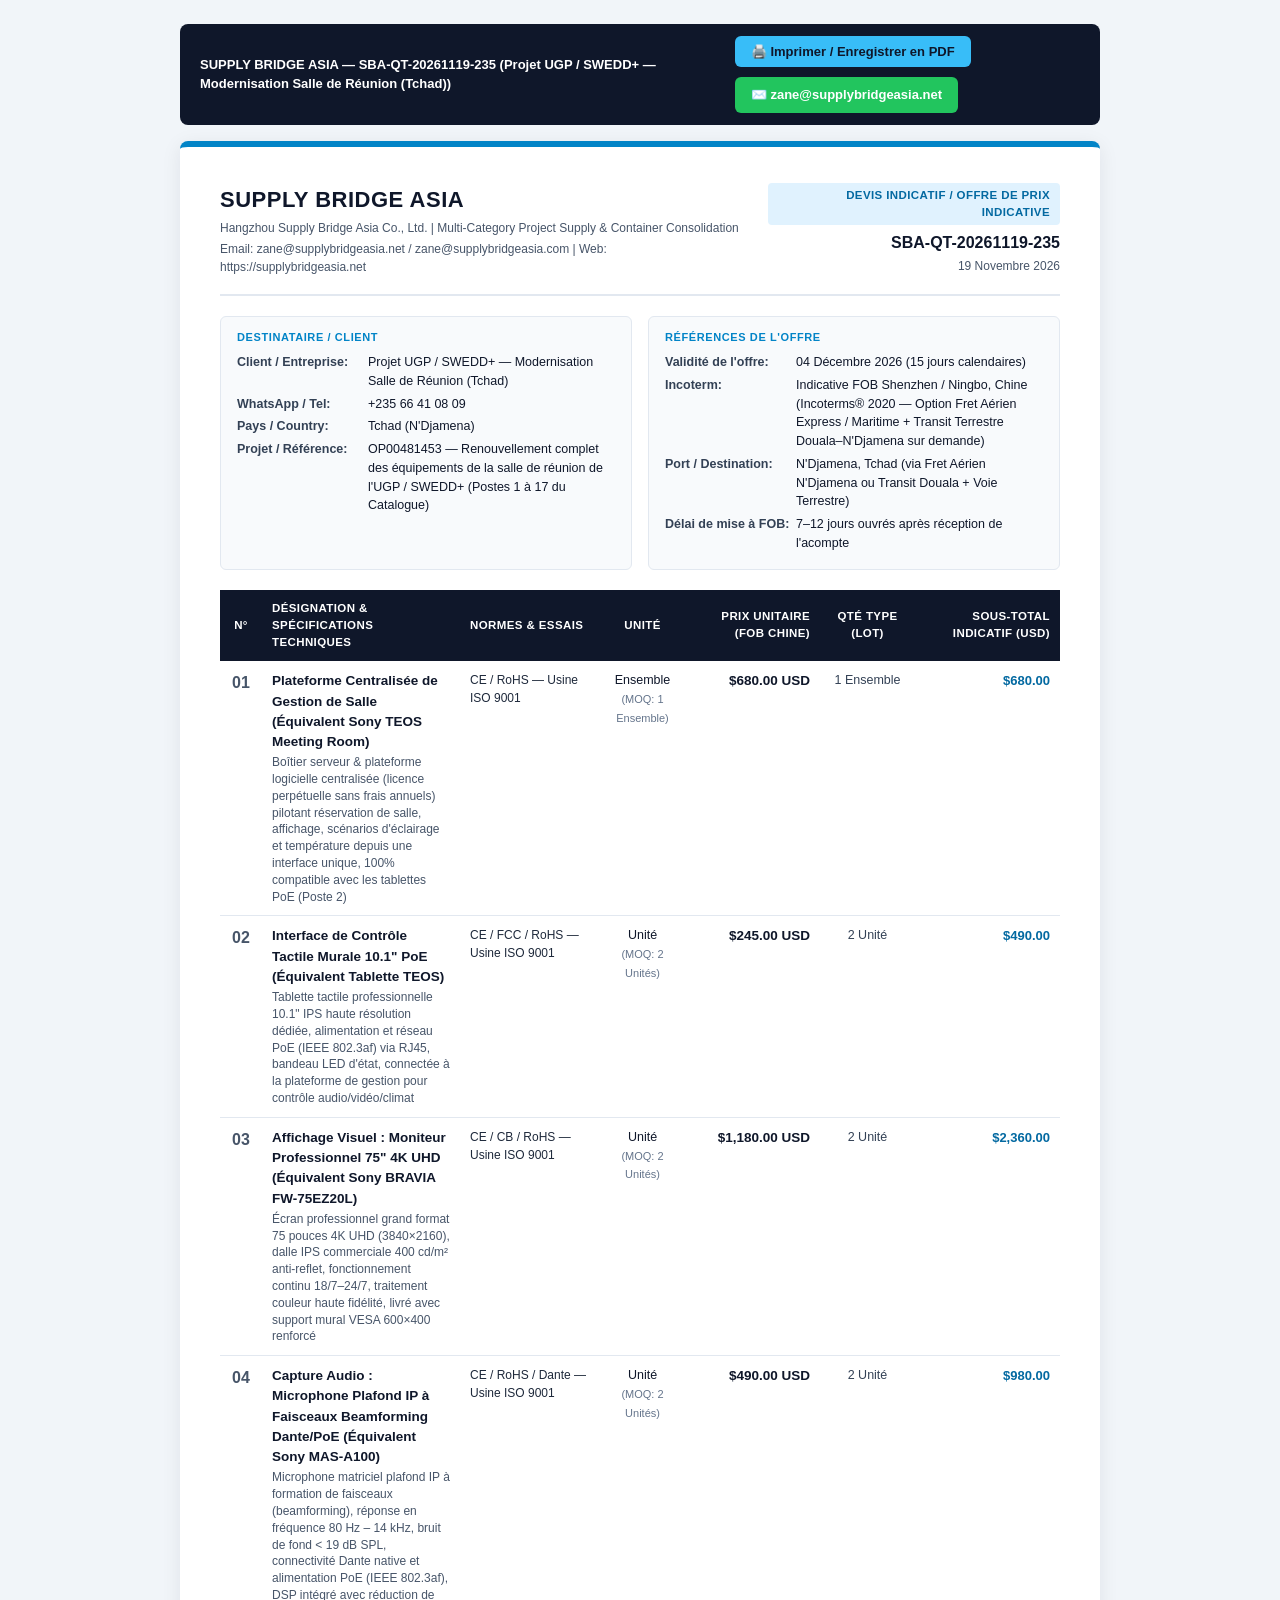
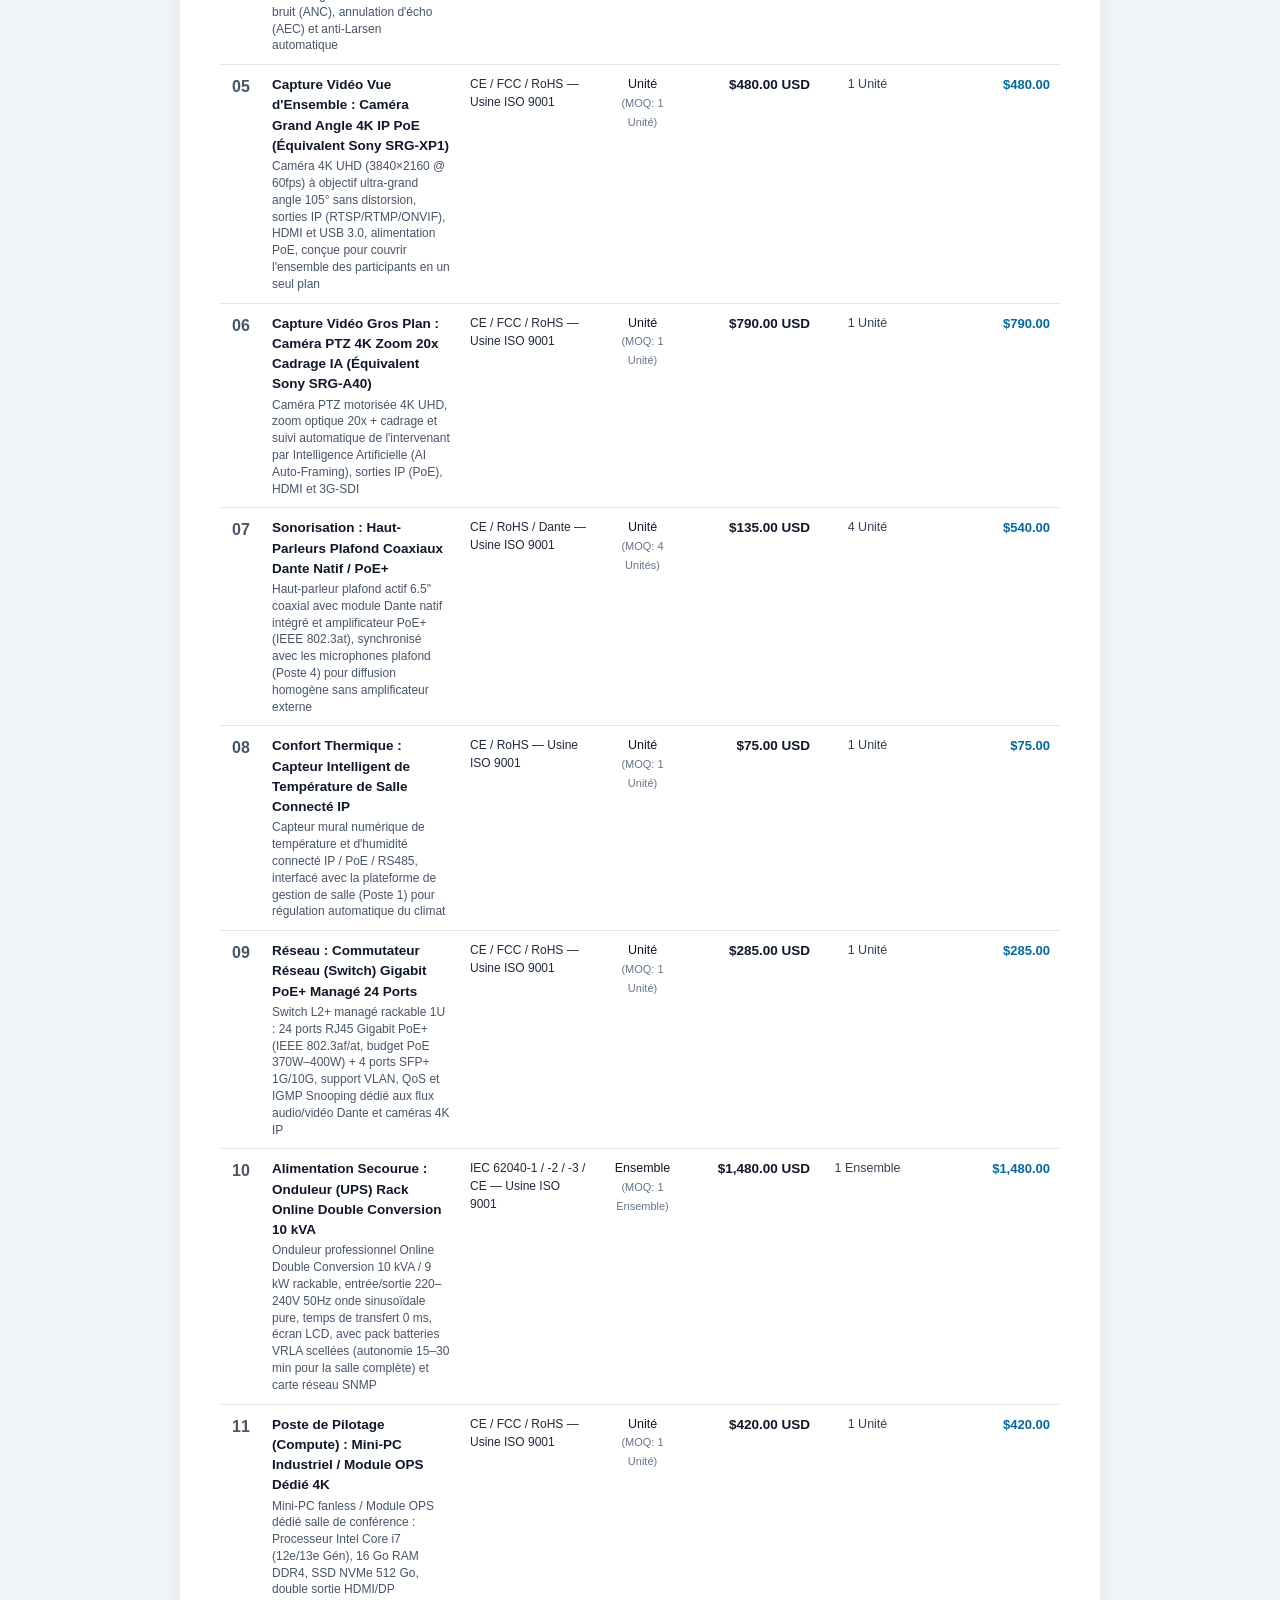
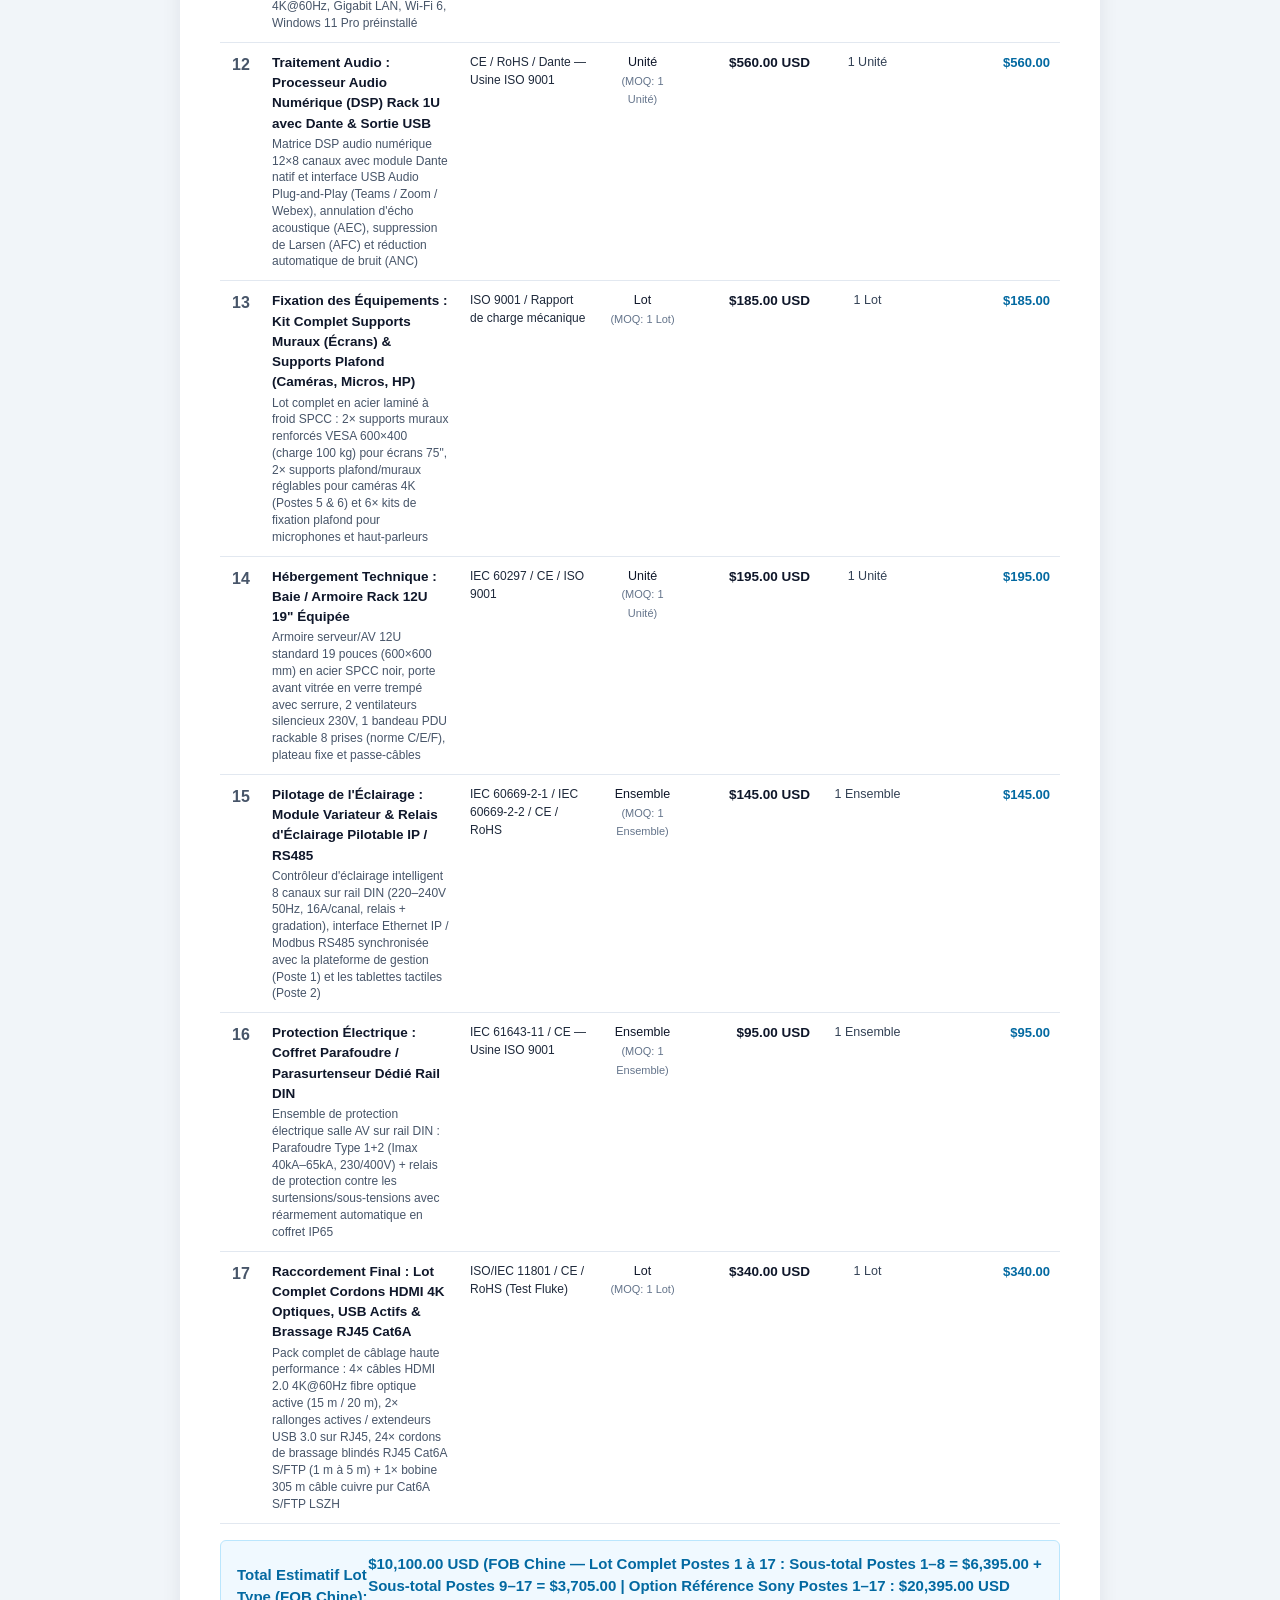
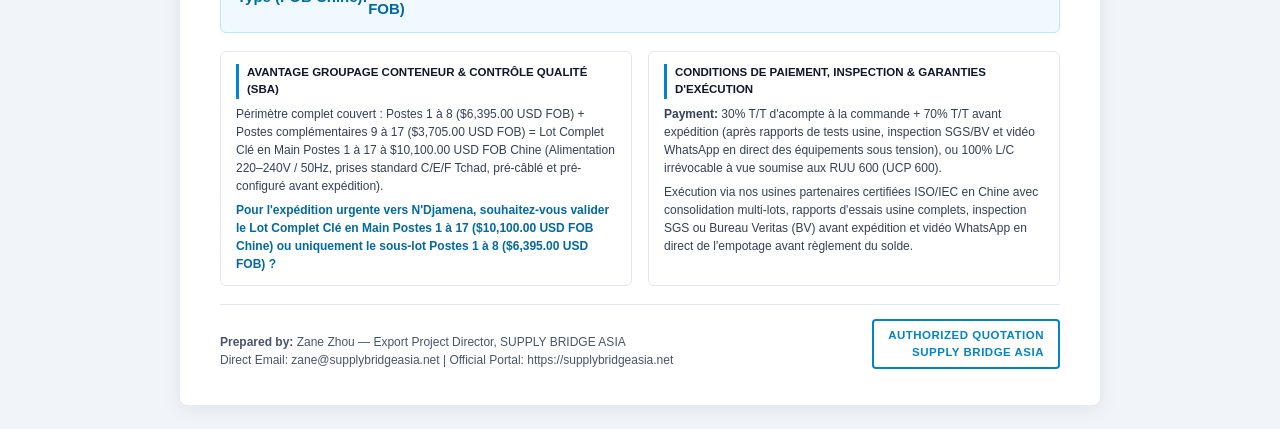
<file: quotes/SBA-QT-20261119-TCD-SWEDD.html>
<!DOCTYPE html>
<html lang="fr">
<head>
  <meta charset="UTF-8">
  <meta name="viewport" content="width=device-width, initial-scale=1.0">
  <meta name="robots" content="noindex, nofollow">
  <title>SBA-QT-20261119-235 — Projet UGP / SWEDD+ — Modernisation Salle de Réunion (Tchad) | SUPPLY BRIDGE ASIA</title>
  <style>
    * { box-sizing: border-box; margin: 0; padding: 0; }
    body {
      font-family: -apple-system, BlinkMacSystemFont, "Segoe UI", Roboto, "Helvetica Neue", Arial, sans-serif;
      background: #f1f5f9;
      color: #0f172a;
      padding: 24px 16px;
      line-height: 1.5;
    }
    .toolbar {
      max-width: 920px;
      margin: 0 auto 16px auto;
      display: flex;
      justify-content: space-between;
      align-items: center;
      gap: 12px;
      background: #0f172a;
      color: #fff;
      padding: 12px 20px;
      border-radius: 8px;
    }
    .toolbar-actions { display: flex; gap: 10px; flex-wrap: wrap; }
    .btn {
      display: inline-flex;
      align-items: center;
      gap: 6px;
      padding: 8px 16px;
      border-radius: 6px;
      font-size: 13px;
      font-weight: 600;
      text-decoration: none;
      cursor: pointer;
      border: none;
    }
    .btn-print { background: #38bdf8; color: #0f172a; }
    .btn-wa { background: #22c55e; color: #fff; }
    .page {
      max-width: 920px;
      margin: 0 auto;
      background: #fff;
      padding: 36px 40px;
      border-radius: 8px;
      box-shadow: 0 4px 20px rgba(15, 23, 42, 0.08);
      border-top: 6px solid #0284c7;
    }
    .header {
      display: flex;
      justify-content: space-between;
      align-items: flex-start;
      border-bottom: 2px solid #e2e8f0;
      padding-bottom: 18px;
      margin-bottom: 20px;
      gap: 20px;
    }
    .brand h1 { font-size: 22px; letter-spacing: 0.5px; color: #0f172a; font-weight: 800; }
    .brand p { font-size: 12px; color: #475569; margin-top: 3px; }
    .doc-badge {
      text-align: right;
    }
    .doc-badge .tag {
      display: inline-block;
      background: #e0f2fe;
      color: #0369a1;
      font-weight: 700;
      font-size: 11.5px;
      padding: 4px 10px;
      border-radius: 4px;
      letter-spacing: 0.4px;
    }
    .doc-badge .qno {
      font-size: 16px;
      font-weight: 800;
      color: #0f172a;
      margin-top: 6px;
    }
    .meta-grid {
      display: grid;
      grid-template-columns: 1fr 1fr;
      gap: 16px;
      margin-bottom: 20px;
    }
    .meta-box {
      background: #f8fafc;
      border: 1px solid #e2e8f0;
      border-radius: 6px;
      padding: 12px 16px;
      font-size: 12.5px;
    }
    .meta-box h3 {
      font-size: 11px;
      text-transform: uppercase;
      letter-spacing: 0.6px;
      color: #0284c7;
      margin-bottom: 8px;
      font-weight: 700;
    }
    .meta-row { margin-bottom: 4px; display: flex; gap: 6px; }
    .meta-row strong { color: #334155; min-width: 125px; }
    table {
      width: 100%;
      border-collapse: collapse;
      margin-bottom: 16px;
    }
    th {
      background: #0f172a;
      color: #fff;
      font-size: 11.5px;
      text-transform: uppercase;
      letter-spacing: 0.4px;
      padding: 10px 10px;
      text-align: left;
    }
    td {
      padding: 10px 10px;
      border-bottom: 1px solid #e2e8f0;
      vertical-align: top;
    }
    .total-bar {
      background: #f0f9ff;
      border: 1px solid #bae6fd;
      border-radius: 6px;
      padding: 12px 16px;
      display: flex;
      justify-content: space-between;
      align-items: center;
      margin-bottom: 18px;
      font-size: 13.5px;
    }
    .total-bar strong { color: #0369a1; font-size: 15px; }
    .info-section {
      display: grid;
      grid-template-columns: 1fr 1fr;
      gap: 16px;
      margin-bottom: 18px;
    }
    .info-card {
      border: 1px solid #e2e8f0;
      border-radius: 6px;
      padding: 12px 15px;
      font-size: 12px;
      color: #334155;
    }
    .info-card h4 {
      font-size: 11.5px;
      color: #0f172a;
      margin-bottom: 6px;
      font-weight: 700;
      border-left: 3px solid #0284c7;
      padding-left: 8px;
    }
    .footer-sign {
      display: flex;
      justify-content: space-between;
      align-items: flex-end;
      border-top: 1px solid #e2e8f0;
      padding-top: 14px;
      font-size: 12px;
      color: #475569;
    }
    .stamp-box {
      text-align: right;
    }
    .stamp {
      display: inline-block;
      border: 2px solid #0284c7;
      color: #0284c7;
      padding: 6px 14px;
      border-radius: 4px;
      font-weight: 700;
      font-size: 11.5px;
      letter-spacing: 0.5px;
    }
    @media print {
      body { background: #fff; padding: 0; }
      .toolbar { display: none !important; }
      .page { box-shadow: none; padding: 16px 20px; max-width: 100%; border-radius: 0; }
    }
    @media (max-width: 700px) {
      .meta-grid, .info-section { grid-template-columns: 1fr; }
      .page { padding: 20px 16px; }
      table { display: block; overflow-x: auto; }
    }
  </style>
</head>
<body>
  <div class="toolbar">
    <div style="font-size:13px;font-weight:600;">SUPPLY BRIDGE ASIA — SBA-QT-20261119-235 (Projet UGP / SWEDD+ — Modernisation Salle de Réunion (Tchad))</div>
    <div class="toolbar-actions">
      <button class="btn btn-print" onclick="window.print()">🖨️ Imprimer / Enregistrer en PDF</button>
      <a class="btn btn-wa" href="mailto:zane@supplybridgeasia.net?subject=Re:%20SBA-QT-20261119-235%20-%20Projet%20UGP%20%2F%20SWEDD%2B%20%E2%80%94%20Modernisation%20Salle%20de%20R%C3%A9union%20(Tchad)">✉️ zane@supplybridgeasia.net</a>
    </div>
  </div>

  <div class="page">
    <div class="header">
      <div class="brand">
        <h1>SUPPLY BRIDGE ASIA</h1>
        <p>Hangzhou Supply Bridge Asia Co., Ltd. | Multi-Category Project Supply & Container Consolidation</p>
        <p>Email: zane@supplybridgeasia.net / zane@supplybridgeasia.com | Web: https://supplybridgeasia.net</p>
      </div>
      <div class="doc-badge">
        <span class="tag">DEVIS INDICATIF / OFFRE DE PRIX INDICATIVE</span>
        <div class="qno">SBA-QT-20261119-235</div>
        <div style="font-size:12px;color:#475569;margin-top:2px;">19 Novembre 2026</div>
      </div>
    </div>

    <div class="meta-grid">
      <div class="meta-box">
        <h3>DESTINATAIRE / CLIENT</h3>
        <div class="meta-row"><strong>Client / Entreprise:</strong> <span>Projet UGP / SWEDD+ — Modernisation Salle de Réunion (Tchad)</span></div>
        <div class="meta-row"><strong>WhatsApp / Tel:</strong> <span>+235 66 41 08 09</span></div>
        <div class="meta-row"><strong>Pays / Country:</strong> <span>Tchad (N'Djamena)</span></div>
        <div class="meta-row"><strong>Projet / Référence:</strong> <span>OP00481453 — Renouvellement complet des équipements de la salle de réunion de l'UGP / SWEDD+ (Postes 1 à 17 du Catalogue)</span></div>
      </div>
      <div class="meta-box">
        <h3>RÉFÉRENCES DE L'OFFRE</h3>
        <div class="meta-row"><strong>Validité de l'offre:</strong> <span>04 Décembre 2026 (15 jours calendaires)</span></div>
        <div class="meta-row"><strong>Incoterm:</strong> <span>Indicative FOB Shenzhen / Ningbo, Chine (Incoterms® 2020 — Option Fret Aérien Express / Maritime + Transit Terrestre Douala–N'Djamena sur demande)</span></div>
        <div class="meta-row"><strong>Port / Destination:</strong> <span>N'Djamena, Tchad (via Fret Aérien N'Djamena ou Transit Douala + Voie Terrestre)</span></div>
        <div class="meta-row"><strong>Délai de mise à FOB:</strong> <span>7–12 jours ouvrés après réception de l'acompte</span></div>
      </div>
    </div>

    <table>
      <thead>
        <tr>
          <th style="width:42px;text-align:center;">N°</th>
          <th>Désignation & Spécifications Techniques</th>
          <th style="width:140px;">Normes & Essais</th>
          <th style="width:85px;text-align:center;">Unité</th>
          <th style="width:135px;text-align:right;">Prix Unitaire (FOB Chine)</th>
          <th style="width:95px;text-align:center;">Qté Type (Lot)</th>
          <th style="width:145px;text-align:right;">Sous-total Indicatif (USD)</th>
        </tr>
      </thead>
      <tbody>
        
      <tr>
        <td style="text-align:center;font-weight:600;color:#475569;">01</td>
        <td>
          <div style="font-weight:700;color:#0f172a;font-size:13.5px;">Plateforme Centralisée de Gestion de Salle (Équivalent Sony TEOS Meeting Room)</div>
          <div style="font-size:12px;color:#475569;margin-top:2px;line-height:1.4;">Boîtier serveur & plateforme logicielle centralisée (licence perpétuelle sans frais annuels) pilotant réservation de salle, affichage, scénarios d'éclairage et température depuis une interface unique, 100% compatible avec les tablettes PoE (Poste 2)</div>
        </td>
        <td style="font-size:12px;color:#1e293b;font-weight:500;">CE / RoHS — Usine ISO 9001</td>
        <td style="text-align:center;font-size:12.5px;">Ensemble<br><span style="font-size:11px;color:#64748b;">(MOQ: 1 Ensemble)</span></td>
        <td style="text-align:right;font-weight:700;color:#0f172a;font-size:13.5px;white-space:nowrap;">$680.00 USD</td>
        <td style="text-align:center;font-size:12.5px;color:#334155;">1 Ensemble</td>
        <td style="text-align:right;font-weight:600;color:#0369a1;font-size:13px;white-space:nowrap;">$680.00</td>
      </tr>
      <tr>
        <td style="text-align:center;font-weight:600;color:#475569;">02</td>
        <td>
          <div style="font-weight:700;color:#0f172a;font-size:13.5px;">Interface de Contrôle Tactile Murale 10.1" PoE (Équivalent Tablette TEOS)</div>
          <div style="font-size:12px;color:#475569;margin-top:2px;line-height:1.4;">Tablette tactile professionnelle 10.1" IPS haute résolution dédiée, alimentation et réseau PoE (IEEE 802.3af) via RJ45, bandeau LED d'état, connectée à la plateforme de gestion pour contrôle audio/vidéo/climat</div>
        </td>
        <td style="font-size:12px;color:#1e293b;font-weight:500;">CE / FCC / RoHS — Usine ISO 9001</td>
        <td style="text-align:center;font-size:12.5px;">Unité<br><span style="font-size:11px;color:#64748b;">(MOQ: 2 Unités)</span></td>
        <td style="text-align:right;font-weight:700;color:#0f172a;font-size:13.5px;white-space:nowrap;">$245.00 USD</td>
        <td style="text-align:center;font-size:12.5px;color:#334155;">2 Unité</td>
        <td style="text-align:right;font-weight:600;color:#0369a1;font-size:13px;white-space:nowrap;">$490.00</td>
      </tr>
      <tr>
        <td style="text-align:center;font-weight:600;color:#475569;">03</td>
        <td>
          <div style="font-weight:700;color:#0f172a;font-size:13.5px;">Affichage Visuel : Moniteur Professionnel 75" 4K UHD (Équivalent Sony BRAVIA FW-75EZ20L)</div>
          <div style="font-size:12px;color:#475569;margin-top:2px;line-height:1.4;">Écran professionnel grand format 75 pouces 4K UHD (3840×2160), dalle IPS commerciale 400 cd/m² anti-reflet, fonctionnement continu 18/7–24/7, traitement couleur haute fidélité, livré avec support mural VESA 600×400 renforcé</div>
        </td>
        <td style="font-size:12px;color:#1e293b;font-weight:500;">CE / CB / RoHS — Usine ISO 9001</td>
        <td style="text-align:center;font-size:12.5px;">Unité<br><span style="font-size:11px;color:#64748b;">(MOQ: 2 Unités)</span></td>
        <td style="text-align:right;font-weight:700;color:#0f172a;font-size:13.5px;white-space:nowrap;">$1,180.00 USD</td>
        <td style="text-align:center;font-size:12.5px;color:#334155;">2 Unité</td>
        <td style="text-align:right;font-weight:600;color:#0369a1;font-size:13px;white-space:nowrap;">$2,360.00</td>
      </tr>
      <tr>
        <td style="text-align:center;font-weight:600;color:#475569;">04</td>
        <td>
          <div style="font-weight:700;color:#0f172a;font-size:13.5px;">Capture Audio : Microphone Plafond IP à Faisceaux Beamforming Dante/PoE (Équivalent Sony MAS-A100)</div>
          <div style="font-size:12px;color:#475569;margin-top:2px;line-height:1.4;">Microphone matriciel plafond IP à formation de faisceaux (beamforming), réponse en fréquence 80 Hz – 14 kHz, bruit de fond < 19 dB SPL, connectivité Dante native et alimentation PoE (IEEE 802.3af), DSP intégré avec réduction de bruit (ANC), annulation d'écho (AEC) et anti-Larsen automatique</div>
        </td>
        <td style="font-size:12px;color:#1e293b;font-weight:500;">CE / RoHS / Dante — Usine ISO 9001</td>
        <td style="text-align:center;font-size:12.5px;">Unité<br><span style="font-size:11px;color:#64748b;">(MOQ: 2 Unités)</span></td>
        <td style="text-align:right;font-weight:700;color:#0f172a;font-size:13.5px;white-space:nowrap;">$490.00 USD</td>
        <td style="text-align:center;font-size:12.5px;color:#334155;">2 Unité</td>
        <td style="text-align:right;font-weight:600;color:#0369a1;font-size:13px;white-space:nowrap;">$980.00</td>
      </tr>
      <tr>
        <td style="text-align:center;font-weight:600;color:#475569;">05</td>
        <td>
          <div style="font-weight:700;color:#0f172a;font-size:13.5px;">Capture Vidéo Vue d'Ensemble : Caméra Grand Angle 4K IP PoE (Équivalent Sony SRG-XP1)</div>
          <div style="font-size:12px;color:#475569;margin-top:2px;line-height:1.4;">Caméra 4K UHD (3840×2160 @ 60fps) à objectif ultra-grand angle 105° sans distorsion, sorties IP (RTSP/RTMP/ONVIF), HDMI et USB 3.0, alimentation PoE, conçue pour couvrir l'ensemble des participants en un seul plan</div>
        </td>
        <td style="font-size:12px;color:#1e293b;font-weight:500;">CE / FCC / RoHS — Usine ISO 9001</td>
        <td style="text-align:center;font-size:12.5px;">Unité<br><span style="font-size:11px;color:#64748b;">(MOQ: 1 Unité)</span></td>
        <td style="text-align:right;font-weight:700;color:#0f172a;font-size:13.5px;white-space:nowrap;">$480.00 USD</td>
        <td style="text-align:center;font-size:12.5px;color:#334155;">1 Unité</td>
        <td style="text-align:right;font-weight:600;color:#0369a1;font-size:13px;white-space:nowrap;">$480.00</td>
      </tr>
      <tr>
        <td style="text-align:center;font-weight:600;color:#475569;">06</td>
        <td>
          <div style="font-weight:700;color:#0f172a;font-size:13.5px;">Capture Vidéo Gros Plan : Caméra PTZ 4K Zoom 20x Cadrage IA (Équivalent Sony SRG-A40)</div>
          <div style="font-size:12px;color:#475569;margin-top:2px;line-height:1.4;">Caméra PTZ motorisée 4K UHD, zoom optique 20x + cadrage et suivi automatique de l'intervenant par Intelligence Artificielle (AI Auto-Framing), sorties IP (PoE), HDMI et 3G-SDI</div>
        </td>
        <td style="font-size:12px;color:#1e293b;font-weight:500;">CE / FCC / RoHS — Usine ISO 9001</td>
        <td style="text-align:center;font-size:12.5px;">Unité<br><span style="font-size:11px;color:#64748b;">(MOQ: 1 Unité)</span></td>
        <td style="text-align:right;font-weight:700;color:#0f172a;font-size:13.5px;white-space:nowrap;">$790.00 USD</td>
        <td style="text-align:center;font-size:12.5px;color:#334155;">1 Unité</td>
        <td style="text-align:right;font-weight:600;color:#0369a1;font-size:13px;white-space:nowrap;">$790.00</td>
      </tr>
      <tr>
        <td style="text-align:center;font-weight:600;color:#475569;">07</td>
        <td>
          <div style="font-weight:700;color:#0f172a;font-size:13.5px;">Sonorisation : Haut-Parleurs Plafond Coaxiaux Dante Natif / PoE+</div>
          <div style="font-size:12px;color:#475569;margin-top:2px;line-height:1.4;">Haut-parleur plafond actif 6.5" coaxial avec module Dante natif intégré et amplificateur PoE+ (IEEE 802.3at), synchronisé avec les microphones plafond (Poste 4) pour diffusion homogène sans amplificateur externe</div>
        </td>
        <td style="font-size:12px;color:#1e293b;font-weight:500;">CE / RoHS / Dante — Usine ISO 9001</td>
        <td style="text-align:center;font-size:12.5px;">Unité<br><span style="font-size:11px;color:#64748b;">(MOQ: 4 Unités)</span></td>
        <td style="text-align:right;font-weight:700;color:#0f172a;font-size:13.5px;white-space:nowrap;">$135.00 USD</td>
        <td style="text-align:center;font-size:12.5px;color:#334155;">4 Unité</td>
        <td style="text-align:right;font-weight:600;color:#0369a1;font-size:13px;white-space:nowrap;">$540.00</td>
      </tr>
      <tr>
        <td style="text-align:center;font-weight:600;color:#475569;">08</td>
        <td>
          <div style="font-weight:700;color:#0f172a;font-size:13.5px;">Confort Thermique : Capteur Intelligent de Température de Salle Connecté IP</div>
          <div style="font-size:12px;color:#475569;margin-top:2px;line-height:1.4;">Capteur mural numérique de température et d'humidité connecté IP / PoE / RS485, interfacé avec la plateforme de gestion de salle (Poste 1) pour régulation automatique du climat</div>
        </td>
        <td style="font-size:12px;color:#1e293b;font-weight:500;">CE / RoHS — Usine ISO 9001</td>
        <td style="text-align:center;font-size:12.5px;">Unité<br><span style="font-size:11px;color:#64748b;">(MOQ: 1 Unité)</span></td>
        <td style="text-align:right;font-weight:700;color:#0f172a;font-size:13.5px;white-space:nowrap;">$75.00 USD</td>
        <td style="text-align:center;font-size:12.5px;color:#334155;">1 Unité</td>
        <td style="text-align:right;font-weight:600;color:#0369a1;font-size:13px;white-space:nowrap;">$75.00</td>
      </tr>
      <tr>
        <td style="text-align:center;font-weight:600;color:#475569;">09</td>
        <td>
          <div style="font-weight:700;color:#0f172a;font-size:13.5px;">Réseau : Commutateur Réseau (Switch) Gigabit PoE+ Managé 24 Ports</div>
          <div style="font-size:12px;color:#475569;margin-top:2px;line-height:1.4;">Switch L2+ managé rackable 1U : 24 ports RJ45 Gigabit PoE+ (IEEE 802.3af/at, budget PoE 370W–400W) + 4 ports SFP+ 1G/10G, support VLAN, QoS et IGMP Snooping dédié aux flux audio/vidéo Dante et caméras 4K IP</div>
        </td>
        <td style="font-size:12px;color:#1e293b;font-weight:500;">CE / FCC / RoHS — Usine ISO 9001</td>
        <td style="text-align:center;font-size:12.5px;">Unité<br><span style="font-size:11px;color:#64748b;">(MOQ: 1 Unité)</span></td>
        <td style="text-align:right;font-weight:700;color:#0f172a;font-size:13.5px;white-space:nowrap;">$285.00 USD</td>
        <td style="text-align:center;font-size:12.5px;color:#334155;">1 Unité</td>
        <td style="text-align:right;font-weight:600;color:#0369a1;font-size:13px;white-space:nowrap;">$285.00</td>
      </tr>
      <tr>
        <td style="text-align:center;font-weight:600;color:#475569;">10</td>
        <td>
          <div style="font-weight:700;color:#0f172a;font-size:13.5px;">Alimentation Secourue : Onduleur (UPS) Rack Online Double Conversion 10 kVA</div>
          <div style="font-size:12px;color:#475569;margin-top:2px;line-height:1.4;">Onduleur professionnel Online Double Conversion 10 kVA / 9 kW rackable, entrée/sortie 220–240V 50Hz onde sinusoïdale pure, temps de transfert 0 ms, écran LCD, avec pack batteries VRLA scellées (autonomie 15–30 min pour la salle complète) et carte réseau SNMP</div>
        </td>
        <td style="font-size:12px;color:#1e293b;font-weight:500;">IEC 62040-1 / -2 / -3 / CE — Usine ISO 9001</td>
        <td style="text-align:center;font-size:12.5px;">Ensemble<br><span style="font-size:11px;color:#64748b;">(MOQ: 1 Ensemble)</span></td>
        <td style="text-align:right;font-weight:700;color:#0f172a;font-size:13.5px;white-space:nowrap;">$1,480.00 USD</td>
        <td style="text-align:center;font-size:12.5px;color:#334155;">1 Ensemble</td>
        <td style="text-align:right;font-weight:600;color:#0369a1;font-size:13px;white-space:nowrap;">$1,480.00</td>
      </tr>
      <tr>
        <td style="text-align:center;font-weight:600;color:#475569;">11</td>
        <td>
          <div style="font-weight:700;color:#0f172a;font-size:13.5px;">Poste de Pilotage (Compute) : Mini-PC Industriel / Module OPS Dédié 4K</div>
          <div style="font-size:12px;color:#475569;margin-top:2px;line-height:1.4;">Mini-PC fanless / Module OPS dédié salle de conférence : Processeur Intel Core i7 (12e/13e Gén), 16 Go RAM DDR4, SSD NVMe 512 Go, double sortie HDMI/DP 4K@60Hz, Gigabit LAN, Wi-Fi 6, Windows 11 Pro préinstallé</div>
        </td>
        <td style="font-size:12px;color:#1e293b;font-weight:500;">CE / FCC / RoHS — Usine ISO 9001</td>
        <td style="text-align:center;font-size:12.5px;">Unité<br><span style="font-size:11px;color:#64748b;">(MOQ: 1 Unité)</span></td>
        <td style="text-align:right;font-weight:700;color:#0f172a;font-size:13.5px;white-space:nowrap;">$420.00 USD</td>
        <td style="text-align:center;font-size:12.5px;color:#334155;">1 Unité</td>
        <td style="text-align:right;font-weight:600;color:#0369a1;font-size:13px;white-space:nowrap;">$420.00</td>
      </tr>
      <tr>
        <td style="text-align:center;font-weight:600;color:#475569;">12</td>
        <td>
          <div style="font-weight:700;color:#0f172a;font-size:13.5px;">Traitement Audio : Processeur Audio Numérique (DSP) Rack 1U avec Dante & Sortie USB</div>
          <div style="font-size:12px;color:#475569;margin-top:2px;line-height:1.4;">Matrice DSP audio numérique 12×8 canaux avec module Dante natif et interface USB Audio Plug-and-Play (Teams / Zoom / Webex), annulation d'écho acoustique (AEC), suppression de Larsen (AFC) et réduction automatique de bruit (ANC)</div>
        </td>
        <td style="font-size:12px;color:#1e293b;font-weight:500;">CE / RoHS / Dante — Usine ISO 9001</td>
        <td style="text-align:center;font-size:12.5px;">Unité<br><span style="font-size:11px;color:#64748b;">(MOQ: 1 Unité)</span></td>
        <td style="text-align:right;font-weight:700;color:#0f172a;font-size:13.5px;white-space:nowrap;">$560.00 USD</td>
        <td style="text-align:center;font-size:12.5px;color:#334155;">1 Unité</td>
        <td style="text-align:right;font-weight:600;color:#0369a1;font-size:13px;white-space:nowrap;">$560.00</td>
      </tr>
      <tr>
        <td style="text-align:center;font-weight:600;color:#475569;">13</td>
        <td>
          <div style="font-weight:700;color:#0f172a;font-size:13.5px;">Fixation des Équipements : Kit Complet Supports Muraux (Écrans) & Supports Plafond (Caméras, Micros, HP)</div>
          <div style="font-size:12px;color:#475569;margin-top:2px;line-height:1.4;">Lot complet en acier laminé à froid SPCC : 2× supports muraux renforcés VESA 600×400 (charge 100 kg) pour écrans 75", 2× supports plafond/muraux réglables pour caméras 4K (Postes 5 & 6) et 6× kits de fixation plafond pour microphones et haut-parleurs</div>
        </td>
        <td style="font-size:12px;color:#1e293b;font-weight:500;">ISO 9001 / Rapport de charge mécanique</td>
        <td style="text-align:center;font-size:12.5px;">Lot<br><span style="font-size:11px;color:#64748b;">(MOQ: 1 Lot)</span></td>
        <td style="text-align:right;font-weight:700;color:#0f172a;font-size:13.5px;white-space:nowrap;">$185.00 USD</td>
        <td style="text-align:center;font-size:12.5px;color:#334155;">1 Lot</td>
        <td style="text-align:right;font-weight:600;color:#0369a1;font-size:13px;white-space:nowrap;">$185.00</td>
      </tr>
      <tr>
        <td style="text-align:center;font-weight:600;color:#475569;">14</td>
        <td>
          <div style="font-weight:700;color:#0f172a;font-size:13.5px;">Hébergement Technique : Baie / Armoire Rack 12U 19" Équipée</div>
          <div style="font-size:12px;color:#475569;margin-top:2px;line-height:1.4;">Armoire serveur/AV 12U standard 19 pouces (600×600 mm) en acier SPCC noir, porte avant vitrée en verre trempé avec serrure, 2 ventilateurs silencieux 230V, 1 bandeau PDU rackable 8 prises (norme C/E/F), plateau fixe et passe-câbles</div>
        </td>
        <td style="font-size:12px;color:#1e293b;font-weight:500;">IEC 60297 / CE / ISO 9001</td>
        <td style="text-align:center;font-size:12.5px;">Unité<br><span style="font-size:11px;color:#64748b;">(MOQ: 1 Unité)</span></td>
        <td style="text-align:right;font-weight:700;color:#0f172a;font-size:13.5px;white-space:nowrap;">$195.00 USD</td>
        <td style="text-align:center;font-size:12.5px;color:#334155;">1 Unité</td>
        <td style="text-align:right;font-weight:600;color:#0369a1;font-size:13px;white-space:nowrap;">$195.00</td>
      </tr>
      <tr>
        <td style="text-align:center;font-weight:600;color:#475569;">15</td>
        <td>
          <div style="font-weight:700;color:#0f172a;font-size:13.5px;">Pilotage de l'Éclairage : Module Variateur & Relais d'Éclairage Pilotable IP / RS485</div>
          <div style="font-size:12px;color:#475569;margin-top:2px;line-height:1.4;">Contrôleur d'éclairage intelligent 8 canaux sur rail DIN (220–240V 50Hz, 16A/canal, relais + gradation), interface Ethernet IP / Modbus RS485 synchronisée avec la plateforme de gestion (Poste 1) et les tablettes tactiles (Poste 2)</div>
        </td>
        <td style="font-size:12px;color:#1e293b;font-weight:500;">IEC 60669-2-1 / IEC 60669-2-2 / CE / RoHS</td>
        <td style="text-align:center;font-size:12.5px;">Ensemble<br><span style="font-size:11px;color:#64748b;">(MOQ: 1 Ensemble)</span></td>
        <td style="text-align:right;font-weight:700;color:#0f172a;font-size:13.5px;white-space:nowrap;">$145.00 USD</td>
        <td style="text-align:center;font-size:12.5px;color:#334155;">1 Ensemble</td>
        <td style="text-align:right;font-weight:600;color:#0369a1;font-size:13px;white-space:nowrap;">$145.00</td>
      </tr>
      <tr>
        <td style="text-align:center;font-weight:600;color:#475569;">16</td>
        <td>
          <div style="font-weight:700;color:#0f172a;font-size:13.5px;">Protection Électrique : Coffret Parafoudre / Parasurtenseur Dédié Rail DIN</div>
          <div style="font-size:12px;color:#475569;margin-top:2px;line-height:1.4;">Ensemble de protection électrique salle AV sur rail DIN : Parafoudre Type 1+2 (Imax 40kA–65kA, 230/400V) + relais de protection contre les surtensions/sous-tensions avec réarmement automatique en coffret IP65</div>
        </td>
        <td style="font-size:12px;color:#1e293b;font-weight:500;">IEC 61643-11 / CE — Usine ISO 9001</td>
        <td style="text-align:center;font-size:12.5px;">Ensemble<br><span style="font-size:11px;color:#64748b;">(MOQ: 1 Ensemble)</span></td>
        <td style="text-align:right;font-weight:700;color:#0f172a;font-size:13.5px;white-space:nowrap;">$95.00 USD</td>
        <td style="text-align:center;font-size:12.5px;color:#334155;">1 Ensemble</td>
        <td style="text-align:right;font-weight:600;color:#0369a1;font-size:13px;white-space:nowrap;">$95.00</td>
      </tr>
      <tr>
        <td style="text-align:center;font-weight:600;color:#475569;">17</td>
        <td>
          <div style="font-weight:700;color:#0f172a;font-size:13.5px;">Raccordement Final : Lot Complet Cordons HDMI 4K Optiques, USB Actifs & Brassage RJ45 Cat6A</div>
          <div style="font-size:12px;color:#475569;margin-top:2px;line-height:1.4;">Pack complet de câblage haute performance : 4× câbles HDMI 2.0 4K@60Hz fibre optique active (15 m / 20 m), 2× rallonges actives / extendeurs USB 3.0 sur RJ45, 24× cordons de brassage blindés RJ45 Cat6A S/FTP (1 m à 5 m) + 1× bobine 305 m câble cuivre pur Cat6A S/FTP LSZH</div>
        </td>
        <td style="font-size:12px;color:#1e293b;font-weight:500;">ISO/IEC 11801 / CE / RoHS (Test Fluke)</td>
        <td style="text-align:center;font-size:12.5px;">Lot<br><span style="font-size:11px;color:#64748b;">(MOQ: 1 Lot)</span></td>
        <td style="text-align:right;font-weight:700;color:#0f172a;font-size:13.5px;white-space:nowrap;">$340.00 USD</td>
        <td style="text-align:center;font-size:12.5px;color:#334155;">1 Lot</td>
        <td style="text-align:right;font-weight:600;color:#0369a1;font-size:13px;white-space:nowrap;">$340.00</td>
      </tr>
      </tbody>
    </table>

    <div class="total-bar">
      <span><strong>Total Estimatif Lot Type (FOB Chine):</strong></span>
      <strong>$10,100.00 USD (FOB Chine — Lot Complet Postes 1 à 17 : Sous-total Postes 1–8 = $6,395.00 + Sous-total Postes 9–17 = $3,705.00 | Option Référence Sony Postes 1–17 : $20,395.00 USD FOB)</strong>
    </div>

    <div class="info-section">
      <div class="info-card">
        <h4>AVANTAGE GROUPAGE CONTENEUR & CONTRÔLE QUALITÉ (SBA)</h4>
        <p>Périmètre complet couvert : Postes 1 à 8 ($6,395.00 USD FOB) + Postes complémentaires 9 à 17 ($3,705.00 USD FOB) = Lot Complet Clé en Main Postes 1 à 17 à $10,100.00 USD FOB Chine (Alimentation 220–240V / 50Hz, prises standard C/E/F Tchad, pré-câblé et pré-configuré avant expédition).</p>
        <p style="margin-top:6px;color:#0369a1;font-weight:600;">Pour l'expédition urgente vers N'Djamena, souhaitez-vous valider le Lot Complet Clé en Main Postes 1 à 17 ($10,100.00 USD FOB Chine) ou uniquement le sous-lot Postes 1 à 8 ($6,395.00 USD FOB) ?</p>
      </div>
      <div class="info-card">
        <h4>CONDITIONS DE PAIEMENT, INSPECTION & GARANTIES D'EXÉCUTION</h4>
        <p><strong>Payment:</strong> 30% T/T d'acompte à la commande + 70% T/T avant expédition (après rapports de tests usine, inspection SGS/BV et vidéo WhatsApp en direct des équipements sous tension), ou 100% L/C irrévocable à vue soumise aux RUU 600 (UCP 600).</p>
        <p style="margin-top:6px;">Exécution via nos usines partenaires certifiées ISO/IEC en Chine avec consolidation multi-lots, rapports d'essais usine complets, inspection SGS ou Bureau Veritas (BV) avant expédition et vidéo WhatsApp en direct de l'empotage avant règlement du solde.</p>
      </div>
    </div>

    <div class="footer-sign">
      <div>
        <strong>Prepared by:</strong> Zane Zhou — Export Project Director, SUPPLY BRIDGE ASIA<br>
        <span>Direct Email: zane@supplybridgeasia.net | Official Portal: https://supplybridgeasia.net</span>
      </div>
      <div class="stamp-box">
        <div class="stamp">AUTHORIZED QUOTATION<br>SUPPLY BRIDGE ASIA</div>
      </div>
    </div>
  </div>
</body>
</html>
</file>
<file: assets/site.css>
:root{--navy:#13285A;--navy2:#0B1B3D;--gold:#E9A63A;--blue:#2F6FC7;--ink:#1B2433;--mute:#5A6577;--line:#DCE2EC;--bg:#F4F6FA}
*{box-sizing:border-box;margin:0;padding:0}
html{scroll-behavior:smooth}
body{font-family:Inter,system-ui,-apple-system,"Segoe UI",Roboto,Arial,sans-serif;color:var(--ink);background:#fff;line-height:1.55;font-size:16px}
img{max-width:100%;display:block}
a{color:var(--blue)}
.wrap{max-width:1160px;margin:0 auto;padding:0 20px}
header{position:sticky;top:0;z-index:10;background:rgba(255,255,255,.96);border-bottom:1px solid var(--line);backdrop-filter:blur(6px)}
.nav{display:flex;align-items:center;justify-content:space-between;height:64px;gap:16px}
.nav .logo img{height:34px;width:auto}
.nav ul{display:flex;gap:22px;list-style:none;font-size:14.5px;font-weight:500}
.nav ul a{color:var(--ink);text-decoration:none}
.btn{display:inline-block;background:var(--gold);color:var(--navy2);font-weight:700;text-decoration:none;padding:11px 20px;border-radius:999px;font-size:15px;border:0}
.btn.wa{background:#1FA855;color:#fff}
.btn.ghost{background:transparent;color:var(--navy);border:1.5px solid var(--navy)}
.kick{font-size:12.5px;font-weight:700;letter-spacing:.16em;text-transform:uppercase;color:var(--blue)}
h1{font-size:clamp(32px,5vw,52px);line-height:1.08;letter-spacing:-.015em;color:var(--navy)}
h2{font-size:clamp(26px,3.4vw,36px);line-height:1.15;letter-spacing:-.01em;color:var(--navy);margin:8px 0 14px}
h3{font-size:17px;color:var(--navy);margin-bottom:6px}
section{padding:72px 0;border-bottom:1px solid var(--line)}
section.alt{background:var(--bg)}
.lead{font-size:18px;color:#33405A;max-width:760px}
.hero{padding:0;border:0;position:relative;background:var(--navy2);color:#fff}
.hero .bg{position:absolute;inset:0;background:radial-gradient(circle at 82% 22%,rgba(47,111,199,.38) 0%,transparent 55%),repeating-linear-gradient(90deg,rgba(255,255,255,.04) 0px,rgba(255,255,255,.04) 1px,transparent 1px,transparent 48px),repeating-linear-gradient(0deg,rgba(255,255,255,.04) 0px,rgba(255,255,255,.04) 1px,transparent 1px,transparent 48px);opacity:1}
.hero .bg:after{content:"";position:absolute;inset:0;background:linear-gradient(90deg,rgba(11,27,61,.92) 0%,rgba(11,27,61,.72) 55%,rgba(11,27,61,.35) 100%)}
.hero .wrap{position:relative;padding-top:88px;padding-bottom:80px}
.hero h1{color:#fff;max-width:760px}
.hero h1 em{font-style:normal;color:#F2B544}
.hero p{color:#C9D6EE;font-size:18px;max-width:660px;margin:20px 0 28px}
.hero .ctas{display:flex;gap:12px;flex-wrap:wrap}
.hero .facts{display:flex;flex-wrap:wrap;gap:10px 26px;margin-top:40px;font-size:14px;color:#fff;font-weight:500}
.hero .facts span:before{content:"";display:inline-block;width:8px;height:8px;border-radius:50%;background:#F2B544;margin-right:9px;vertical-align:1px}
.grid{display:grid;gap:22px}
.g2{grid-template-columns:repeat(2,1fr)}.g3{grid-template-columns:repeat(3,1fr)}.g4{grid-template-columns:repeat(4,1fr)}
.card{background:#fff;border:1px solid var(--line);border-radius:12px;padding:22px}
.card p{font-size:15px;color:#33405A}
table{width:100%;border-collapse:collapse;font-size:15px;background:#fff}
th,td{text-align:left;padding:11px 12px;border-bottom:1px solid var(--line)}
th{font-size:12px;letter-spacing:.08em;text-transform:uppercase;color:var(--mute);background:var(--bg);font-weight:600}
td{font-variant-numeric:tabular-nums}
.tbl{overflow-x:auto;border:1px solid var(--line);border-radius:12px}
.note{font-size:13.5px;color:var(--mute);margin-top:10px}
ul.t{list-style:none}
ul.t li{padding:6px 0 6px 20px;position:relative;font-size:15.5px}
ul.t li:before{content:"";position:absolute;left:0;top:14px;width:8px;height:8px;border-radius:50%;background:var(--gold)}
figure img{border:1px solid var(--line);border-radius:10px;background:#fff}
figcaption{font-size:13.5px;color:var(--mute);margin-top:8px;line-height:1.45}
figcaption b{color:var(--ink)}
.proof figure img{aspect-ratio:3/4;object-fit:cover;object-position:top}
.photos figure img{aspect-ratio:4/3;object-fit:cover}
.pills span{display:inline-block;background:#fff;border:1px solid var(--line);border-radius:999px;padding:5px 13px;font-size:14px;margin:0 6px 8px 0}
.steps{counter-reset:s;display:grid;gap:14px}
.step{display:grid;grid-template-columns:44px 1fr;gap:14px;background:#fff;border:1px solid var(--line);border-radius:12px;padding:18px}
.step:before{counter-increment:s;content:counter(s);width:36px;height:36px;border-radius:50%;background:var(--navy);color:#fff;display:flex;align-items:center;justify-content:center;font-weight:700}
.step p{font-size:15px;color:#33405A}
.person{display:flex;gap:18px;align-items:center}
.person img{width:88px;height:88px;border-radius:50%;object-fit:cover;border:1px solid var(--line)}
.kv td:first-child{color:var(--mute);width:36%}
.cta{background:var(--navy2);color:#fff;border:0}
.cta h2{color:#fff}.cta p{color:#C9D6EE}
footer{padding:34px 0;font-size:13.5px;color:var(--mute)}
footer .wrap{display:flex;justify-content:space-between;flex-wrap:wrap;gap:12px}
.menu{display:none}
@media(max-width:900px){.g3,.g4{grid-template-columns:1fr 1fr}.nav ul{display:none}.menu{display:block}}
@media(max-width:620px){.g2,.g3,.g4{grid-template-columns:1fr}section{padding:52px 0}.hero .wrap{padding-top:56px;padding-bottom:52px}.nav .btn:not(.menu){display:none}.menu{padding:8px 14px;font-size:14px}table{font-size:13.5px}th,td{padding:9px 8px;white-space:nowrap}th{font-size:10.5px;white-space:normal}}
/* 2026-10 Maddox-style sections */
.hl{display:grid;grid-template-columns:repeat(4,1fr);gap:12px;margin-top:38px;max-width:1080px}
.hl a{display:block;background:rgba(255,255,255,.08);border:1px solid rgba(255,255,255,.22);border-radius:10px;padding:14px 16px;color:#fff;text-decoration:none}
.hl a:hover{background:rgba(255,255,255,.14)}
.hl b{display:block;font-size:15.5px}.hl span{display:block;font-size:13.5px;color:#C9D6EE;margin-top:3px}
.prod a.card{text-decoration:none;color:inherit;transition:border-color .15s}
.prod a.card:hover{border-color:var(--navy)}
.prod .rng{font-size:22px;font-weight:700;color:var(--navy);margin:2px 0 8px;font-variant-numeric:tabular-nums}
.badges{display:grid;grid-template-columns:repeat(4,1fr);gap:12px;margin-top:22px}
.badges span{background:var(--navy);color:#C9D6EE;border-radius:10px;padding:14px 16px;font-size:13.5px}
.badges b{display:block;color:#fff;font-size:20px;margin-bottom:2px}
.num i{display:flex;width:34px;height:34px;border-radius:50%;background:var(--gold);color:var(--navy2);font-style:normal;font-weight:800;align-items:center;justify-content:center;margin-bottom:12px}
.promise{display:flex;gap:20px;align-items:center;justify-content:space-between;margin-top:22px;border-left:4px solid var(--gold)}
.promise .btn{flex:none}
.calc{display:grid;grid-template-columns:1fr 1fr;gap:26px;align-items:start}
.calc label{display:block;font-size:13.5px;font-weight:600;color:var(--mute);margin-bottom:12px}
.calc input,.calc select{display:block;width:100%;margin-top:5px;font:inherit;font-size:16px;padding:10px 12px;border:1px solid var(--line);border-radius:8px;background:#fff;color:var(--ink)}
.calc .co{background:var(--bg);border-radius:10px;padding:18px}
.calc .co div{padding:8px 0;border-bottom:1px solid var(--line)}
.calc .co span{display:block;font-size:13px;color:var(--mute)}
.calc .co b{font-size:20px;color:var(--navy);font-variant-numeric:tabular-nums}
.calc .co .btn{margin-top:14px}
.faq details{background:#fff;border:1px solid var(--line);border-radius:10px;margin-bottom:10px}
.faq summary{cursor:pointer;padding:16px 18px;font-weight:600;color:var(--navy);list-style:none}
.faq summary::-webkit-details-marker{display:none}
.faq summary:after{content:"+";float:right;color:var(--mute);font-weight:400}
.faq details[open] summary:after{content:"–"}
.faq details p{padding:0 18px 16px;font-size:15px;color:#33405A}
@media(max-width:900px){.badges{grid-template-columns:1fr 1fr}.hl{grid-template-columns:1fr}}
@media(max-width:620px){.calc{grid-template-columns:1fr}.promise{flex-direction:column;align-items:flex-start}.badges{grid-template-columns:1fr 1fr}.badges b{font-size:17px}}
@media(max-width:620px){.kv td{white-space:normal}.kv td:first-child{width:38%}}
.grid>*{min-width:0}select{max-width:100%}

.wafab{position:fixed;right:18px;bottom:18px;z-index:50;display:flex;align-items:center;gap:8px;background:#1FA855;color:#fff;text-decoration:none;font-weight:700;font-size:15px;padding:12px 16px;border-radius:999px;box-shadow:0 6px 18px rgba(0,0,0,.18)}
.wafab svg{width:20px;height:20px;fill:#fff}
@media(max-width:640px){.wafab span{display:none}.wafab{padding:14px}}
</file>
